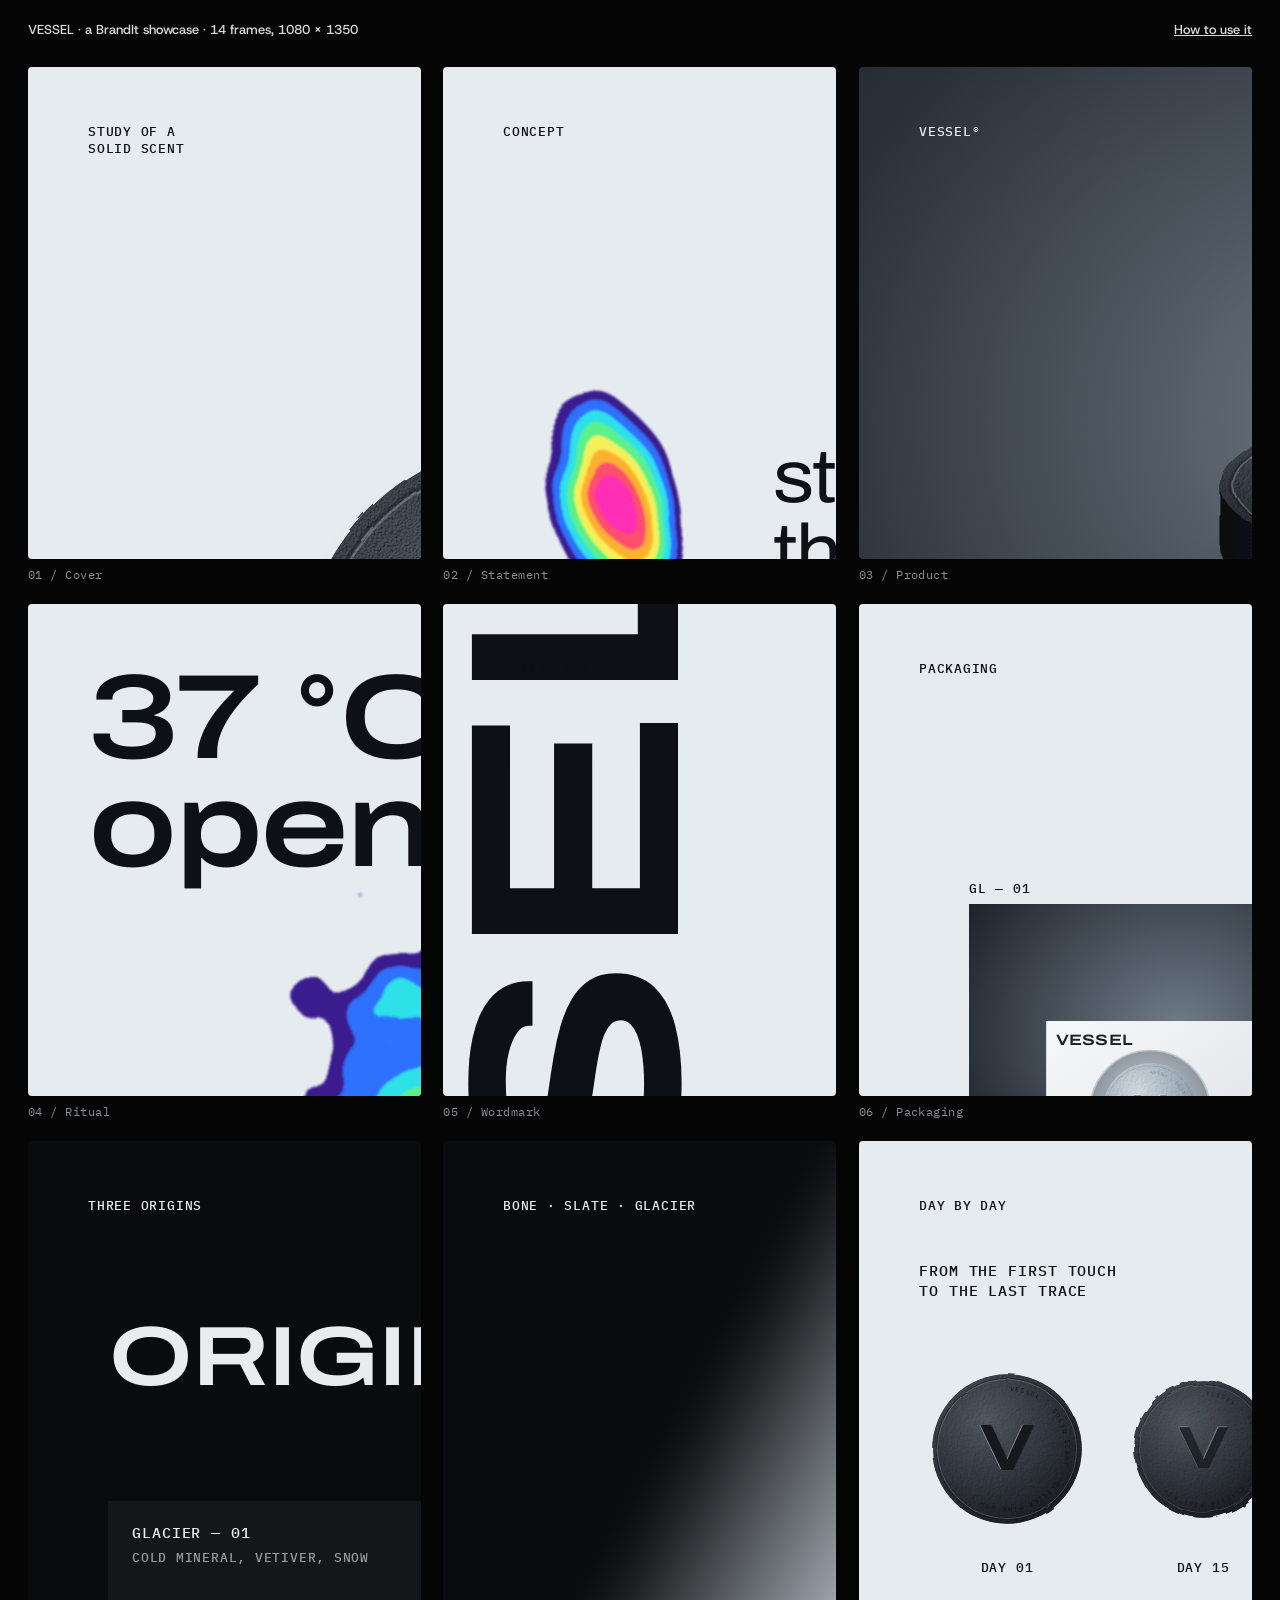
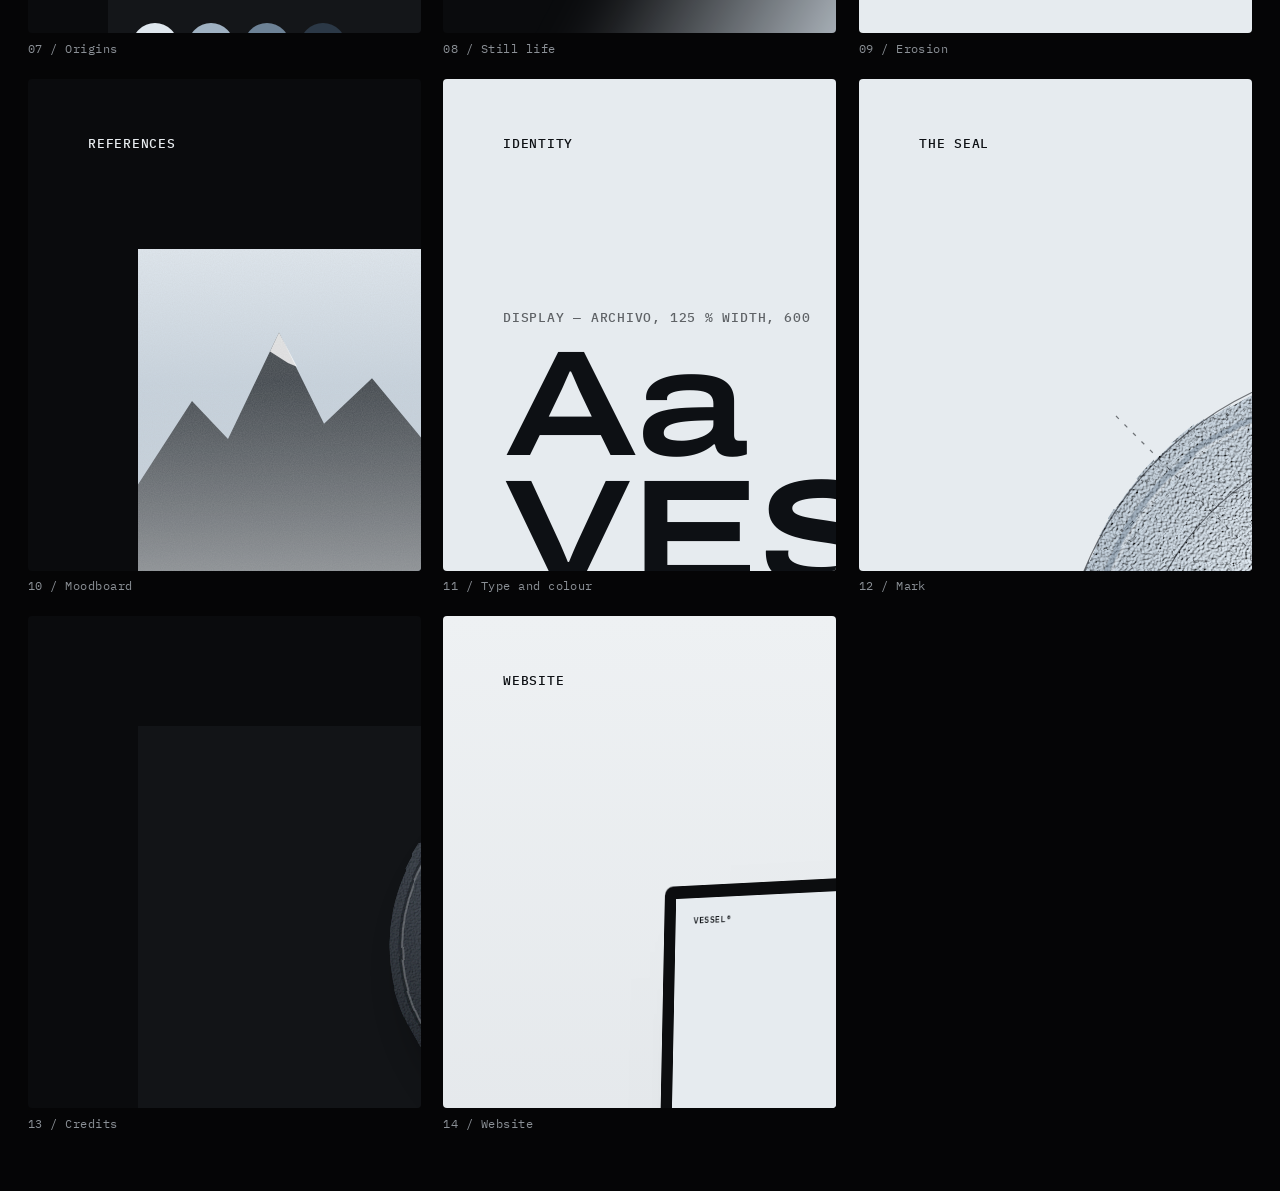
<file: showcase/index.html>
<!doctype html>
<html lang="en">
<head>
<meta charset="utf-8">
<meta name="viewport" content="width=device-width, initial-scale=1">
<title>VESSEL: a BrandIt showcase in 14 frames</title>
<meta name="description" content="A 14-frame Instagram case study for VESSEL, a fictional solid scent pressed into stone. Built in HTML, CSS and SVG with BrandIt.">
<style>
@font-face { font-family: Display; src: url(../fonts/archivo-latin-standard-normal.woff2) format("woff2"); font-weight: 100 900; font-stretch: 62% 125%; }
@font-face { font-family: Display; src: url(../fonts/archivo-latin-ext-standard-normal.woff2) format("woff2"); font-weight: 100 900; font-stretch: 62% 125%; unicode-range: U+0100-024F; }
@font-face { font-family: Mono; src: url(../fonts/ibm-plex-mono-latin-400-normal.woff2) format("woff2"); font-weight: 400; }
@font-face { font-family: Mono; src: url(../fonts/ibm-plex-mono-latin-500-normal.woff2) format("woff2"); font-weight: 500; }
@font-face { font-family: Body; src: url(../fonts/host-grotesk-latin-400-normal.woff2) format("woff2"); font-weight: 400; }
@font-face { font-family: Body; src: url(../fonts/host-grotesk-latin-500-normal.woff2) format("woff2"); font-weight: 500; }
:root { --fog: #e6ebef; --fog-2: #d3dbe2; --ink: #0d1014; --night: #0a0b0d; --steel: #44505c; }
* { box-sizing: border-box; margin: 0; padding: 0; }
html { background: #050506; }
body { font-family: Body, sans-serif; color: var(--ink); -webkit-font-smoothing: antialiased; }
ul { list-style: none; }

/* viewing page */
.top { display: flex; justify-content: space-between; align-items: baseline; padding: 22px 28px; color: #d6d9dc; font: 500 13px/1.3 Body, sans-serif; }
.top a { color: inherit; }
.wall { display: grid; grid-template-columns: repeat(auto-fill, minmax(360px, 1fr)); gap: 22px; padding: 6px 28px 60px; }
.slot { aspect-ratio: 1080 / 1350; position: relative; overflow: hidden; border-radius: 4px; container-type: inline-size; }
.slot .fr { position: absolute; left: 0; top: 0; transform-origin: 0 0; transform: scale(calc(100cqw / 1080px)); }
.cap { margin-top: 8px; color: #8b9096; font: 400 12px/1.3 Mono, monospace; letter-spacing: .04em; }
.export .top, .export .cap { display: none; } .export .wall { display: block; padding: 0; } .export .slot { width: 1080px; height: 1350px; border-radius: 0; } .export .slot .fr { transform: none; }

/* frames */
.fr { position: relative; width: 1080px; height: 1350px; overflow: hidden; background: var(--fog); }
.fr.dark { background: var(--night); color: #e8ecef; }
.m { position: absolute; font: 500 15px/1.32 Mono, monospace; letter-spacing: .06em; text-transform: uppercase; }
.m.s { font-size: 13px; } .m.dim { opacity: .62; }
.word { font-family: Display, sans-serif; font-stretch: 125%; font-weight: 600; letter-spacing: -.02em; line-height: .86; }
.puck, .heat, .land { display: block; }
.ab { position: absolute; }
.rule { position: absolute; height: 1px; background: currentColor; opacity: .3; }
.chip { display: inline-flex; align-items: center; gap: 8px; }
.chip i { width: 22px; height: 22px; border-radius: 50%; display: inline-block; }

/* 01 cover */
.f01 .heat { position: absolute; left: 520px; top: 230px; width: 360px; height: 360px; opacity: .92; mix-blend-mode: multiply; }
.f01 > .puck { position: absolute; left: 230px; top: 330px; }
.f01 .word { position: absolute; left: 56px; bottom: 96px; font-size: 196px; }
/* 02 statement */
.f02 .st { position: absolute; left: 330px; top: 300px; right: 70px; font-family: Display, sans-serif; font-stretch: 110%; font-weight: 400; font-size: 74px; line-height: 1; letter-spacing: -.028em; text-indent: 1.6em; }
.f02 .heat { position: absolute; left: 60px; top: 300px; width: 220px; height: 260px; }
/* 03 product on stage */
.f03 { background: radial-gradient(120% 80% at 50% 26%, #6d7884 0%, #2a3038 48%, #0c0e11 100%); color: #e8ecef; }
.f03 .floor { position: absolute; left: 0; right: 0; bottom: 0; height: 520px; background: linear-gradient(180deg, rgba(255,255,255,0), rgba(220,228,236,.16)); }
.f03 > .puck { position: absolute; left: 330px; top: 250px; }
.carton { position: absolute; }
.carton svg { width: 100%; height: auto; display: block; }
.carton-puck { position: absolute; left: 22.2%; top: 24.6%; }
.carton-a { position: absolute; left: 9%; top: 15%; font: 600 15px/1 Display, sans-serif; font-stretch: 125%; letter-spacing: .02em; color: #1b2026; }
.carton-b { position: absolute; left: 9%; bottom: 12%; font: 500 11px/1.4 Mono, monospace; letter-spacing: .08em; color: #4b545d; }
.carton-dots { position: absolute; right: 12%; top: 34%; display: grid; gap: 12px; }
.carton-dots li { width: 22px; height: 22px; border-radius: 50%; background: #c7cdd3; box-shadow: inset 0 0 0 1px #aab2ba; }
.carton-dots li.on { background: #1b2026; }
.f03 .carton { left: 280px; top: 640px; }
/* 04 ritual heat */
.f04 .heat { position: absolute; left: 120px; top: 190px; width: 840px; height: 900px; }
.f04 > .puck { position: absolute; left: 395px; top: 520px; }
.f04 .big { position: absolute; left: 60px; top: 60px; font: 600 120px/.9 Display, sans-serif; font-stretch: 125%; letter-spacing: -.02em; }
/* 05 tilted wordmark */
.f05 .word { position: absolute; left: -60px; top: 560px; font-size: 300px; rotate: -90deg; transform-origin: 50% 50%; width: 1350px; text-align: center; translate: -480px 0; color: var(--ink); }
.f05 > .puck { position: absolute; left: 430px; top: 300px; }
.f05 .heat { position: absolute; left: 560px; top: 820px; width: 380px; height: 200px; }
/* 06 packaging grid */
.f06 .grid { position: absolute; left: 110px; right: 110px; top: 300px; display: grid; grid-template-columns: 1fr 1fr; gap: 22px; }
.f06 .cell { position: relative; aspect-ratio: 1; background: radial-gradient(90% 80% at 50% 30%, #6f7c8a, #1a1e24 70%); display: grid; place-items: center; }
.f06 .cell.b { background: radial-gradient(90% 80% at 50% 30%, #f3f5f7, #aab4be 75%); }
.f06 .cell .m { left: 0; top: -24px; color: var(--ink); }
.f06 .cell .carton { position: relative; }
/* 07 origins on black */
.f07 .rows { position: absolute; left: 80px; right: 80px; top: 360px; display: grid; gap: 18px; }
.f07 .row { display: grid; grid-template-columns: 1fr 1.25fr; height: 190px; background: #141619; }
.f07 .row .info { padding: 22px 24px; display: flex; flex-direction: column; justify-content: space-between; }
.f07 .row .land { width: 100%; height: 100%; }
.f07 .notes { display: flex; gap: 10px; }
.f07 .notes i { width: 46px; height: 46px; border-radius: 50%; }
/* 08 light beam still life */
.f08 { background: #090a0c; }
.f08 .beam { position: absolute; inset: 0; background: linear-gradient(118deg, transparent 22%, rgba(214,224,233,.85) 38%, rgba(214,224,233,.92) 56%, transparent 74%); filter: blur(26px); }
.f08 .p1 { position: absolute; left: 250px; top: 560px; } .f08 .p2 { position: absolute; left: 470px; top: 470px; } .f08 .p3 { position: absolute; left: 560px; top: 700px; }
/* 09 erosion */
.f09 .half { position: absolute; left: 0; right: 0; height: 675px; }
.f09 .h2 { top: 675px; background: var(--night); color: #e8ecef; }
.f09 .line { position: absolute; left: 60px; right: 60px; top: 220px; display: flex; justify-content: space-between; align-items: center; }
.f09 .line > div { display: grid; justify-items: center; gap: 22px; }
/* 10 moodboard */
.f10 .tile { position: absolute; overflow: hidden; background: #1a1d21; }
.f10 .tile .land, .f10 .tile .heat { width: 100%; height: 100%; }
.f10 .tile.fog { background: var(--fog); color: var(--ink); display: grid; place-items: center; }
/* 11 type and colour */
.f11 .sw { position: absolute; left: 60px; right: 60px; bottom: 60px; display: grid; grid-template-columns: repeat(5, 1fr); height: 300px; }
.f11 .sw div { padding: 16px; display: flex; flex-direction: column; justify-content: flex-end; }
.f11 .type { position: absolute; left: 60px; right: 60px; top: 230px; display: grid; gap: 46px; }
/* 12 mark construction */
.f12 .cons { position: absolute; left: 140px; top: 220px; width: 800px; height: 800px; }
.f12 .cons svg { position: absolute; inset: 0; }
.f12 .cons .puck { position: absolute; left: 0; top: 0; }
/* 13 credits */
.f13 .card { position: absolute; left: 110px; right: 110px; top: 110px; bottom: 150px; background: #121417; }
.f13 > .puck { position: absolute; left: 330px; top: 120px; }
.f13 dl { position: absolute; left: 200px; right: 200px; top: 610px; display: grid; grid-template-columns: 1fr 1.3fr; gap: 18px 30px; font: 500 15px/1.35 Mono, monospace; letter-spacing: .06em; text-transform: uppercase; }
.f13 dt { text-align: right; opacity: .6; }
/* 14 monitor */
.f14 { background: linear-gradient(180deg, #eef1f3, #d6dbe0); }
.f14 .mon { position: absolute; left: 120px; top: 230px; width: 840px; transform: perspective(2200px) rotateY(-14deg) rotateX(2deg); transform-origin: 100% 50%; }
.f14 .scr { position: relative; aspect-ratio: 16 / 10; background: #0c0d0f; border: 14px solid #0c0d0f; border-radius: 10px; overflow: hidden; box-shadow: 40px 60px 80px -40px rgba(0,0,0,.5); }
.f14 .site { position: absolute; inset: 0; background: var(--fog); }
.f14 .stand { width: 180px; height: 360px; margin: -4px auto 0; background: linear-gradient(90deg, #8d959d, #c8ced3 40%, #9aa2aa); clip-path: polygon(30% 0, 70% 0, 82% 100%, 18% 100%); }
.f14 .base { width: 340px; height: 22px; margin: -2px auto 0; border-radius: 50%; background: #9aa2aa; }
</style>
</head>
<body>
<header class="top"><span>VESSEL · a BrandIt showcase · 14 frames, 1080 × 1350</span><a href="../README.md#showcase">How to use it</a></header>
<main class="wall" id="wall"></main>
<script type="module">
import { puck, heat, land, carton } from './render.js';
const F = [];
const corners = (a, b, c, d, dark) => `<p class="m s ${dark ? '' : ''}" style="left:60px;top:56px">${a}</p><p class="m s" style="right:60px;top:56px;text-align:right">${b}</p><p class="m s dim" style="left:60px;bottom:52px">${c}</p><p class="m s dim" style="right:60px;bottom:52px;text-align:right">${d}</p>`;

// 01 cover
F.push(['Cover', 'f01', `${heat({ w: 360, h: 360, shape: 'thumb', seed: 7 })}${puck({ tone: 'slate', size: 560 })}
  ${corners('Study of a<br>solid scent', 'Glacier · Pine · Ash<br>8 g · 60 days', 'Art direction,<br>identity, packaging', 'VESSEL®')}
  <p class="m s" style="left:830px;top:660px;max-width:220px">First contact<br>with warmth.<br>The stone<br>begins to give.</p>
  <p class="word">VESSEL</p>`]);
// 02 statement
F.push(['Statement', 'f02', `${heat({ w: 220, h: 260, shape: 'thumb', seed: 2 })}${corners('Concept', '02', 'VESSEL®', 'Solid scent')}
  <p class="st">Scent kept in stone. It opens in the warmth of a hand and wears away a little with every touch.</p>
  <p class="m" style="left:330px;top:1010px;max-width:330px">No bottle.<br>No spray.<br>No alcohol.</p>
  <p class="m dim" style="left:700px;top:1010px;max-width:320px">Pressed mineral,<br>beeswax and oils.<br>Refill: one puck,<br>one carton.</p>`]);
// 03 product on stage
F.push(['Product', 'f03', `<div class="floor"></div>${puck({ tone: 'slate', view: 'side', size: 420 })}${carton({ tone: 'glacier', w: 520 })}
  ${corners('VESSEL®', 'Glacier', 'Carton, uncoated<br>board, one window', 'Puck 46 mm<br>8 g')}`]);
// 04 ritual
F.push(['Ritual', 'f04', `${heat({ w: 840, h: 900, shape: 'thumb', seed: 11 })}${puck({ tone: 'slate', size: 290, shadow: true })}
  <p class="big">37 °C<br>opens it</p>
  <p class="m" style="left:60px;bottom:180px;max-width:330px">Hold it<br>for ten seconds.<br>Touch wrist,<br>neck, collar.</p>
  ${corners('', 'Ritual', 'Thermal study', 'VESSEL®').replace('<p class="m s " style="left:60px;top:56px"></p>', '')}`]);
// 05 tilted wordmark
F.push(['Wordmark', 'f05', `<p class="word">VESSEL</p>${puck({ tone: 'glacier', size: 480 })}${heat({ w: 380, h: 200, shape: 'smear', seed: 5 })}
  ${corners('Solid form', 'Wordmark', 'Archivo 125 % width', 'VESSEL®')}
  <p class="m s" style="left:640px;top:240px;max-width:320px">Solid form<br>body → skin<br>skin → air</p>`]);
// 06 packaging grid
F.push(['Packaging', 'f06', `${corners('Packaging', 'System of four', 'One carton, one window,<br>one dot for the origin', 'VESSEL®')}
  <div class="grid">
    <div class="cell"><p class="m s">GL — 01</p>${carton({ tone: 'glacier', w: 300 })}</div>
    <div class="cell b"><p class="m s">PI — 02</p>${puck({ tone: 'slate', size: 300 })}</div>
    <div class="cell b"><p class="m s">AS — 03</p>${puck({ tone: 'ash', view: 'side', size: 320 })}</div>
    <div class="cell"><p class="m s">SET</p>${carton({ tone: 'bone', w: 300 })}</div>
  </div>`]);
// 07 origins
F.push(['Origins', 'f07 dark', `${corners('Three origins', 'Notes', 'Each origin has its own stone', 'VESSEL®')}
  <p class="word" style="position:absolute;left:80px;top:180px;font-size:84px;color:#e8ecef">ORIGINS</p>
  <div class="rows">
    ${[['Glacier — 01', 'Cold mineral, vetiver, snow', ['#dfe7ee', '#9fb1c2', '#6d8296', '#2b3846'], 'glacier'], ['Pine — 02', 'Resin, needles, smoke', ['#d8ddd6', '#6f7f74', '#3d4a42', '#1b221e'], 'pine'], ['Ash — 03', 'Warm stone, pepper, ember', ['#e5ddd3', '#a69a8c', '#6b625a', '#2f2b28'], 'ash']].map(([n, d, c, k]) => `<div class="row"><div class="info"><div><p class="m" style="position:static">${n}</p><p class="m s dim" style="position:static;margin-top:6px">${d}</p></div><div class="notes">${c.map((x) => `<i style="background:${x}"></i>`).join('')}</div></div>${land(k, { w: 560, h: 190 })}</div>`).join('')}
  </div>`]);
// 08 still life
F.push(['Still life', 'f08 dark', `<div class="beam"></div><div class="p1">${puck({ tone: 'bone', view: 'side', size: 340 })}</div><div class="p2">${puck({ tone: 'slate', view: 'side', size: 300 })}</div><div class="p3">${puck({ tone: 'glacier', view: 'side', size: 330 })}</div>
  ${corners('Bone · Slate · Glacier', 'Still life', 'One light, three stones', 'VESSEL®')}`]);
// 09 erosion
F.push(['Erosion', 'f09', `<div class="half">${corners('Day by day', 'Wear', '', '')}<p class="m" style="left:60px;top:120px;max-width:420px">From the first touch<br>to the last trace</p>
    <div class="line">${[0, 0.25, 0.5, 0.75, 1].map((w, i) => `<div>${puck({ tone: 'slate', size: 176, wear: w, shadow: false })}<p class="m s" style="position:static">Day ${String([1, 15, 30, 45, 60][i]).padStart(2, '0')}</p></div>`).join('')}</div></div>
  <div class="half h2"><p class="m s" style="left:60px;top:40px">Bone</p><div class="line" style="top:160px">${[0, 0.25, 0.5, 0.75, 1].map((w) => `<div>${puck({ tone: 'bone', size: 176, wear: w, shadow: false })}</div>`).join('')}</div>
  <p class="m s dim" style="left:60px;bottom:52px">Nothing is wasted:<br>the last trace is skin</p><p class="m s dim" style="right:60px;bottom:52px;text-align:right">VESSEL®</p></div>`]);
// 10 moodboard
F.push(['Moodboard', 'f10 dark', `${corners('References', 'Mood', 'Fog, stone, warmth', 'VESSEL®')}
  <div class="tile" style="left:110px;top:170px;width:300px;height:380px">${land('glacier', { w: 300, h: 380 })}</div>
  <div class="tile fog" style="left:470px;top:250px;width:260px;height:260px">${puck({ tone: 'slate', size: 220 })}</div>
  <div class="tile" style="left:780px;top:140px;width:230px;height:300px">${heat({ w: 230, h: 300, shape: 'thumb', seed: 21 })}</div>
  <div class="tile fog" style="left:360px;top:600px;width:420px;height:220px"><p class="word" style="font-size:64px">VESSEL</p></div>
  <div class="tile" style="left:60px;top:640px;width:250px;height:330px">${land('ash', { w: 250, h: 330 })}</div>
  <div class="tile" style="left:820px;top:520px;width:200px;height:420px">${land('pine', { w: 200, h: 420 })}</div>
  <div class="tile fog" style="left:400px;top:880px;width:320px;height:300px">${puck({ tone: 'bone', view: 'side', size: 280 })}</div>
  <div class="tile" style="left:770px;top:1000px;width:210px;height:170px;background:#e6ebef"><p class="m s" style="left:14px;top:14px;color:#0d1014">GL · PI · AS<br>8 g<br>60 days</p></div>`]);
// 11 type and colour
F.push(['Type and colour', 'f11', `${corners('Identity', 'Type and colour', '', '')}
  <div class="type"><div><p class="m s dim" style="position:static">Display — Archivo, 125 % width, 600</p><p class="word" style="font-size:150px;margin-top:14px">Aa VESSEL</p></div>
  <div><p class="m s dim" style="position:static">Text — Host Grotesk 400</p><p style="font-size:44px;line-height:1.1;letter-spacing:-.015em;margin-top:12px;max-width:820px">Scent kept in stone. It opens in the warmth of a hand.</p></div>
  <div><p class="m s dim" style="position:static">Labels — IBM Plex Mono 500</p><p class="m" style="position:static;margin-top:12px">First contact with warmth · Day 01 → Day 60</p></div></div>
  <div class="sw">${[['#e6ebef', 'Fog', '#0d1014'], ['#9fb1c2', 'Glacier', '#0d1014'], ['#44505c', 'Steel', '#fff'], ['#0d1014', 'Night', '#fff'], ['linear-gradient(180deg,#2e6fff,#2fe0e8,#f5f05a,#ff4f6d,#ff2fb4)', 'Heat', '#0d1014']].map(([c, n, t]) => `<div style="background:${c};color:${t}"><p class="m s" style="position:static">${n}<br>${c.startsWith('#') ? c : 'trace only'}</p></div>`).join('')}</div>`]);
// 12 mark construction
F.push(['Mark', 'f12', `${corners('The seal', 'Construction', 'Ring text 8.5 % of radius', 'VESSEL®')}
  <div class="cons">${puck({ tone: 'glacier', size: 800, shadow: false })}
  <svg viewBox="0 0 800 800"><g fill="none" stroke="#0d1014" stroke-opacity=".55" stroke-width="1.2"><circle cx="400" cy="400" r="340"/><circle cx="400" cy="400" r="265"/><circle cx="400" cy="400" r="120" stroke-dasharray="6 6"/>
  <path d="M0 400 H800 M400 0 V800 M117 117 L683 683 M683 117 L117 683" stroke-dasharray="4 8"/></g>
  <g font-family="Mono" font-size="14" fill="#0d1014"><text x="752" y="392">R</text><text x="672" y="392">0.78 R</text><text x="410" y="30">X</text></g></svg></div>`]);
// 13 credits
F.push(['Credits', 'f13 dark', `<div class="card"></div>${puck({ tone: 'slate', size: 420 })}
  <dl><dt>Project</dt><dd>VESSEL® solid scent</dd><dt>Year</dt><dd>2026</dd><dt>Scope</dt><dd>Art direction, identity,<br>packaging, website</dd><dt>Origins</dt><dd>Glacier · Pine · Ash</dd><dt>Made with</dt><dd>BrandIt</dd></dl>
  <p class="m s dim" style="left:0;right:0;bottom:200px;text-align:center">Fictional brand · concept study</p>
  <p class="m s dim" style="left:60px;bottom:52px">VESSEL®</p><p class="m s dim" style="right:60px;bottom:52px">studio.set</p>`]);
// 14 website
F.push(['Website', 'f14', `${corners('Website', 'vessel.studio', 'One page, three origins,<br>a refill subscription', 'VESSEL®')}
  <div class="mon"><div class="scr"><div class="site">
    <p class="m s" style="left:22px;top:18px;font-size:10px">VESSEL®</p><p class="m s" style="right:22px;top:18px;font-size:10px">Shop · Origins · Ritual</p>
    <div style="position:absolute;left:330px;top:70px">${puck({ tone: 'slate', size: 230 })}</div>
    <div style="position:absolute;left:460px;top:60px;width:170px;height:170px;mix-blend-mode:multiply">${heat({ w: 170, h: 170, seed: 9 })}</div>
    <p class="word" style="position:absolute;left:22px;bottom:18px;font-size:112px">VESSEL</p></div></div>
    <div class="stand"></div><div class="base"></div></div>`]);

const exportMode = new URLSearchParams(location.search).has('export');
if (exportMode) document.documentElement.classList.add('export');
document.getElementById('wall').innerHTML = F.map(([name, cls, html], i) => `<figure><div class="slot"><section class="fr ${cls}" id="frame-${String(i + 1).padStart(2, '0')}" aria-label="${name}">${html}</section></div><figcaption class="cap">${String(i + 1).padStart(2, '0')} / ${name}</figcaption></figure>`).join('');
document.fonts.ready.then(() => document.documentElement.dataset.ready = '1');
</script>
</body>
</html>
</file>
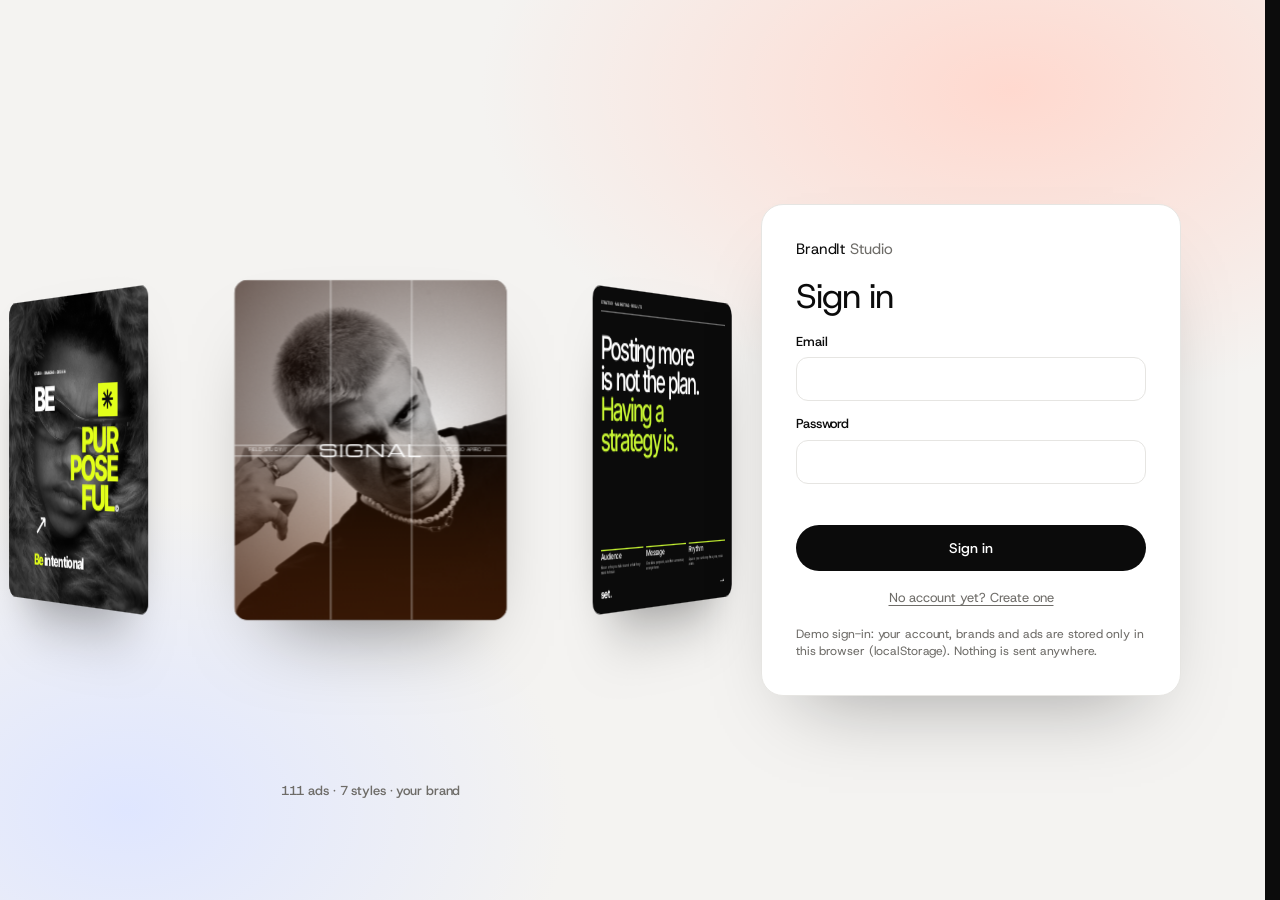
<file: studio/index.html>
<!doctype html>
<html lang="en">
<head>
<meta charset="utf-8">
<meta name="viewport" content="width=device-width, initial-scale=1, viewport-fit=cover">
<title>BrandIt Studio</title>
<meta name="description" content="Make social posts and ads from the BrandIt library: pick a template, add your photo and logo, change colours and fonts, export PNG or SVG.">
<link rel="icon" href="data:image/svg+xml,%3Csvg xmlns='http://www.w3.org/2000/svg' viewBox='0 0 32 32'%3E%3Ccircle cx='16' cy='16' r='14' fill='none' stroke='%23111' stroke-width='2.4'/%3E%3Ccircle cx='16' cy='16' r='4' fill='%23e8401c'/%3E%3C/svg%3E">
<link rel="stylesheet" href="studio.css?v=44">
<script>try{var t=localStorage.getItem("brandit.theme")||"system";t=t.replace(/"/g,"");document.documentElement.dataset.theme=t==="system"?(matchMedia("(prefers-color-scheme: dark)").matches?"dark":"light"):t;}catch(e){}</script>
</head>
<body>
<!-- Sign in (simulated: accounts live in this browser only) -->
<section class="auth" id="auth" hidden aria-labelledby="auth-h">
  <div class="auth-stage" aria-hidden="true"><div class="orbit" data-orbit></div><p class="stage-cap">111 ads · 7 styles · your brand</p></div>
  <div class="auth-card">
    <p class="logo">BrandIt <span>Studio</span></p>
    <h1 id="auth-h" class="h2" data-auth-title>Sign in</h1>
    <form data-auth-form novalidate>
      <label data-name-row hidden>Name<input name="name" autocomplete="name" maxlength="40"></label>
      <label>Email<input name="email" type="email" autocomplete="email" required></label>
      <label>Password<input name="password" type="password" autocomplete="current-password" required minlength="4"></label>
      <p class="err" role="alert" data-auth-err></p>
      <button class="btn wide" type="submit" data-auth-submit>Sign in</button>
    </form>
    <button type="button" class="link" data-auth-switch>No account yet? Create one</button>
    <p class="hint">Demo sign-in: your account, brands and ads are stored only in this browser (localStorage). Nothing is sent anywhere.</p>
  </div>
</section>

<div class="page" id="app" hidden>
  <header class="top">
    <a class="logo" href="#/library">BrandIt <span>Studio</span></a>
    <div class="top-right">
      <div class="dd" data-dd="brand" data-label="Brand"></div>
      <div class="dd" data-dd="user"></div>
    </div>
  </header>

  <!-- Library -->
  <section class="screen" id="library" aria-labelledby="lib-h">
    <div class="intro"><p class="label">Library</p><h1 id="lib-h" class="statement">Clean ads for every feed. Pick a look, add your photo and logo, export every format.</h1><a class="guide-link" href="#/guide">How to have better marketing <svg class="arr" viewBox="0 0 24 24" aria-hidden="true"><path d="M5 12h14M13 6l6 6-6 6"/></svg></a></div>
    <div class="bar">
      <div class="chips" role="group" aria-label="Style" data-cats></div><div class="showcase-bar in-bar"><label class="btn file-btn">Load showcase folder<input type="file" accept="image/*" multiple webkitdirectory data-sc-folder hidden></label><button type="button" class="btn btn--line" data-sc-shuffle>Shuffle photos and colours</button><button type="button" class="link" data-sc-clear hidden>Remove showcase photos</button><p class="hint" data-sc-note></p></div>
      <div class="bar-right"><label class="btn btn--line file-btn lib-photo">Preview with my photo<input type="file" accept="image/*" data-lib-image hidden></label><div class="dd" data-dd="lib-format" data-label="Format"></div><div class="dd" data-dd="lib-pal" data-label="Colours"></div></div>
    </div>
    <ul class="grid" data-lib-grid></ul>
  </section>

  <!-- Editor -->
  <section class="screen" id="editor" aria-labelledby="ed-h" hidden>
    <div class="editor">
      <form class="panel" data-form onsubmit="return false">
        <div class="panel-head"><h1 id="ed-h" class="h2" data-ed-name>Editor</h1><p class="muted" data-ed-cat></p></div>
        <div class="dd full" data-dd="template" data-label="Template"></div>
        <div class="tabs" role="tablist" aria-label="Edit">
          <button type="button" role="tab" data-tab="text" aria-selected="true">Text</button>
          <button type="button" role="tab" data-tab="photo" aria-selected="false">Photo</button>
          <button type="button" role="tab" data-tab="layers" aria-selected="false">Layers</button>
          <button type="button" role="tab" data-tab="colours" aria-selected="false">Colours</button>
          <button type="button" role="tab" data-tab="size" aria-selected="false">Size</button>
          <button type="button" role="tab" data-tab="series" aria-selected="false">Series</button>
        </div>

        <div class="pane" data-pane="text" role="tabpanel">
          <div class="fontrow"><div class="dd full" data-dd="fd" data-label="Headline font"></div><div class="dd full" data-dd="ft" data-label="Text font"></div></div>
          <input type="file" accept=".ttf,.otf,.woff,.woff2,font/*" data-font-file hidden>
          <label class="check"><input type="checkbox" data-onefont> One font for every text</label>
          <div class="reveal" data-onefont-wrap><div><div class="dd full" data-dd="onefont" data-label="Font"></div></div></div>
          <div data-fields class="fields"></div>
          <div class="row2"><button type="button" class="btn btn--line" data-reset="text">Back to example</button><button type="button" class="btn btn--line" data-reset="nudge">Reset positions</button></div>
          <div class="mover">
            <p class="flabel">Move the selected text</p>
            <label class="check small"><input type="checkbox" data-snap checked> Snap to grid and centre, keep inside the edges</label>
            <p class="hint" data-picked hidden></p>
            <div class="pad" data-nudge aria-label="Move text">
              <button type="button" class="u" data-move="0,-1" aria-label="Move up"><svg viewBox="0 0 24 24"><path d="M6 15l6-6 6 6"/></svg></button>
              <button type="button" class="l" data-move="-1,0" aria-label="Move left"><svg viewBox="0 0 24 24"><path d="M15 6l-6 6 6 6"/></svg></button>
              <button type="button" class="c" data-move="center" aria-label="Centre horizontally"><i></i></button>
              <button type="button" class="r" data-move="1,0" aria-label="Move right"><svg viewBox="0 0 24 24"><path d="M9 6l6 6-6 6"/></svg></button>
              <button type="button" class="d" data-move="0,1" aria-label="Move down"><svg viewBox="0 0 24 24"><path d="M6 9l6 6 6-6"/></svg></button>
            </div>
          </div>
        </div>

        <div class="pane" data-pane="photo" role="tabpanel" hidden>
          <div class="psel-row" data-psel></div>
          <div class="slots" data-slots></div>
          <div class="row2" data-one-photo>
            <label class="btn file-btn">Upload photo<input type="file" accept="image/*" data-ed-image hidden></label>
            <label class="btn btn--line file-btn">Import logo<input type="file" accept="image/*,.svg" data-ed-logo hidden></label>
            <label class="btn btn--line file-btn">Add another image<input type="file" accept="image/*" data-add-img hidden></label>
          </div>
          <div class="group">
            <label class="range"><span>Left – right</span><input type="range" min="0" max="100" step="1" data-st="ix"></label>
            <label class="range"><span>Up – down</span><input type="range" min="0" max="100" step="1" data-st="iy"></label>
            <label class="range"><span>Zoom</span><input type="range" min="1" max="2.5" step=".01" data-st="iz"></label>
            <label class="range"><span>Overlay</span><input type="range" min="0" max="1" step=".01" data-st="ov"></label>
            <label class="range"><span>Logo size</span><input type="range" min=".4" max="3" step=".05" data-st="ls"></label>
          </div>
          <div class="group photofx" data-photo-fx></div>
          <button type="button" class="btn btn--line" data-reset="photo">Reset photo</button>
        </div>

        <div class="pane" data-pane="layers" role="tabpanel" hidden>
          <div class="layers-ui" data-layers-ui>
          <div class="layers-head"><p class="label">Layers</p><label class="btn btn--line file-btn add-img"><svg viewBox="0 0 24 24" aria-hidden="true"><path d="M12 5v14M5 12h14"/></svg>Add image<input type="file" accept="image/*" data-add-img hidden></label></div>
          <ol class="layers" data-layers></ol>
          <div class="layer-props" data-layer-props></div>
          </div>
        </div>
        <div class="pane" data-pane="colours" role="tabpanel" hidden>
          <p class="g-title">Ready-made colours</p>
          <div class="swatches" data-ed-pals></div>
          <p class="g-title" data-ed-grads-l>Gradient over the photo</p><div class="chips" data-ed-grads></div>
          <p class="g-title">Shade</p>
          <div class="shade" data-shade></div>
          <p class="g-title">Your own colours</p>
          <div class="colours" data-ed-colours></div>
          <div class="row2"><button type="button" class="btn btn--line" data-save-pal>Save as my palette</button><button type="button" class="btn btn--line" data-reset="colours">Reset colours</button></div>
        </div>



        <div class="pane" data-pane="size" role="tabpanel" hidden>
          <div class="chips sizes" data-ed-formats></div>
        </div>

        <div class="pane" data-pane="series" role="tabpanel" hidden>
          
          <div class="chips" data-pager-kinds></div>
          <div class="pager-ctl" data-pager-ctl>
            <label class="stepper"><span>This post</span><button type="button" data-pg="i,-1" aria-label="Previous">−</button><output data-pg-i>1</output><button type="button" data-pg="i,1" aria-label="Next">+</button></label>
            <label class="stepper"><span>Posts in total</span><button type="button" data-pg="n,-1" aria-label="Fewer">−</button><output data-pg-n>5</output><button type="button" data-pg="n,1" aria-label="More">+</button></label>
            <p class="g-title">Position</p><div class="chips" data-pager-pos></div>
            <p class="colour-one">Colour <button type="button" class="cdot" data-pager-cbtn aria-label="Numbering colour"><i></i></button></p>
          </div>
        </div>
      </form>
      <div class="stage">
        <p class="editing" data-editing hidden></p>
        <div class="canvas" data-canvas></div>
      </div>
      <aside class="variants" aria-label="Variants">
        <div class="actions ed-bar">
          <div class="dd" data-dd="project"></div>
          <button type="button" class="btn btn--save" data-save-post>Save</button>
          <div class="xmenu"><button type="button" class="btn btn--line ic" data-xbtn aria-haspopup="menu" aria-expanded="false" aria-label="Export" title="Export"><svg viewBox="0 0 24 24" aria-hidden="true"><path d="M12 4v11M7 10l5 5 5-5M5 19h14"/></svg></button>
            <div class="xlist" role="menu" data-xlist hidden><button type="button" role="menuitem" data-export="png">PNG<em data-xs="png"></em></button><button type="button" role="menuitem" data-export="png2">PNG 2×<em data-xs="png2"></em></button><button type="button" role="menuitem" data-export="svg">SVG<em>vector</em></button><hr><button type="button" role="menuitem" data-publish>Publish to my profile</button><button type="button" role="menuitem" data-export="json">Copy settings</button></div></div>
          <p class="status" role="status" data-status></p>
        </div>
        <div class="rpane" data-rpane="variants">
          <p class="label">Every format</p><div class="vgrid" data-v-formats></div>
          <p class="label" data-v-grads-l>Photo gradients</p><div class="vgrid themes" data-v-grads></div>
          <p class="label">Every palette</p><div class="vgrid themes" data-v-pals></div>
        </div>
      </aside>
    </div>
  </section>

  <!-- Sets -->
  <section class="screen" id="sets" aria-labelledby="set-h" hidden>
    <div class="intro"><p class="label">Packs</p><h1 id="set-h" class="statement">Ten posts that share one look: the same fonts, colours and components. Pick a pack, switch it to your brand and save it as a project.</h1></div>
    <div class="bar">
      <div class="chips" role="group" aria-label="Pack" data-sets></div>
      <div class="bar-right"><div class="dd" data-dd="set-pal" data-label="Colours"></div><div class="dd" data-dd="set-format" data-label="Format"></div></div>
    </div>
    <div class="pack-head"><div data-pack-about></div><div class="pack-actions"><button type="button" class="btn btn--line" data-set-export>Export PNGs</button><button type="button" class="btn btn--save" data-set-save>Save as project</button></div></div>
    <ul class="grid" data-set-grid></ul>
  </section>

  <!-- Projects -->
  <section class="screen" id="projects" aria-labelledby="pr-h" hidden>
    <div class="intro"><p class="label">My projects</p><h1 id="pr-h" class="statement">Plan a series before you post it. Save designs to a project, put them in order and export them in one go.</h1></div>
    <div class="projects">
      <aside class="proj-list"><ul data-proj-list></ul><button type="button" class="btn btn--line" data-proj-new>+ New project</button></aside>
      <div class="proj-main">
        <div class="proj-head"><input class="proj-name" data-proj-name aria-label="Project name" maxlength="40"><div class="proj-actions"><button type="button" class="btn" data-proj-export>Export all as PNG</button><div class="proj-set"><button type="button" class="btn btn--line ic" data-proj-set aria-haspopup="menu" aria-expanded="false" aria-label="Project settings" title="Project settings"><svg viewBox="0 0 24 24" aria-hidden="true"><circle cx="12" cy="12" r="3"/><path d="M19.4 15a1.7 1.7 0 0 0 .3 1.8l.1.1a2 2 0 1 1-2.8 2.8l-.1-.1a1.7 1.7 0 0 0-1.8-.3 1.7 1.7 0 0 0-1 1.5V21a2 2 0 1 1-4 0v-.1a1.7 1.7 0 0 0-1.1-1.5 1.7 1.7 0 0 0-1.8.3l-.1.1a2 2 0 1 1-2.8-2.8l.1-.1a1.7 1.7 0 0 0 .3-1.8 1.7 1.7 0 0 0-1.5-1H3a2 2 0 1 1 0-4h.1a1.7 1.7 0 0 0 1.5-1.1 1.7 1.7 0 0 0-.3-1.8l-.1-.1a2 2 0 1 1 2.8-2.8l.1.1a1.7 1.7 0 0 0 1.8.3H9a1.7 1.7 0 0 0 1-1.5V3a2 2 0 1 1 4 0v.1a1.7 1.7 0 0 0 1 1.5 1.7 1.7 0 0 0 1.8-.3l.1-.1a2 2 0 1 1 2.8 2.8l-.1.1a1.7 1.7 0 0 0-.3 1.8V9a1.7 1.7 0 0 0 1.5 1H21a2 2 0 1 1 0 4h-.1a1.7 1.7 0 0 0-1.5 1z"/></svg></button><div class="xlist" role="menu" data-proj-menu hidden><button type="button" role="menuitem" data-proj-rename>Rename project</button><hr><button type="button" role="menuitem" class="danger" data-proj-delete>Delete project</button></div></div></div></div>
        <p class="hint" data-proj-hint></p>
        <ol class="grid posts" data-proj-grid></ol>
      </div>
    </div>
  </section>

  <!-- Profile -->
  <section class="screen" id="profile" aria-labelledby="pf-name" hidden>
    <div class="pf">
      <div class="pf-cover" data-pf-cover><button type="button" class="btn pf-cover-btn" data-pf-cover-btn>Change cover</button></div>
      <div class="pf-id">
        <button type="button" class="pf-avatar" data-pf-avatar aria-label="Change profile photo"></button>
        <h1 id="pf-name" class="pf-name" data-pf-name></h1>
        <p class="pf-handle" data-pf-handle></p>
        <p class="pf-bio" data-pf-bio></p>
        <div class="pf-actions" data-pf-actions></div>
        <dl class="pf-stats" data-pf-stats></dl>
      </div>
      <div class="pf-bar"><div class="chips" data-pf-tabs></div><div data-pf-tools></div></div>
      <ol class="grid pf-grid" data-pf-grid></ol>
      <p class="pf-empty" data-pf-empty hidden></p>
    </div>
    <input type="file" accept="image/*" data-pf-file hidden>
  </section>

  <!-- Guide -->
  <section class="screen" id="guide" aria-labelledby="gd-h" hidden>
    <article class="article guide">
      <a class="btn btn--line back" href="#/library">Back to the library</a>
      <header class="g-hero">
        <h1 id="gd-h">How to have better marketing</h1>
        <p class="lead">A short method you can finish this week. Write the answers down as you read, then use them every time you open BrandIt.</p>
      </header>

      <section class="g-sec">
        <h2>Write the sentence you stand for</h2>
        <p>Fill in the blanks and keep it on one line. If it does not fit, you are saying too much.</p>
        <p class="g-fill">For <u>these people</u> who want <u>this</u>, we <u>do this</u>, so that <u>this changes for them</u>.</p>
        <p class="g-eg">For runners who train before work, we make light jackets that dry in an hour, so that they can go straight to the office.</p>
        <p>Then pick three words for how a stranger should describe you after one post, for example <i>calm, precise, warm</i>. Every post has to fit all three.</p>
      </section>

      <section class="g-sec">
        <h2>Describe the people you want</h2>
        <p>Answer these about one real customer, not about “everyone”.</p>
        <ul class="g-list">
          <li>What do they already follow and buy?</li>
          <li>What are they tired of seeing?</li>
          <li>What would make them stop scrolling?</li>
          <li>What do they need to believe before they buy?</li>
        </ul>
      </section>

      <section class="g-sec">
        <h2>Fix your kit once</h2>
        <p>Decide these one time and save them in <a href="#/brands">Brands</a>, so every post starts from the same place.</p>
        <dl class="g-kit">
          <div><dt>Fonts</dt><dd>Two: one for headlines, one for small text.</dd></div>
          <div><dt>Colours</dt><dd>A background, a text colour and one accent. The accent marks one thing per post.</dd></div>
          <div><dt>Logo</dt><dd>Small, same corner, every time.</dd></div>
          <div><dt>Margins</dt><dd>The same distance from the edge on every format.</dd></div>
        </dl>
      </section>

      <section class="g-sec">
        <h2>Choose the photo first</h2>
        <p>People see the picture before they read a word. A good one does half the selling.</p>
        <ul class="g-list">
          <li>One subject, nothing competing with it.</li>
          <li>Empty space where the headline will sit.</li>
          <li>The same kind of light across the whole feed.</li>
          <li>Your own product in real use, shot or licensed by you.</li>
        </ul>
        <p>Squint at the post. If you cannot tell what it is about, change the photo before you change the text.</p>
      </section>

      <section class="g-sec">
        <h2>Give each post one job</h2>
        <p>Decide the job before you open a template, then pick the look that does it best.</p>
        <dl class="g-kit">
          <div><dt>Show it</dt><dd>The product, big and clear. Try <b>Bold photo</b>.</dd></div>
          <div><dt>Prove it</dt><dd>A number, a result, a before and after. Try <b>Data &amp; stats</b>.</dd></div>
          <div><dt>Explain it</dt><dd>Answer the question people ask most. Try <b>Editorial</b>.</dd></div>
          <div><dt>Invite</dt><dd>One clear action and a date. Try <b>Professional</b>.</dd></div>
          <div><dt>Be you</dt><dd>The people and the work behind it. Try <b>Minimal</b>.</dd></div>
        </dl>
      </section>

      <section class="g-sec">
        <h2>Keep a weekly rhythm</h2>
        <p>Three posts a week is enough if they come every week. Plan the week on Monday in ten minutes.</p>
        <ul class="g-flow">
          <li><b>Plan</b><span>Write the job and one headline under eight words for each post.</span></li>
          <li><b>Make</b><span>Use two or three templates and reuse them all week.</span></li>
          <li><b>Review</b><span>Save the posts to one project and look at them side by side.</span></li>
          <li><b>Ship</b><span>Export every format and schedule them.</span></li>
        </ul>
        <p>After four weeks, look at saves and shares, not likes. Make more of what people saved.</p>
      </section>

      <section class="g-sec">
        <h2>Study brands built in public</h2>
        <p>These Instagram profiles show brand building as it happens: identity, logos, colour combinations and the intent behind them. Open one and count how few decisions it repeats.</p>
        <ul class="accs"><li><a class="ig-acc" href="https://www.instagram.com/distopion/" target="_blank" rel="noopener noreferrer"><svg viewBox="0 0 24 24" aria-hidden="true"><rect x="3" y="3" width="18" height="18" rx="5"/><circle cx="12" cy="12" r="4"/><circle cx="17.5" cy="6.5" r=".6" fill="currentColor" stroke="none"/></svg><span><b>Distopion</b><small>@distopion</small></span><svg class="out" viewBox="0 0 24 24" aria-hidden="true"><path d="M8 16 16 8M9 8h7v7"/></svg></a></li><li><a class="ig-acc" href="https://www.instagram.com/atem.lab/" target="_blank" rel="noopener noreferrer"><svg viewBox="0 0 24 24" aria-hidden="true"><rect x="3" y="3" width="18" height="18" rx="5"/><circle cx="12" cy="12" r="4"/><circle cx="17.5" cy="6.5" r=".6" fill="currentColor" stroke="none"/></svg><span><b>Atem Lab</b><small>@atem.lab</small></span><svg class="out" viewBox="0 0 24 24" aria-hidden="true"><path d="M8 16 16 8M9 8h7v7"/></svg></a></li><li><a class="ig-acc" href="https://www.instagram.com/obby.jappari/" target="_blank" rel="noopener noreferrer"><svg viewBox="0 0 24 24" aria-hidden="true"><rect x="3" y="3" width="18" height="18" rx="5"/><circle cx="12" cy="12" r="4"/><circle cx="17.5" cy="6.5" r=".6" fill="currentColor" stroke="none"/></svg><span><b>Obby Jappari</b><small>@obby.jappari</small></span><svg class="out" viewBox="0 0 24 24" aria-hidden="true"><path d="M8 16 16 8M9 8h7v7"/></svg></a></li><li><a class="ig-acc" href="https://www.instagram.com/softriver.co/" target="_blank" rel="noopener noreferrer"><svg viewBox="0 0 24 24" aria-hidden="true"><rect x="3" y="3" width="18" height="18" rx="5"/><circle cx="12" cy="12" r="4"/><circle cx="17.5" cy="6.5" r=".6" fill="currentColor" stroke="none"/></svg><span><b>Softriver</b><small>@softriver.co</small></span><svg class="out" viewBox="0 0 24 24" aria-hidden="true"><path d="M8 16 16 8M9 8h7v7"/></svg></a></li><li><a class="ig-acc" href="https://www.instagram.com/ovyonlabs/" target="_blank" rel="noopener noreferrer"><svg viewBox="0 0 24 24" aria-hidden="true"><rect x="3" y="3" width="18" height="18" rx="5"/><circle cx="12" cy="12" r="4"/><circle cx="17.5" cy="6.5" r=".6" fill="currentColor" stroke="none"/></svg><span><b>Ovyon Labs</b><small>@ovyonlabs</small></span><svg class="out" viewBox="0 0 24 24" aria-hidden="true"><path d="M8 16 16 8M9 8h7v7"/></svg></a></li><li><a class="ig-acc" href="https://www.instagram.com/pedro.ajo/" target="_blank" rel="noopener noreferrer"><svg viewBox="0 0 24 24" aria-hidden="true"><rect x="3" y="3" width="18" height="18" rx="5"/><circle cx="12" cy="12" r="4"/><circle cx="17.5" cy="6.5" r=".6" fill="currentColor" stroke="none"/></svg><span><b>Pedro Ajo</b><small>@pedro.ajo</small></span><svg class="out" viewBox="0 0 24 24" aria-hidden="true"><path d="M8 16 16 8M9 8h7v7"/></svg></a></li><li><a class="ig-acc" href="https://www.instagram.com/archived/" target="_blank" rel="noopener noreferrer"><svg viewBox="0 0 24 24" aria-hidden="true"><rect x="3" y="3" width="18" height="18" rx="5"/><circle cx="12" cy="12" r="4"/><circle cx="17.5" cy="6.5" r=".6" fill="currentColor" stroke="none"/></svg><span><b>Archived</b><small>@archived</small></span><svg class="out" viewBox="0 0 24 24" aria-hidden="true"><path d="M8 16 16 8M9 8h7v7"/></svg></a></li></ul>
      </section>

      <section class="g-sec">
        <h2>Check before you post</h2>
        <ul class="checks" data-checks><li tabindex="0" role="checkbox" aria-checked="false">The headline reads in one second on a phone.</li><li tabindex="0" role="checkbox" aria-checked="false">There is one clear thing to look at first.</li><li tabindex="0" role="checkbox" aria-checked="false">It uses your fonts, colours and logo.</li><li tabindex="0" role="checkbox" aria-checked="false">It makes sense without the caption.</li><li tabindex="0" role="checkbox" aria-checked="false">It fits your three words.</li></ul>
        <div class="reveal g-done" data-checks-done><div><p><b>You are probably ready to post.</b> Treat this as the beginning, not the finish. Keep learning from other brands and platforms, watch what your posts do, and above all keep listening to your customers: they decide what your brand means.</p></div></div>
      </section>
      <a class="btn g-end" href="#/library">Open the library</a>
    </article>
  </section>

  <!-- Brands -->
  <section class="screen" id="brands" aria-labelledby="br-h" hidden>
    <div class="intro"><p class="label">Brands</p><h1 id="br-h" class="statement">Save every brand you work on. Switch one and the whole library takes its name, logo, colours and fonts.</h1></div>
    <div class="brands">
      <ul class="brand-list" data-brand-list></ul>
      <form class="kit" data-kit onsubmit="return false">
        <label>Name<input name="name" maxlength="24"></label>
        <label>Short mark (1–3 letters)<input name="short" maxlength="3"></label>
        <label class="check"><input type="checkbox" name="useLogo" data-use-logo> Use logo instead of the short mark and name</label>
        <div class="logo-row"><span class="logo-prev" data-logo-prev></span><label class="btn btn--line file-btn">Import logo<input type="file" accept="image/*,.svg" data-kit-logo hidden></label><button type="button" class="btn btn--line ic" data-logo-remove aria-label="Remove logo" title="Remove logo"><svg viewBox="0 0 24 24" aria-hidden="true"><path d="M4 7h16M10 11v6M14 11v6M6 7l1 12a2 2 0 0 0 2 2h6a2 2 0 0 0 2-2l1-12M9 7V4h6v3"/></svg></button></div>
        <label>Handle<input name="handle" maxlength="40"></label>
        <label>Website<input name="url" maxlength="60"></label>
        <label>City<input name="place" maxlength="40"></label>
        <fieldset class="bcols"><legend>Brand colours</legend><div class="colours" data-bcols></div></fieldset>
        <div class="dd full" data-dd="bfd" data-label="Brand headline font"></div>
        <div class="dd full" data-dd="bft" data-label="Brand text font"></div>
        <p class="hint" hidden>Contrast: <span data-contrast></span></p>
        <button type="button" class="link danger" data-brand-delete>Delete this brand</button>
      </form>
      <div class="kit-preview" data-kit-preview></div>
    </div>
  </section>
</div>

<div class="loader" data-loader hidden aria-hidden="true"><div class="deck" data-deck></div><div class="bloom" role="presentation"><i style="--k:0"></i><i style="--k:1"></i><i style="--k:2"></i><i style="--k:3"></i><i style="--k:4"></i><i style="--k:5"></i></div><p><span>Loading your studio</span></p></div>
<div class="confirm" data-confirm hidden role="alertdialog" aria-modal="true" aria-labelledby="cf-t"><div class="confirm-card"><p id="cf-t" class="h3" data-cf-title></p><p class="muted" data-cf-text></p><div class="row2"><button type="button" class="btn btn--danger" data-cf-yes>Yes, do it</button><button type="button" class="btn btn--line" data-cf-no>Cancel</button></div></div></div>
<div class="confirm pf-pick" data-pf-pick hidden role="dialog" aria-modal="true" aria-labelledby="pp-t"><div class="confirm-card"><div class="pp-head"><p id="pp-t" class="h3">Publish a design</p><button type="button" class="x" data-pp-close aria-label="Close">×</button></div><p class="muted">Pick a post from your projects. It shows on your profile, where others can view it and use it.</p><ol class="pp-grid" data-pp-grid></ol></div></div>
<div class="confirm pf-modal" data-pf-modal hidden role="dialog" aria-modal="true" aria-labelledby="pm-t"><div class="confirm-card"><div class="pp-head"><p id="pm-t" class="h3" data-pm-title></p><button type="button" class="x" data-pm-close aria-label="Close">×</button></div><div class="pm-body" data-pm-body></div></div></div>
<div class="sheet-bg" data-sheet-bg hidden></div>
<section class="sheet" data-settings hidden role="dialog" aria-modal="true" aria-labelledby="set-title">
  <div class="sheet-head"><h2 id="set-title" class="h2">Settings</h2><button type="button" class="x" data-close aria-label="Close settings">×</button></div>
  <p class="muted" data-account></p>
  <div class="opt"><div><b>Sound effects</b><span>Clicks when you navigate and pick things</span></div><button type="button" class="switch" role="switch" data-toggle="sound"><i></i></button></div>
  <div class="opt"><div><b>Motion and click effects</b><span>3D intro, click ripples, card motion</span></div><button type="button" class="switch" role="switch" data-toggle="fx"><i></i></button></div>
  <div class="opt"><div><b>Appearance</b><span>Light, dark or follow the system</span></div><div class="seg" data-themes><button type="button" data-theme-v="light">Light</button><button type="button" data-theme-v="dark">Dark</button><button type="button" data-theme-v="system">System</button></div></div>
  <div class="opt col"><div><b>Backup</b><span>Download everything in this account as one file, just in case.</span></div>
    <div class="row2"><button type="button" class="btn" data-backup>Download backup</button><label class="btn btn--line file-btn">Restore from file<input type="file" accept=".json,application/json" data-restore hidden></label></div><p class="hint" data-backup-note></p></div>
  <div class="opt"><div><b>Account</b><span>Signed in on this browser only</span></div><button type="button" class="btn btn--line" data-signout>Sign out</button></div>
</section>
<nav class="dock" aria-label="Screens" data-dock hidden>
  <a href="#/library" data-screen="library">Library</a>
  <a href="#/editor" data-screen="editor">Editor</a>
  <a href="#/sets" data-screen="sets">Packs</a>
  <a href="#/projects" data-screen="projects">Projects</a>
  <a href="#/brands" data-screen="brands">Brands</a>
</nav>
<style id="bi-css"></style>
<style id="bi-user-fonts"></style>
<script type="module" src="studio.js?v=44"></script>
</body>
</html>
</file>
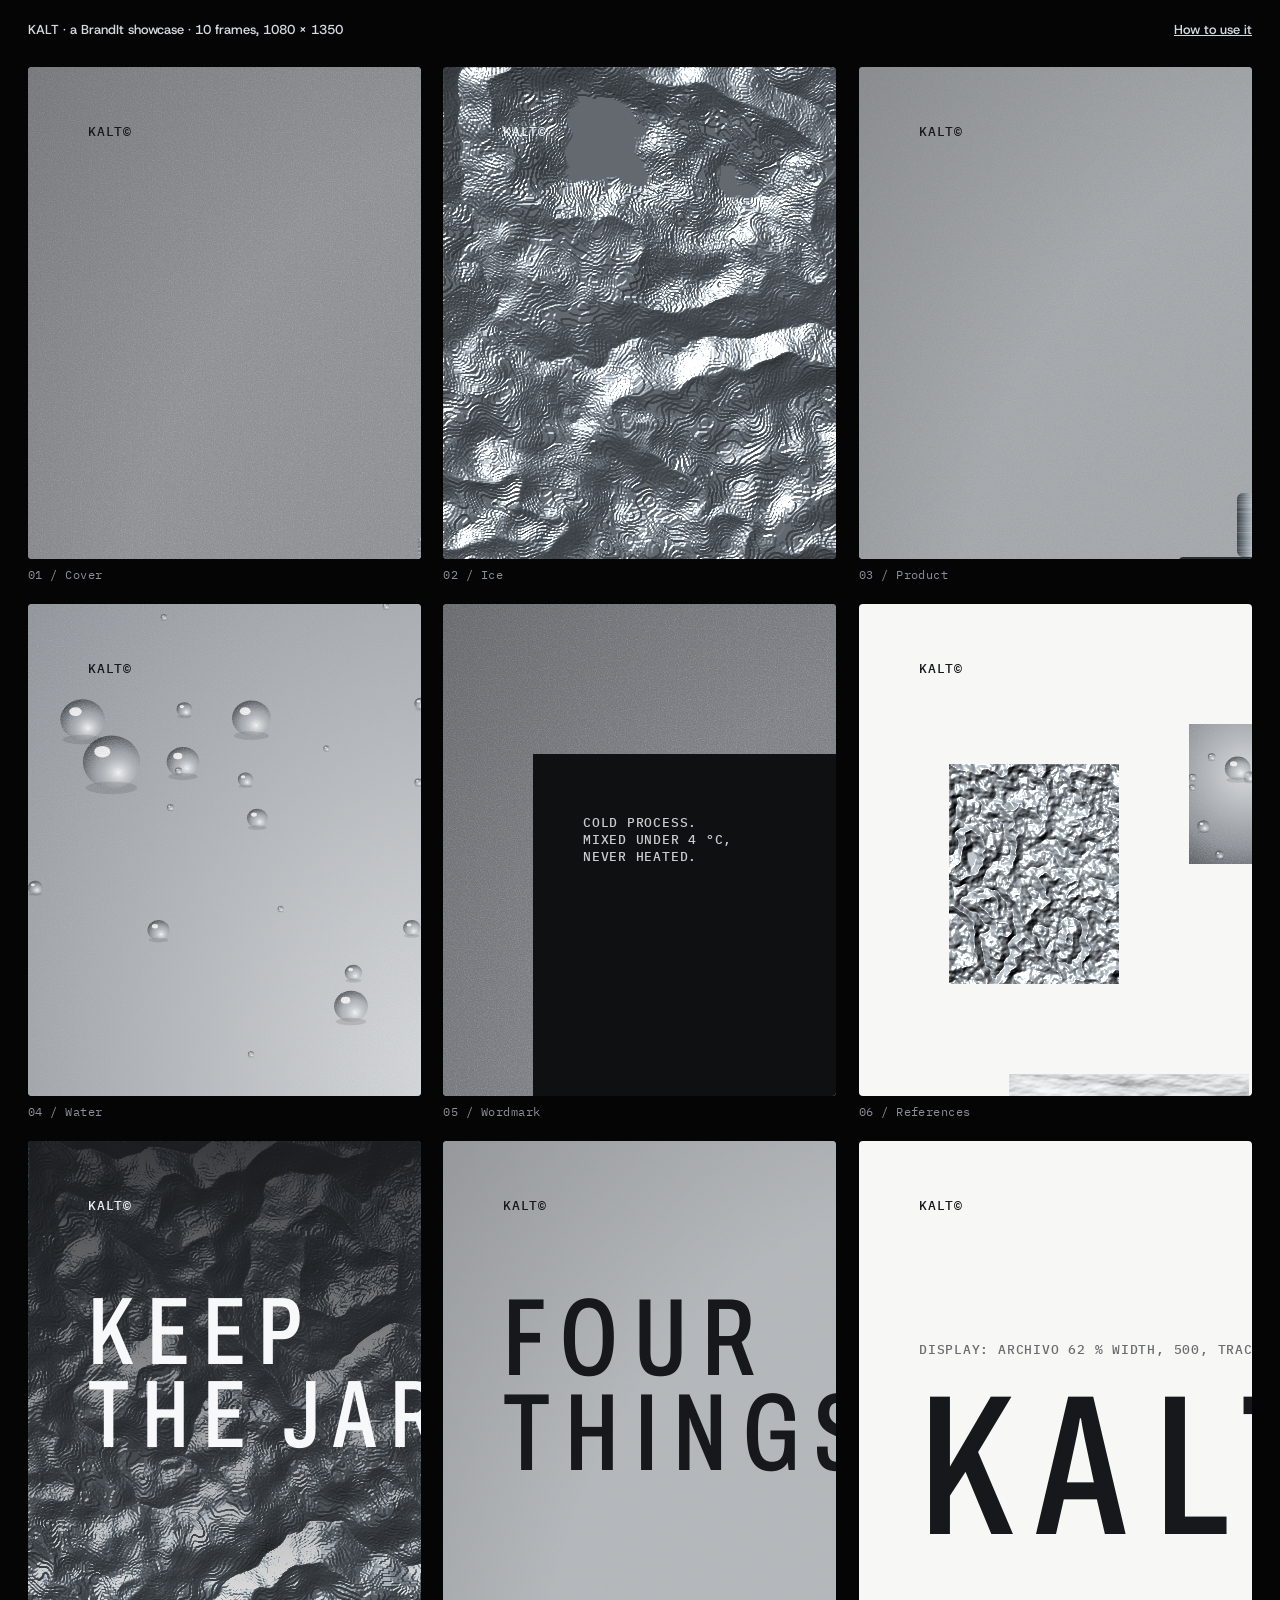
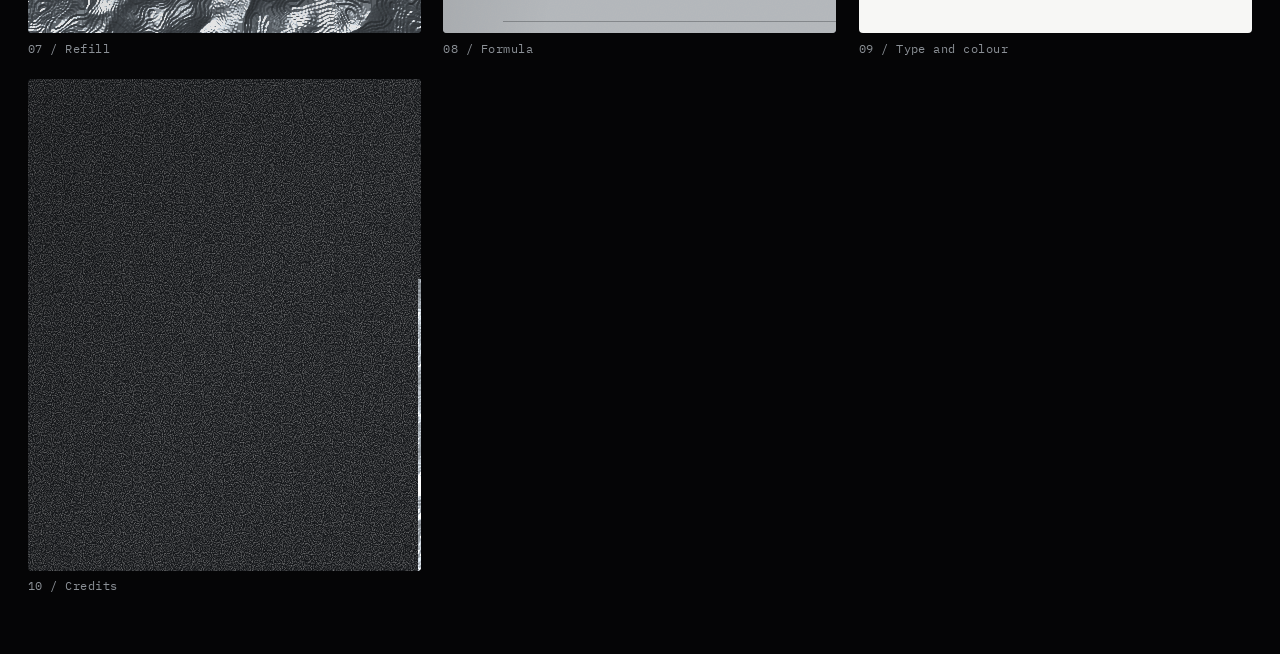
<file: showcase/kalt.html>
<!doctype html>
<html lang="en">
<head>
<meta charset="utf-8">
<meta name="viewport" content="width=device-width, initial-scale=1">
<title>KALT: a BrandIt showcase in 10 frames</title>
<meta name="description" content="A 10-frame Instagram case study for KALT, a fictional cold-process skincare line. Film grain, ice, frost and brushed steel, all drawn in SVG with BrandIt.">
<link rel="stylesheet" href="frames.css">
<style>
:root { --grain: #8e9094; --fog: #c9ccd0; --ice: #e8eef2; --frost: #f6f8f9; --metal: #5e646b; --ink: #16181b; --paper: #f7f7f5; }
.fr { background: var(--grain); color: var(--ink); }
.fr.dark { background: var(--ink); color: var(--ice); }
.fr.paper { background: var(--paper); }
.kw { font-stretch: 62%; font-weight: 500; letter-spacing: .14em; }
.call { position: absolute; height: 1px; background: var(--ink); transform-origin: 0 50%; }
.call::before { content: ""; position: absolute; left: -4px; top: -4px; width: 9px; height: 9px; border-radius: 50%; border: 1px solid var(--ink); background: var(--frost); }
.thumb { position: absolute; overflow: hidden; }
.thumb > .art { position: absolute; left: 0; top: 0; }
.f05 .card { position: absolute; left: 90px; right: 90px; top: 150px; bottom: 150px; background: #0e1012; }
.f08 .row { position: absolute; left: 60px; right: 480px; display: grid; grid-template-columns: 70px 1fr; gap: 18px; padding-top: 18px; border-top: 1px solid rgba(22,24,27,.3); }
.sw { position: absolute; left: 60px; right: 60px; bottom: 60px; height: 300px; display: grid; grid-template-columns: repeat(6, 1fr); }
.sw div { position: relative; }
.sw .m { left: 14px; bottom: 14px; }
</style>
</head>
<body>
<header class="top"><span>KALT · a BrandIt showcase · 10 frames, 1080 × 1350</span><a href="../README.md#showcase">How to use it</a></header>
<main class="wall" id="wall"></main>
<script type="module">
import { grain, ice, frost, bottle, jar, drops } from './draw.js';
const F = [];
const corners = (a, b, c, d) => [[a, 'left:60px;top:56px'], [b, 'right:60px;top:56px;text-align:right'], [c, 'left:60px;bottom:52px', 'dim'], [d, 'right:60px;bottom:52px;text-align:right', 'dim']]
  .filter(([t]) => t).map(([t, s, k = '']) => `<p class="m s ${k}" style="${s}">${t}</p>`).join('');
const at = (x, y, html) => `<div class="ab" style="left:${x}px;top:${y}px">${html}</div>`;
const thumb = (x, y, w, h, html) => `<div class="thumb" style="left:${x}px;top:${y}px;width:${w}px;height:${h}px">${html}</div>`;
// callout: a line from (x,y) with a length and an angle, and a label at its end
const call = (x, y, len, deg, label, lx, ly, align = 'left') => `<span class="call" style="left:${x}px;top:${y}px;width:${len}px;rotate:${deg}deg"></span><p class="m s" style="left:${lx}px;top:${ly}px;text-align:${align}">${label}</p>`;

// 01 cover: a small picture in the middle of a grain field, labelled on both sides
F.push(['Cover', 'f01', `${grain({ seed: 2 })}
  ${thumb(390, 470, 300, 380, ice({ w: 300, h: 380, seed: 12, scale: 1.8 }) + at(95, 96, bottle({ size: 210, shadow: false })))}
  <p class="m s" style="left:150px;top:640px;text-align:right;width:210px">Cold process<br>skincare</p>
  <p class="m s" style="left:720px;top:640px;width:210px">Made at<br>4 °C</p>
  ${corners('KALT©', 'Case study<br>2026', 'Identity, packaging,<br>art direction', 'Fictional brand')}
  <p class="word kw" style="left:0;right:0;bottom:150px;text-align:center;font-size:58px">KALT</p>`]);
// 02 ice macro
F.push(['Ice', 'f02 dark', `${ice({ w: 1080, h: 1350, seed: 5, dark: true, scale: 2.4 })}<div class="ab scrim" style="left:0;right:0;bottom:0;height:620px;background:linear-gradient(180deg,rgba(22,24,27,0),rgba(22,24,27,.88))"></div>
  ${corners('KALT©', '02', '', 'Texture study')}
  <p class="m" style="left:60px;bottom:120px;max-width:470px;color:#f6f8f9">Formulated cold.<br>Nothing is heated,<br>so the actives<br>arrive whole.</p>`]);
// 03 product on frost with callouts
F.push(['Product', 'f03', `${grain({ seed: 4, tone: '#a3a7ab' })}${at(0, 820, frost({ w: 1080, h: 530 }))}
  ${at(300, 330, bottle({ size: 620 }))}${at(560, 770, jar({ size: 380 }))}
  ${call(420, 380, 210, 0, 'Airless pump', 650, 370)}
  ${call(440, 640, 250, -12, 'Brushed steel<br>0.4 mm wall', 700, 560)}
  ${call(330, 900, 200, 160, 'Serum · 30 ml', 60, 950)}
  ${call(760, 820, 160, -40, 'Hex jar, refill<br>cream · 50 ml', 860, 680)}
  ${corners('KALT©', 'Product', 'Serum and cream', 'Steel, glass insert')}`]);
// 04 water drops
F.push(['Water', 'f04', `${drops({ w: 1080, h: 1350, seed: 14, count: 160 })}
  ${corners('KALT©', 'Water first', '', '04')}
  <p class="word kw" style="left:60px;bottom:110px;font-size:120px;color:#f6f8f9">WATER<br>FIRST</p>`]);
// 05 dark card with wordmark and four text blocks
F.push(['Wordmark', 'f05', `${grain({ seed: 6, tone: '#7d8085' })}<div class="card"></div>
  <p class="word kw" style="left:0;right:0;top:560px;text-align:center;font-size:150px;color:var(--ice)">KALT©</p>
  <p class="m s" style="left:140px;top:210px;max-width:300px;color:var(--fog)">Cold process.<br>Mixed under 4 °C,<br>never heated.</p>
  <p class="m s" style="right:140px;top:210px;max-width:300px;text-align:right;color:var(--fog)">Three steps.<br>Mist, serum, cream.<br>Nothing else.</p>
  <p class="m s" style="left:140px;bottom:210px;max-width:300px;color:var(--fog)">Steel and glass.<br>Refills in paper.</p>
  <p class="m s" style="right:140px;bottom:210px;max-width:300px;text-align:right;color:var(--fog)">For skin that<br>runs warm.</p>`]);
// 06 scattered grid of small pictures on paper
const tiles = [
  [90, 160, 170, 220, ice({ w: 170, h: 220, seed: 31, scale: 0.4 })], [330, 120, 140, 140, drops({ w: 140, h: 140, seed: 3, count: 14 })], [560, 200, 200, 250, grain({ w: 200, h: 250, seed: 7 }) + at(58, 30, bottle({ size: 200, shadow: false }))],
  [830, 120, 160, 200, ice({ w: 160, h: 200, seed: 8, dark: true, scale: 0.5 })], [150, 470, 240, 180, frost({ w: 240, h: 180, seed: 9 })], [470, 560, 150, 190, drops({ w: 150, h: 190, seed: 5, count: 18 })],
  [700, 520, 280, 200, grain({ w: 280, h: 200, seed: 12, tone: '#c9ccd0' }) + at(40, 40, jar({ size: 200, shadow: false }))], [80, 760, 190, 250, ice({ w: 190, h: 250, seed: 17, scale: 0.7 })],
  [360, 850, 210, 160, grain({ w: 210, h: 160, seed: 13, tone: '#16181b' })], [650, 820, 150, 210, frost({ w: 150, h: 210, seed: 19 })], [860, 800, 140, 180, drops({ w: 140, h: 180, seed: 23, count: 16 })],
  [230, 1080, 160, 150, ice({ w: 160, h: 150, seed: 41, dark: true, scale: 0.4 })], [560, 1100, 230, 150, ice({ w: 230, h: 150, seed: 44, scale: 0.9 })],
];
F.push(['References', 'f06 paper', `${tiles.map(([x, y, w, h, a]) => thumb(x, y, w, h, a)).join('')}
  <p class="word kw" style="left:388px;top:900px;font-size:44px;color:var(--frost)">KALT</p>
  ${corners('KALT©', 'References', 'Ice, steel, water, grain', '06')}`]);
// 07 jar on dark ice
F.push(['Refill', 'f07 dark', `${ice({ w: 1080, h: 1350, seed: 22, dark: true, scale: 2 })}<div class="ab scrim" style="left:0;right:0;top:0;height:560px;background:linear-gradient(0deg,rgba(22,24,27,0),rgba(22,24,27,.85))"></div>${at(250, 500, jar({ size: 580 }))}
  ${corners('KALT©', 'Refill', 'The jar stays.<br>The cream comes in paper.', '07')}
  <p class="word kw" style="left:60px;top:150px;font-size:96px;color:var(--frost)">KEEP<br>THE JAR</p>`]);
// 08 formula sheet
const rows = [['01', 'Glacial water', 'Base of every step. Filtered, not boiled.'], ['02', 'Niacinamide 4 %', 'Calms redness and evens tone.'], ['03', 'Cold-pressed oat oil', 'Pressed under 30 °C to keep the lipids.'], ['04', 'Menthyl lactate', 'A cool touch that fades in a minute.']];
F.push(['Formula', 'f08', `${grain({ seed: 9, tone: '#b3b7bb' })}${at(660, 300, bottle({ size: 700 }))}
  <p class="word kw" style="left:60px;top:150px;font-size:110px">FOUR<br>THINGS</p>
  ${rows.map(([nr, a, b], i) => `<div class="row" style="top:${480 + i * 170}px"><p class="m s" style="position:static">${nr}</p><div><p class="m" style="position:static">${a}</p><p style="margin-top:8px;font-size:22px;line-height:1.3;max-width:420px">${b}</p></div></div>`).join('')}
  ${corners('KALT©', 'Formula', '', '08')}`]);
// 09 type and colour
const pal = [['#8e9094', 'Grain', '#16181b'], ['#c9ccd0', 'Fog', '#16181b'], ['#e8eef2', 'Ice', '#16181b'], ['#f6f8f9', 'Frost', '#16181b'], ['#5e646b', 'Metal', '#fff'], ['#16181b', 'Ink', '#fff']];
F.push(['Type and colour', 'f09 paper', `${corners('KALT©', 'Type and colour', '', '09')}
  <p class="m s dim" style="left:60px;top:200px">Display: Archivo 62 % width, 500, tracked</p>
  <p class="word kw" style="left:60px;top:240px;font-size:200px">KALT</p>
  <p class="m s dim" style="left:60px;top:500px">Text: Host Grotesk 400</p>
  <p style="position:absolute;left:60px;top:540px;max-width:820px;font-size:46px;line-height:1.1;letter-spacing:-.015em">Formulated cold. Nothing is heated, so the actives arrive whole.</p>
  <p class="m s dim" style="left:60px;top:740px">Labels: IBM Plex Mono 500</p>
  <p class="m" style="left:60px;top:775px">Serum · 30 ml · Made at 4 °C</p>
  <div class="sw">${pal.map(([c, n, t]) => `<div style="background:${c};color:${t}"><p class="m s">${n}<br>${c}</p></div>`).join('')}</div>`]);
// 10 credits
F.push(['Credits', 'f10 dark', `${grain({ seed: 11, tone: '#16181b', amount: 0.3 })}
  ${thumb(390, 200, 300, 380, ice({ w: 300, h: 380, seed: 12, scale: 1.8 }) + at(95, 96, bottle({ size: 210, shadow: false })))}
  <p class="word kw" style="left:0;right:0;top:660px;text-align:center;font-size:80px;color:var(--ice)">KALT©</p>
  <p class="m s" style="left:200px;top:820px;width:300px;text-align:right;color:var(--fog);line-height:2">Project<br>Year<br>Scope<br>Made with</p>
  <p class="m s" style="left:540px;top:820px;width:400px;color:var(--ice);line-height:2">KALT© cold skincare<br>2026<br>Identity, packaging, feed<br>BrandIt</p>
  <p class="m s dim" style="left:0;right:0;bottom:120px;text-align:center;color:var(--fog)">Fictional brand · concept study</p>`]);

const exportMode = new URLSearchParams(location.search).has('export');
if (exportMode) document.documentElement.classList.add('export');
document.getElementById('wall').innerHTML = F.map(([name, cls, html], i) => `<figure><div class="slot"><section class="fr ${cls}" id="frame-${String(i + 1).padStart(2, '0')}" aria-label="${name}">${html}</section></div><figcaption class="cap">${String(i + 1).padStart(2, '0')} / ${name}</figcaption></figure>`).join('');
document.fonts.ready.then(() => document.documentElement.dataset.ready = '1');
</script>
</body>
</html>
</file>
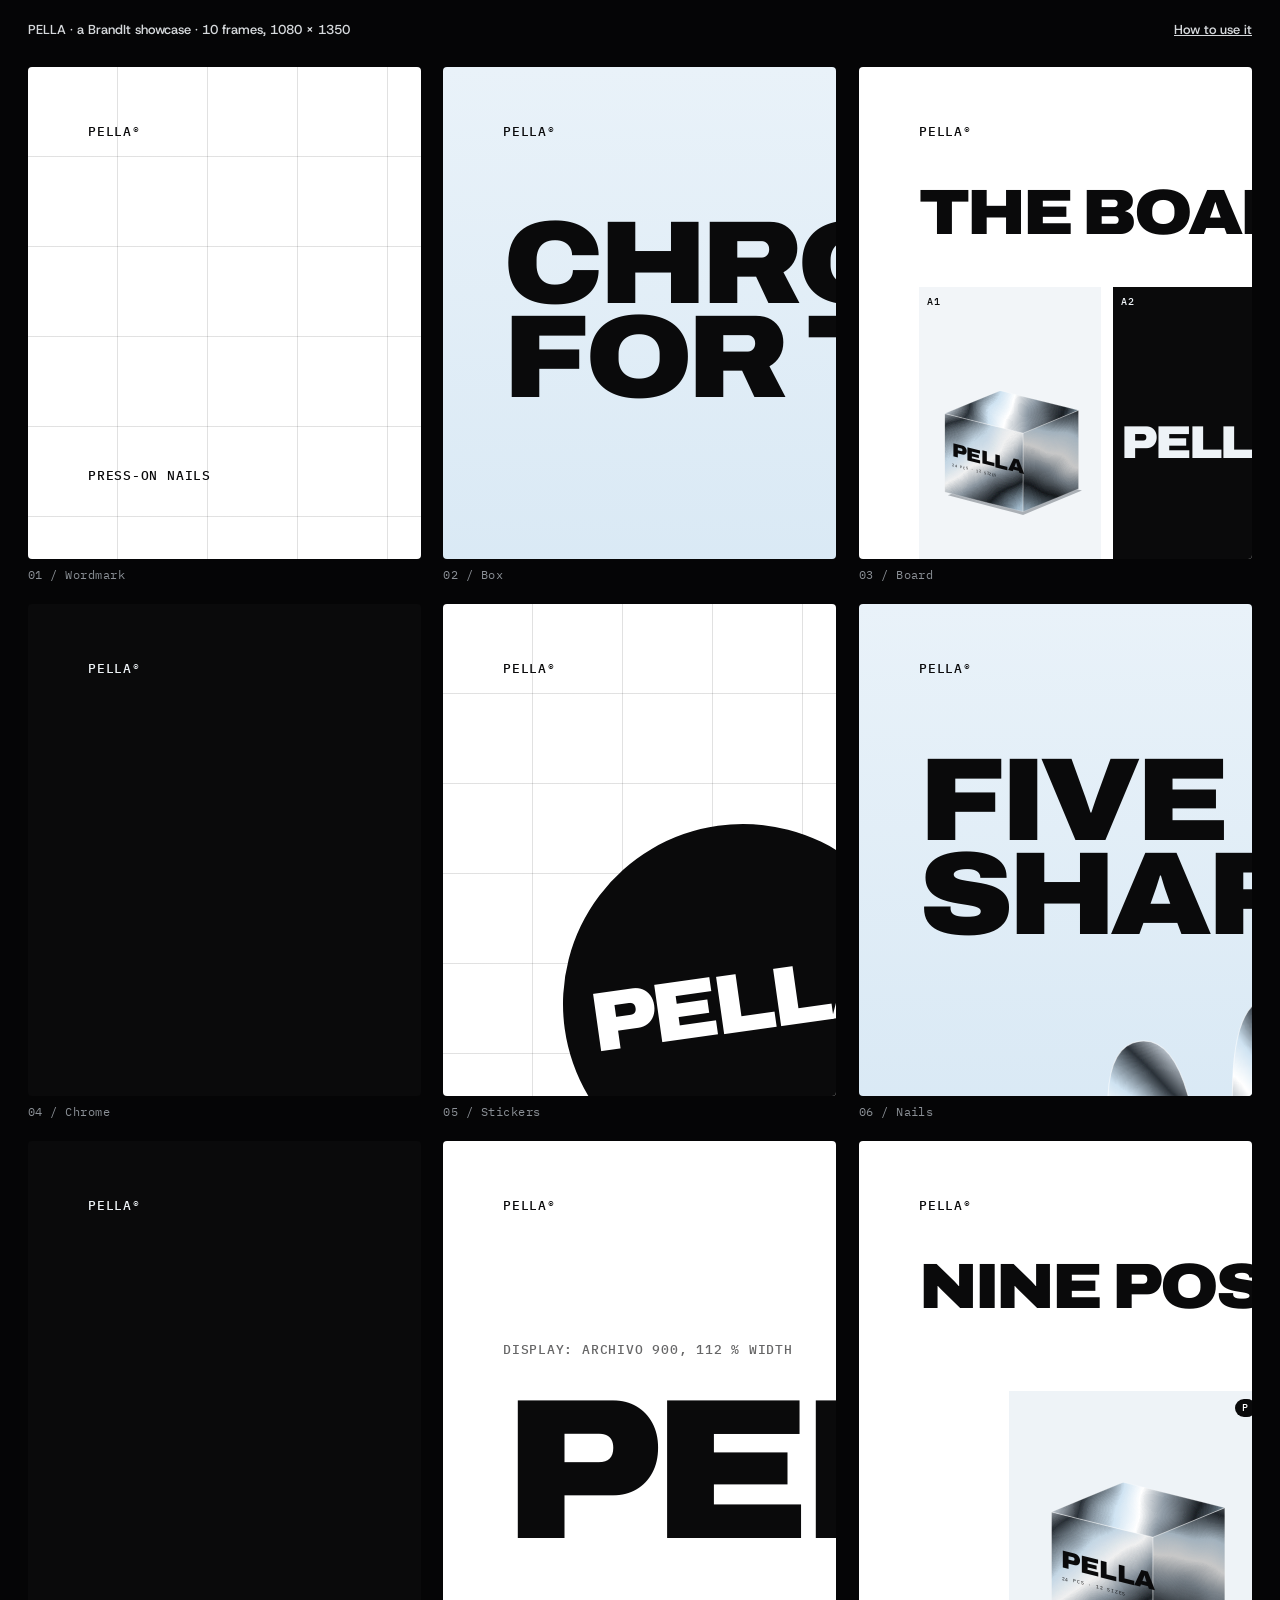
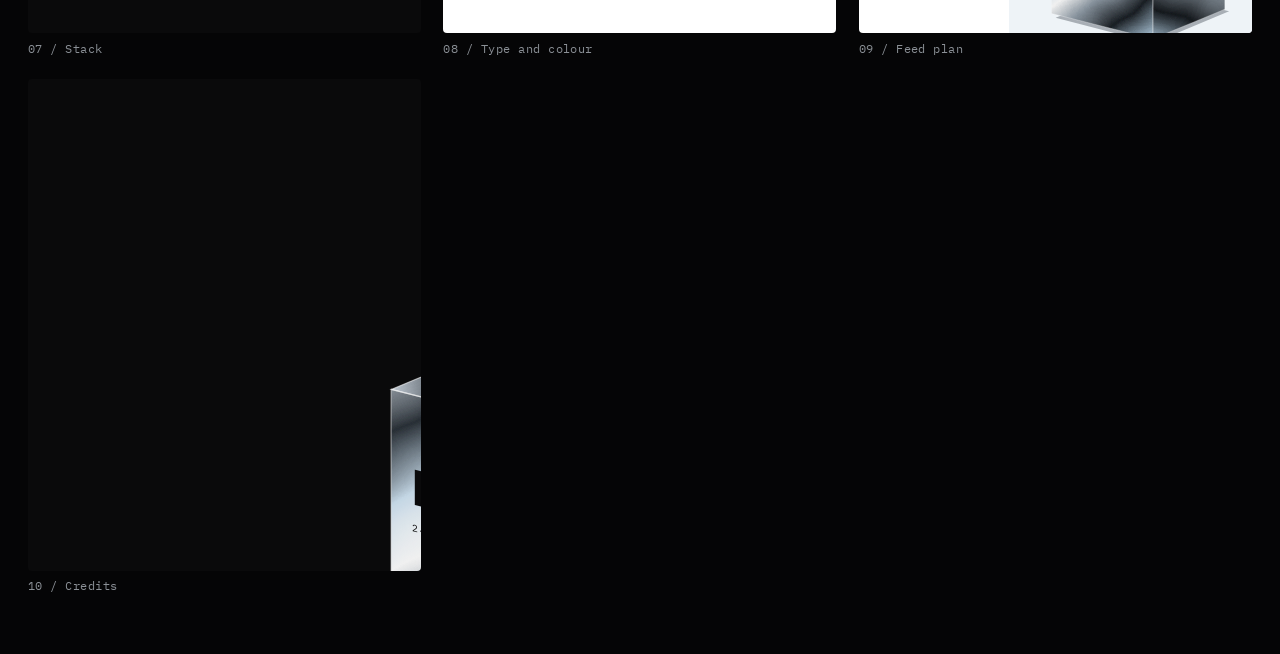
<file: showcase/pella.html>
<!doctype html>
<html lang="en">
<head>
<meta charset="utf-8">
<meta name="viewport" content="width=device-width, initial-scale=1">
<title>PELLA: a BrandIt showcase in 10 frames</title>
<meta name="description" content="A 10-frame Instagram case study for PELLA, a fictional press-on nail brand in liquid chrome. Packaging, wordmark, stickers, a 5 × 3 board and a feed plan, drawn in SVG with BrandIt.">
<link rel="stylesheet" href="frames.css">
<style>
:root { --ink: #0a0a0b; --chrome: #b9c2cb; --chrome-hi: #eef3f7; --ice: #cfe3f2; --shadow: #5a6570; --paper: #ffffff; }
.fr { background: var(--paper); color: var(--ink); }
.fr.dark { background: var(--ink); color: var(--chrome-hi); }
.fr.ice { background: linear-gradient(180deg, #e9f2f9 0%, #cfe3f2 62%, #b4cde0 100%); }
.pw { font-weight: 900; font-stretch: 112%; letter-spacing: -.045em; line-height: .8; }
.sheet { position: absolute; inset: 0; background-image: linear-gradient(rgba(10,10,11,.12) 1px, transparent 1px), linear-gradient(90deg, rgba(10,10,11,.12) 1px, transparent 1px); background-size: 90px 90px; background-position: -1px -1px; }
.board { position: absolute; left: 60px; right: 60px; top: 220px; bottom: 170px; display: grid; grid-template-columns: repeat(5, 1fr); grid-template-rows: repeat(3, 1fr); gap: 12px; }
.board > div { position: relative; overflow: hidden; background: #f2f5f8; display: grid; place-items: center; }
.board > div > .m { left: 8px; top: 8px; font-size: 10px; }
.board .k { background: var(--ink); color: var(--chrome-hi); }
.board .i { background: var(--ice); }
.stk { position: absolute; display: grid; place-items: center; text-align: center; }
.feed { position: absolute; left: 150px; right: 150px; top: 250px; display: grid; grid-template-columns: repeat(3, 1fr); gap: 8px; }
.feed > div { position: relative; aspect-ratio: 4 / 5; overflow: hidden; background: #eef3f7; display: grid; place-items: center; }
.feed > div > .m { left: 8px; bottom: 8px; font-size: 10px; }
.tag { position: absolute; right: 8px; top: 8px; padding: 3px 7px; border-radius: 99px; background: var(--ink); color: #fff; font: 500 10px/1.2 Mono, monospace; letter-spacing: .06em; text-transform: uppercase; }
.sw { position: absolute; left: 60px; right: 60px; bottom: 60px; height: 300px; display: grid; grid-template-columns: repeat(6, 1fr); }
.sw div { position: relative; } .sw .m { left: 14px; bottom: 14px; }
</style>
</head>
<body>
<header class="top"><span>PELLA · a BrandIt showcase · 10 frames, 1080 × 1350</span><a href="../README.md#showcase">How to use it</a></header>
<main class="wall" id="wall"></main>
<script type="module">
import { chromeBox, chromeWord, chromeBlob, nail } from './draw.js';
const F = [];
const corners = (a, b, c, d) => [[a, 'left:60px;top:56px'], [b, 'right:60px;top:56px;text-align:right'], [c, 'left:60px;bottom:52px', 'dim'], [d, 'right:60px;bottom:52px;text-align:right', 'dim']]
  .filter(([t]) => t).map(([t, s, k = '']) => `<p class="m s ${k}" style="${s}">${t}</p>`).join('');
const at = (x, y, html) => `<div class="ab" style="left:${x}px;top:${y}px">${html}</div>`;
const nails = (x, y, k = 1, seed = 1) => [0, 1, 2, 3, 4].map((i) => at(x + i * 86 * k, y + [40, 10, 0, 14, 60][i] * k, nail({ w: 70 * k, h: [190, 230, 250, 226, 170][i] * k, seed: seed + i, tilt: [-8, -3, 0, 4, 10][i] }))).join('');
const sticker = (x, y, d, bg, fg, html, rot = 0) => `<div class="stk" style="left:${x}px;top:${y}px;width:${d}px;height:${d}px;border-radius:50%;background:${bg};color:${fg};rotate:${rot}deg">${html}</div>`;
const pill = (x, y, w, h, bg, fg, html, rot = 0) => `<div class="stk" style="left:${x}px;top:${y}px;width:${w}px;height:${h}px;border-radius:${h}px;background:${bg};color:${fg};rotate:${rot}deg">${html}</div>`;

// 01 wordmark on a grid sheet
F.push(['Wordmark', 'f01', `<div class="sheet"></div>
  <p class="word pw" style="left:52px;top:490px;font-size:268px">PELLA</p>
  <p class="m s" style="left:60px;top:400px">Press-on nails</p><p class="m s" style="right:60px;top:400px;text-align:right">Wordmark</p>
  <p class="m s" style="left:60px;top:780px;max-width:360px">Archivo Black at 112 % width,<br>tracking −4.5 %, one weight</p>
  ${corners('PELLA®', 'Identity<br>2026', 'Fictional brand', '01')}`]);
// 02 chrome box hero
F.push(['Box', 'f02 ice', `${at(230, 330, chromeBox({ size: 640, seed: 4 }))}
  <p class="word pw" style="left:60px;top:150px;font-size:118px">CHROME<br>FOR TEN</p>
  ${corners('PELLA®', 'Packaging', 'Liquid-chrome board,<br>black foil', '24 nails · 12 sizes')}`]);
// 03 5 × 3 board
const cell = (k, label, html) => `<div class="${k}"><p class="m">${label}</p>${html}</div>`;
F.push(['Board', 'f03', `${corners('PELLA®', 'Board · 5 × 3', 'Everything on one artboard', '03')}
  <p class="word pw" style="left:60px;top:120px;font-size:64px">THE BOARD</p>
  <div class="board">
    ${cell('', 'A1', chromeBox({ size: 170, seed: 2 }))}
    ${cell('k', 'A2', '<p class="word pw" style="position:static;font-size:46px">PELLA</p>')}
    ${cell('i', 'A3', nails(18, 20, 0.42, 3))}
    ${cell('', 'A4', chromeBlob({ w: 150, h: 150, seed: 5 }))}
    ${cell('k', 'A5', chromeWord({ word: 'P', w: 150, h: 170, size: 170, seed: 9 }))}
    ${cell('i', 'B1', '<p class="m" style="position:static;font-size:13px">24 pcs<br>12 sizes<br>1 glue tab</p>')}
    ${cell('', 'B2', chromeBox({ size: 170, seed: 7, open: true, word: '' }))}
    ${cell('k', 'B3', chromeBlob({ w: 130, h: 180, seed: 11 }))}
    ${cell('', 'B4', '<p class="word pw" style="position:static;font-size:46px">PELLA</p>')}
    ${cell('i', 'B5', chromeBox({ size: 170, seed: 12 }))}
    ${cell('k', 'C1', nails(18, 26, 0.42, 8))}
    ${cell('', 'C2', chromeWord({ word: 'PELLA', w: 180, h: 80, size: 44, seed: 14 }))}
    ${cell('i', 'C3', chromeBlob({ w: 150, h: 150, seed: 16 }))}
    ${cell('', 'C4', '<p class="m" style="position:static;font-size:13px">Ten minutes.<br>No lamp.</p>')}
    ${cell('k', 'C5', chromeBox({ size: 170, seed: 18 }))}
  </div>`]);
// 04 chrome wordmark on black
F.push(['Chrome', 'f04 dark', `${at(60, 500, chromeWord({ word: 'PELLA', w: 960, h: 300, size: 290, seed: 6 }))}
  ${corners('PELLA®', 'Chrome', 'The wordmark cast<br>in the box finish', '04')}
  <p class="m" style="left:60px;top:900px;max-width:420px">Same letters,<br>poured in metal.</p>`]);
// 05 stickers
F.push(['Stickers', 'f05', `<div class="sheet"></div>
  ${sticker(120, 220, 360, 'var(--ink)', '#fff', '<p class="word pw" style="position:static;font-size:84px">PELLA</p>', -8)}
  ${sticker(560, 260, 300, 'var(--ice)', 'var(--ink)', '<p class="m" style="position:static;font-size:22px">Ten<br>minutes<br>no lamp</p>', 6)}
  ${pill(160, 680, 460, 120, 'var(--chrome-hi)', 'var(--ink)', '<p class="word pw" style="position:static;font-size:60px">24 PCS</p>', 3)}
  ${at(640, 620, chromeBlob({ w: 300, h: 300, seed: 21 }))}
  ${pill(120, 900, 380, 90, 'var(--ink)', 'var(--chrome-hi)', '<p class="m" style="position:static;font-size:20px">Reusable · 3 wears</p>', -4)}
  ${sticker(600, 930, 220, '#fff;box-shadow:0 0 0 2px #0a0a0b inset,0 18px 40px -20px rgba(10,10,11,.5)', 'var(--ink)', '<p class="word pw" style="position:static;font-size:90px">P</p>', 12)}
  ${corners('PELLA®', 'Stickers', 'Seal, size and promise', '05')}`]);
// 06 nails
F.push(['Nails', 'f06 ice', `${nails(250, 380, 1.4, 31)}
  <p class="word pw" style="left:60px;top:150px;font-size:118px">FIVE<br>SHAPES</p>
  <p class="m s" style="left:250px;top:830px;width:600px;display:flex;justify-content:space-between"><span>Thumb</span><span>Index</span><span>Middle</span><span>Ring</span><span>Little</span></p>
  ${corners('PELLA®', 'Nails', 'Almond, medium length', '06')}`]);
// 07 stack of boxes
F.push(['Stack', 'f07 dark', `${at(320, 640, chromeBox({ size: 520, seed: 41 }))}${at(250, 400, chromeBox({ size: 460, seed: 42, word: '' }))}${at(390, 200, chromeBox({ size: 380, seed: 43, open: true, word: '' }))}
  ${corners('PELLA®', 'Stack', 'Three sets a month', '07')}
  <p class="word pw" style="left:60px;bottom:110px;font-size:96px;color:var(--chrome-hi)">REFILL<br>MONTHLY</p>`]);
// 08 type and colour
const pal = [['#0a0a0b', 'Ink', '#fff'], ['#5a6570', 'Shadow', '#fff'], ['#b9c2cb', 'Chrome', '#0a0a0b'], ['#cfe3f2', 'Ice', '#0a0a0b'], ['#eef3f7', 'Chrome hi', '#0a0a0b'], ['#ffffff', 'Paper', '#0a0a0b']];
F.push(['Type and colour', 'f08', `${corners('PELLA®', 'Type and colour', '', '08')}
  <p class="m s dim" style="left:60px;top:200px">Display: Archivo 900, 112 % width</p>
  <p class="word pw" style="left:60px;top:250px;font-size:200px">PELLA</p>
  <p class="m s dim" style="left:60px;top:500px">Text: Host Grotesk 400</p>
  <p style="position:absolute;left:60px;top:540px;max-width:820px;font-size:46px;line-height:1.1;letter-spacing:-.015em">Chrome nails in ten minutes. No lamp, no salon, three wears a set.</p>
  <p class="m s dim" style="left:60px;top:740px">Labels: IBM Plex Mono 500</p>
  <p class="m" style="left:60px;top:775px">24 pcs · 12 sizes · Almond</p>
  <div class="sw" style="outline:1px solid #e3e7eb">${pal.map(([c, n, t]) => `<div style="background:${c};color:${t}"><p class="m s">${n}<br>${c}</p></div>`).join('')}</div>`]);
// 09 feed plan: the feed rhythm rule applied to nine posts
const plan = [['Product', chromeBox({ size: 220, seed: 51 }), 'P'], ['Styling', nails(20, 40, 0.5, 52), ''], ['Brand', '<p class="word pw" style="position:static;font-size:56px">PELLA</p>', ''],
  ['Fit', '<p class="m" style="position:static;font-size:13px;text-align:center">12 sizes<br>fit any nail</p>', ''], ['Product', chromeBox({ size: 220, seed: 53, open: true, word: '' }), 'P'], ['Use', nails(20, 40, 0.5, 54), ''],
  ['Product', chromeWord({ word: 'PELLA', w: 240, h: 100, size: 58, seed: 55 }) + chromeBox({ size: 150, seed: 56, word: '' }), 'P'], ['Proof', '<p class="m" style="position:static;font-size:13px;text-align:center">3 wears<br>per set</p>', ''], ['Concept', chromeBlob({ w: 200, h: 200, seed: 57 }), 'No product']];
F.push(['Feed plan', 'f09', `${corners('PELLA®', 'Feed plan', 'In every nine: three product posts,<br>one without product, the rest answer doubts', '09')}
  <p class="word pw" style="left:60px;top:120px;font-size:64px">NINE POSTS</p>
  <div class="feed">${plan.map(([l, a, t]) => `<div>${a}<p class="m">${l}</p>${t ? `<span class="tag">${t}</span>` : ''}</div>`).join('')}</div>`]);
// 10 credits
F.push(['Credits', 'f10 dark', `${at(310, 160, chromeBox({ size: 460, seed: 61 }))}
  <p class="word pw" style="left:0;right:0;top:700px;text-align:center;font-size:110px;color:var(--chrome-hi)">PELLA®</p>
  <p class="m s" style="left:200px;top:860px;width:300px;text-align:right;color:var(--chrome);line-height:2">Project<br>Year<br>Scope<br>Made with</p>
  <p class="m s" style="left:540px;top:860px;width:400px;color:var(--chrome-hi);line-height:2">PELLA® press-on nails<br>2026<br>Identity, packaging, feed<br>BrandIt</p>
  <p class="m s dim" style="left:0;right:0;bottom:120px;text-align:center;color:var(--chrome)">Fictional brand · concept study</p>`]);

const exportMode = new URLSearchParams(location.search).has('export');
if (exportMode) document.documentElement.classList.add('export');
document.getElementById('wall').innerHTML = F.map(([name, cls, html], i) => `<figure><div class="slot"><section class="fr ${cls}" id="frame-${String(i + 1).padStart(2, '0')}" aria-label="${name}">${html}</section></div><figcaption class="cap">${String(i + 1).padStart(2, '0')} / ${name}</figcaption></figure>`).join('');
document.fonts.ready.then(() => document.documentElement.dataset.ready = '1');
</script>
</body>
</html>
</file>
<file: studio/studio.css>
@font-face { font-family: "Studio"; font-weight: 400; src: url(../fonts/host-grotesk-latin-400-normal.woff2) format("woff2"); }
@font-face { font-family: "Studio"; font-weight: 500; src: url(../fonts/host-grotesk-latin-500-normal.woff2) format("woff2"); }
@font-face { font-family: "Studio"; font-weight: 400; unicode-range: U+0100-024F; src: url(../fonts/host-grotesk-latin-ext-400-normal.woff2) format("woff2"); }
:root { --surface: #fff; --on-ink: #fff; --bar: rgba(255,255,255,.92); --bg: #fff; --ink: #0b0b0b; --muted: #6e6c68; --line: #e6e5e2; --soft: #f4f3f1; --accent: #e8401c; --m: clamp(16px, 1.8vw, 26px);
  --ease: cubic-bezier(.16,1,.3,1); --sheet: cubic-bezier(.32,.72,0,1); }
* { box-sizing: border-box; }
html { background: #0c0c0c; }
body { margin: 0; color: var(--ink); font: 400 15px/1.45 "Studio", "Helvetica Neue", Arial, sans-serif; letter-spacing: -.007em; -webkit-font-smoothing: antialiased; }
:focus-visible { outline: 2px solid var(--accent); outline-offset: 2px; }
[hidden] { display: none !important; }
button, input, select, textarea { font: inherit; color: inherit; }
h1, h2, p, ul, fieldset { margin: 0; } ul { padding: 0; list-style: none; }
.page { min-height: 100vh; background: var(--bg); padding-bottom: 110px; transition: scale .6s var(--sheet), border-radius .6s; transform-origin: 50% 0; }
.top { display: flex; justify-content: space-between; align-items: baseline; padding: 20px var(--m); font-size: 13px; font-weight: 500; }
.logo { color: inherit; text-decoration: none; font-size: 15px; } .logo span { color: var(--muted); font-weight: 400; }
.meta { color: var(--muted); }
.label { font-size: 13px; font-weight: 500; }
.intro { display: grid; grid-template-columns: repeat(12, 1fr); gap: 20px; padding: clamp(40px, 8vw, 110px) var(--m) 48px; }
.intro .label { grid-column: 4 / 5; padding-top: .7em; }
.statement { grid-column: 5 / 12; font-size: clamp(28px, 3.4vw, 50px); font-weight: 400; line-height: 1.05; letter-spacing: -.022em; text-indent: 22%; }
.h2 { font-size: 28px; font-weight: 400; letter-spacing: -.02em; line-height: 1.05; }
.bar { display: flex; flex-wrap: wrap; gap: 12px 20px; align-items: center; padding: 0 var(--m) 20px; position: sticky; top: 0; z-index: 5; background: var(--bar); -webkit-backdrop-filter: blur(12px); backdrop-filter: blur(12px); padding-top: 12px; }
.chips { display: flex; flex-wrap: wrap; gap: 6px; }
.chip { height: 34px; padding: 0 14px; border: 0; border-radius: 99px; background: var(--soft); font-size: 13px; font-weight: 500; cursor: pointer; transition: background .2s, color .2s; }
.chip[aria-pressed="true"] { background: var(--ink); color: var(--on-ink); }
.select { display: inline-flex; align-items: center; gap: 8px; font-size: 13px; font-weight: 500; }
.select select { height: 34px; padding: 0 30px 0 12px; border: 1px solid var(--line); border-radius: 99px; background: var(--surface) url("data:image/svg+xml,%3Csvg xmlns='http://www.w3.org/2000/svg' width='10' height='6'%3E%3Cpath d='M1 1l4 4 4-4' fill='none' stroke='%23111' stroke-width='1.4'/%3E%3C/svg%3E") no-repeat right 12px center; appearance: none; }
.btn { display: inline-flex; align-items: center; height: 40px; padding: 0 18px; border: 0; border-radius: 99px; background: var(--ink); color: var(--on-ink); font-size: 14px; font-weight: 500; cursor: pointer; transition: transform .12s cubic-bezier(.23,1,.32,1); }
.btn:active { transform: scale(.97); } .btn--line { background: none; color: var(--ink); box-shadow: inset 0 0 0 1px var(--ink); }
.link { border: 0; background: none; padding: 0; text-decoration: underline; text-underline-offset: 3px; cursor: pointer; font-size: 13px; color: var(--muted); justify-self: start; }
/* library */
.grid { display: grid; grid-template-columns: repeat(auto-fill, minmax(230px, 1fr)); gap: 28px 14px; padding: 8px var(--m) 40px; }
.card { display: grid; gap: 10px; color: inherit; text-decoration: none; }
.card .ad { border-radius: 6px; overflow: hidden; transition: transform .5s var(--ease); background: var(--soft); }
.card:hover .ad, .card:focus-visible .ad { transform: translateY(-4px); }
.card .name { display: flex; justify-content: space-between; font-size: 13px; font-weight: 500; } .card .name span { color: var(--muted); font-weight: 400; }
.grid.is-swapping li { opacity: 0; transform: translateY(14px); transition: opacity .45s, transform .6s; }
.grid li { transition: opacity .45s var(--ease), transform .6s var(--ease); transition-delay: calc(var(--i, 0) * 45ms); }
/* editor */
.editor { display: grid; grid-template-columns: 320px 1fr 260px; gap: 28px; padding: 28px var(--m) 40px; align-items: start; }
.panel { display: grid; gap: 18px; position: sticky; top: 20px; }
fieldset { border: 0; padding: 0; display: grid; gap: 8px; } legend { font-size: 13px; font-weight: 500; margin-bottom: 8px; }
.swatches { display: flex; flex-wrap: wrap; gap: 8px; }
.sw { width: 40px; height: 40px; border-radius: 50%; border: 0; cursor: pointer; box-shadow: inset 0 0 0 1px rgba(0,0,0,.12); position: relative; }
.sw::after { content: ""; position: absolute; right: 2px; bottom: 2px; width: 13px; height: 13px; border-radius: 50%; background: var(--a); box-shadow: 0 0 0 2px #fff; }
.sw[aria-pressed="true"] { outline: 2px solid var(--ink); outline-offset: 2px; }
.fields { display: grid; gap: 12px; }
.fields label, .kit label { display: grid; gap: 6px; font-size: 13px; font-weight: 500; }
.fields input, .fields textarea, .kit input, .kit select { width: 100%; padding: 10px 12px; border: 1px solid var(--line); border-radius: 10px; background: var(--surface); font-size: 15px; font-weight: 400; resize: vertical; }
.fields textarea { min-height: 64px; }
.file { display: grid; gap: 6px; font-size: 13px; font-weight: 500; } .file span { color: var(--muted); font-weight: 400; }
.stage { display: grid; gap: 16px; justify-items: center; }
.canvas { width: 100%; display: grid; place-items: center; min-height: 60vh; padding: 28px; background: var(--soft); border-radius: 14px; }
.canvas .ad { width: min(100%, var(--fw)); box-shadow: 0 30px 60px -36px rgba(0,0,0,.45); }
.actions { display: flex; flex-wrap: wrap; gap: 8px; align-items: center; justify-content: center; }
.status { width: 100%; text-align: center; font-size: 13px; color: var(--muted); min-height: 1.2em; }
.variants { display: grid; gap: 12px; position: sticky; top: 20px; }
.vgrid { display: grid; grid-template-columns: 1fr 1fr; gap: 8px; align-items: start; } .vgrid.themes { grid-template-columns: repeat(3, 1fr); }
.vgrid button { padding: 0; border: 0; background: none; cursor: pointer; display: grid; gap: 4px; text-align: left; font-size: 11px; color: var(--muted); }
.vgrid .ad { border-radius: 4px; overflow: hidden; }
/* sets */
.grid.set { grid-template-columns: repeat(auto-fill, minmax(260px, 1fr)); }
/* brand kit */
.kit { display: grid; grid-template-columns: repeat(12, 1fr); grid-auto-rows: min-content; align-items: start; gap: 16px 20px; padding: 0 var(--m) 40px; }
.kit > label { grid-column: 1 / 7; } .kit .colours { grid-column: 1 / 7; display: grid; grid-template-columns: repeat(4, 1fr); gap: 12px; }
.kit input[type=color] { height: 44px; padding: 4px; } .kit-preview { grid-column: 7 / 13; grid-row: 1 / span 9; display: grid; grid-template-columns: 1fr 1fr; gap: 10px; }
.kit-preview .ad { border-radius: 6px; overflow: hidden; } .hint { grid-column: 1 / 7; font-size: 13px; color: var(--muted); }
/* the ad box: aspect from the format, content scales with the box */
.ad { aspect-ratio: var(--ar); width: 100%; }
/* dock */
.dock { position: fixed; left: 50%; bottom: 18px; translate: -50% 0; z-index: 20; display: flex; gap: 2px; padding: 5px; border-radius: 99px; background: #1e1e1e; }
.dock a { height: 40px; display: grid; place-items: center; padding: 0 18px; border-radius: 99px; color: #fff; text-decoration: none; font-size: 14px; font-weight: 500; transition: background .3s var(--ease), color .3s; }
.dock a[aria-current="page"] { background: #fff; color: #0b0b0b; }
.screen { animation: screen-in .6s var(--ease); } @keyframes screen-in { from { opacity: 0; filter: blur(4px); transform: translateY(8px); } }
@media (max-width: 1100px) { .editor { grid-template-columns: 1fr; } .panel, .variants { position: static; } .vgrid { grid-template-columns: repeat(5, 1fr); } }
@media (max-width: 720px) {
  .intro { grid-template-columns: 1fr; } .intro .label, .statement { grid-column: 1; } .statement { text-indent: 12%; }
  .kit > label, .kit .colours, .kit-preview, .hint { grid-column: 1 / -1; grid-row: auto; } .kit .colours { grid-template-columns: 1fr 1fr; }
  .grid { grid-template-columns: 1fr 1fr; gap: 20px 10px; } .vgrid, .vgrid.themes { grid-template-columns: repeat(3, 1fr); }
  .dock a { padding: 0 12px; font-size: 13px; }
}
@media (prefers-reduced-motion: reduce) { .screen { animation: none; } .grid li, .card .ad { transition: none; } }
/* ---- v2: sign in, dropdowns, editor sections, brands ---- */
.top { align-items: center; } .top-right { display: flex; gap: 8px; align-items: center; }
.muted { color: var(--muted); font-size: 13px; }
.auth { min-height: 100vh; display: grid; place-items: center; padding: 24px; background: radial-gradient(60% 50% at 80% 10%, #ffd9cf, transparent 70%), radial-gradient(50% 50% at 10% 90%, #dfe6ff, transparent 70%), #f4f3f1; }
.auth-card { width: min(420px, 100%); display: grid; gap: 18px; padding: 34px; border-radius: 22px; background: var(--surface); box-shadow: 0 40px 80px -40px rgba(0,0,0,.35); }
.auth-card form { display: grid; gap: 12px; }
.auth-card label, .kit label { display: grid; gap: 6px; font-size: 13px; font-weight: 500; }
.auth-card input, .kit input:not([type=color]):not([type=checkbox]) { width: 100%; height: 44px; padding: 0 14px; border: 1px solid var(--line); border-radius: 12px; background: var(--surface); font-size: 15px; }
.auth-card .hint, .hint { font-size: 12px; color: var(--muted); line-height: 1.45; }
.err { min-height: 1em; font-size: 13px; color: #c4361a; }
.btn.wide { width: 100%; justify-content: center; height: 46px; }
/* dropdown */
.dd { position: relative; display: inline-flex; align-items: center; gap: 8px; font-size: 13px; font-weight: 500; }
.dd.full { display: grid; gap: 6px; }
.dd-btn { display: inline-flex; align-items: center; gap: 8px; height: 36px; padding: 0 12px 0 14px; border: 1px solid var(--line); border-radius: 99px; background: var(--surface); cursor: pointer; font-size: 13px; font-weight: 500; white-space: nowrap; transition: border-color .2s, box-shadow .2s; }
.dd.full .dd-btn { width: 100%; height: 42px; border-radius: 12px; justify-content: space-between; }
.dd-btn:hover { border-color: #cfcdc8; } .dd.open .dd-btn { box-shadow: 0 0 0 3px rgba(11,11,11,.06); border-color: var(--ink); }
.dd-btn span { overflow: hidden; text-overflow: ellipsis; max-width: 220px; } .dd-btn svg { width: 10px; height: 6px; flex: none; transition: rotate .25s var(--ease); } .dd.open .dd-btn svg { rotate: 180deg; }
.dd-list { position: absolute; z-index: 40; top: calc(100% + 6px); right: 0; min-width: 100%; width: max-content; max-width: 320px; max-height: 360px; overflow: auto; margin: 0; padding: 6px; border-radius: 14px; background: var(--surface); box-shadow: 0 0 0 1px rgba(0,0,0,.06), 0 24px 48px -16px rgba(0,0,0,.28); animation: dd-in .22s var(--ease); }
.dd.full .dd-list { left: 0; right: 0; max-width: none; }
@keyframes dd-in { from { opacity: 0; transform: translateY(-4px) scale(.98); } }
.dd-list li[role=option] { display: flex; align-items: center; gap: 10px; padding: 9px 10px; border-radius: 9px; cursor: pointer; font-size: 14px; outline: none; }
.dd-list li[role=option]:hover, .dd-list li[role=option]:focus { background: var(--soft); }
.dd-list li[aria-selected="true"] { background: var(--ink); color: var(--on-ink); }
.dd-list em { margin-left: auto; font-style: normal; font-size: 12px; color: var(--muted); } .dd-list li[aria-selected="true"] em { color: #bbb; }
.dd-group { padding: 10px 10px 4px; font-size: 11px; font-weight: 500; color: var(--muted); text-transform: uppercase; letter-spacing: .06em; }
.dd-sw { width: 16px; height: 16px; border-radius: 50%; flex: none; box-shadow: inset 0 0 0 1px rgba(0,0,0,.12); }
.bar-right { display: flex; gap: 10px; align-items: center; margin-left: auto; flex-wrap: wrap; }
.chip span { margin-left: 6px; opacity: .5; font-weight: 400; }
/* editor sections */
.panel { max-height: calc(100vh - 40px); overflow: auto; padding-right: 6px; gap: 14px; }
.panel-head { display: flex; justify-content: space-between; align-items: baseline; gap: 10px; }
.sec { border-top: 1px solid var(--line); padding-top: 12px; display: grid; gap: 12px; }
.sec[open] { padding-bottom: 6px; }
.sec summary { display: flex; justify-content: space-between; align-items: center; cursor: pointer; font-size: 14px; font-weight: 500; list-style: none; }
.sec summary::-webkit-details-marker { display: none; }
.sec summary::after { content: "+"; font-size: 18px; font-weight: 400; transition: rotate .25s var(--ease); } .sec[open] summary::after { rotate: 45deg; }
.sec > *:not(summary) { margin-top: 2px; }
.colours { display: grid; grid-template-columns: repeat(5, 1fr); gap: 8px; }
.colours label { display: grid; gap: 4px; font-size: 11px; font-weight: 500; color: var(--muted); }
input[type=color] { width: 100%; height: 36px; padding: 3px; border: 1px solid var(--line); border-radius: 10px; background: var(--surface); cursor: pointer; }
.range { display: grid; grid-template-columns: 90px 1fr; align-items: center; gap: 10px; font-size: 13px; font-weight: 500; }
input[type=range] { accent-color: var(--ink); width: 100%; }
.file-btn { cursor: pointer; justify-content: center; height: 40px; font-size: 13px; }
.file-btn:focus-within { outline: 2px solid var(--accent); outline-offset: 2px; }
.row2 { display: grid; grid-template-columns: 1fr 1fr; gap: 8px; }
.nudge { display: flex; align-items: center; gap: 6px; flex-wrap: wrap; }
.nudge button { width: 36px; height: 36px; border: 1px solid var(--line); border-radius: 10px; background: var(--surface); cursor: pointer; font-size: 15px; }
.nudge button:active { transform: scale(.94); } .nudge span { font-size: 12px; color: var(--muted); margin-left: 6px; }
.size { display: inline-flex; align-items: center; gap: 6px; font-size: 13px; } .size input { width: 76px; height: 34px; padding: 0 10px; border: 1px solid var(--line); border-radius: 99px; }
.swatches .sw { width: 34px; height: 34px; } .swatches .sw::after { display: none; }
.canvas .bi-ad { cursor: grab; touch-action: none; } .canvas .bi-ad [data-n] { cursor: move; }
.canvas .bi-ad [data-n]:hover { outline: 1px dashed rgba(59,130,246,.7); outline-offset: 4px; }
/* brands */
.brands { display: grid; grid-template-columns: 220px minmax(280px, 1fr) minmax(320px, 1.2fr); gap: 28px; padding: 0 var(--m) 60px; align-items: start; }
.brand-list { display: grid; gap: 8px; }
.brand-card { width: 100%; display: flex; align-items: center; gap: 12px; padding: 8px; border: 1px solid var(--line); border-radius: 14px; background: var(--surface); cursor: pointer; text-align: left; font-size: 14px; font-weight: 500; transition: border-color .2s; }
.brand-card[aria-pressed="true"] { border-color: var(--ink); box-shadow: inset 0 0 0 1px var(--ink); }
.brand-card i { display: grid; place-items: center; width: 40px; height: 40px; border-radius: 10px; color: #fff; font-style: normal; font-size: 12px; flex: none; overflow: hidden; }
.brand-card i img { width: 80%; height: 80%; object-fit: contain; }
.brand-card.add i { background: var(--soft); color: var(--ink); font-size: 20px; }
.brands .kit { display: grid; gap: 14px; padding: 0; grid-template-columns: 1fr; }
.brands .kit .colours { grid-template-columns: repeat(5, 1fr); }
.brands .kit-preview { display: grid; grid-template-columns: 1fr 1fr; gap: 10px; position: sticky; top: 20px; }
.brands .kit-preview .ad { border-radius: 8px; overflow: hidden; }
.logo-row { display: flex; align-items: center; gap: 12px; }
.logo-prev { display: grid; place-items: center; width: 64px; height: 64px; border-radius: 14px; background: repeating-conic-gradient(#eee 0 25%, #fff 0 50%) 0 0/12px 12px; box-shadow: inset 0 0 0 1px var(--line); overflow: hidden; flex: none; }
.logo-prev img { max-width: 80%; max-height: 80%; object-fit: contain; } .logo-prev b { font-size: 18px; }
.check { display: flex !important; align-items: center; gap: 10px !important; font-size: 13px; font-weight: 500; } .check input { width: 18px; height: 18px; accent-color: var(--ink); }
.link.danger { color: #c4361a; }
@media (max-width: 1100px) { .brands { grid-template-columns: 1fr; } .brands .kit-preview { position: static; } .panel { max-height: none; } }
@media (max-width: 720px) { .colours, .brands .kit .colours { grid-template-columns: repeat(3, 1fr); } .bar-right { margin-left: 0; } .top-right .dd-label { display: none; } }
.brands .kit-preview { grid-column: auto; grid-row: auto; width: 100%; }
.file-btn { white-space: nowrap; padding: 0 16px; }
.lib-photo { height: 36px; font-size: 13px; }
/* ---- v3: dark mode, sign-in stage, 3D loader, ripples, settings, mobile ---- */
:root[data-theme="dark"] { --surface: #17171a; --on-ink: #0b0b0b; --bar: rgba(14,14,16,.88); --bg: #0e0e10; --ink: #f2f1ee; --muted: #9a9893; --line: #2a2a2e; --soft: #1d1d21; color-scheme: dark; }
:root[data-theme="dark"] .dd-list { box-shadow: 0 0 0 1px #2a2a2e, 0 24px 48px -16px rgba(0,0,0,.7); }
:root[data-theme="dark"] .canvas { background: #141417; }
:root[data-theme="dark"] .btn { color: #0b0b0b; } :root[data-theme="dark"] .btn--line { color: var(--ink); }
:root[data-theme="dark"] .auth { background: radial-gradient(60% 50% at 80% 10%, #3a1408, transparent 70%), radial-gradient(50% 50% at 10% 90%, #0c1a4a, transparent 70%), #0b0b0d; }
:root[data-theme="dark"] .logo-prev { background: repeating-conic-gradient(#222 0 25%, #2b2b2b 0 50%) 0 0/12px 12px; }
body { background: var(--bg); transition: background .4s; }
.page { background: var(--bg); }
/* press feedback on everything clickable */
.btn, .chip, .dd-btn, .sw, .nudge button, .brand-card, .seg button, .switch, .dock a, .vgrid button { transition: transform .18s cubic-bezier(.23,1,.32,1), background .2s, color .2s, border-color .2s, box-shadow .2s; }
.btn:active, .chip:active, .dd-btn:active, .sw:active, .brand-card:active, .seg button:active, .dock a:active, .vgrid button:active { transform: scale(.95); }
.btn:hover { box-shadow: 0 10px 24px -14px rgba(0,0,0,.5); } .chip:hover { background: color-mix(in srgb, var(--soft) 70%, var(--ink) 8%); }
.card .ad { transform-style: preserve-3d; }
.card:hover .ad { transform: perspective(900px) rotateX(4deg) rotateY(-5deg) translateY(-6px); box-shadow: 0 30px 50px -30px rgba(0,0,0,.45); }
/* click ripple */
.ripple { position: fixed; z-index: 9999; width: 12px; height: 12px; margin: -6px 0 0 -6px; border-radius: 50%; pointer-events: none; border: 1.5px solid var(--accent); animation: ripple .65s cubic-bezier(.16,1,.3,1) forwards; }
.ripple::after { content: ""; position: absolute; inset: 3px; border-radius: 50%; background: var(--accent); animation: ripple-dot .4s ease-out forwards; }
@keyframes ripple { from { transform: scale(1); opacity: .9; } to { transform: scale(5.4); opacity: 0; } }
@keyframes ripple-dot { from { opacity: .8; } to { opacity: 0; transform: scale(.3); } }
.no-fx .ripple, .no-fx .screen { animation: none !important; } .no-fx .card:hover .ad { transform: translateY(-4px); }
/* sign in: form + 3D orbit of ads */
.auth { display: grid; grid-template-columns: 1.1fr minmax(340px, 460px); align-items: center; gap: clamp(20px, 5vw, 80px); padding: clamp(20px, 5vw, 70px); overflow: hidden; }
.auth-stage { position: relative; height: min(78vh, 720px); perspective: 1400px; display: grid; place-items: center; }
.orbit { position: relative; width: clamp(150px, 16vw, 230px); aspect-ratio: 4 / 5; transform-style: preserve-3d; animation: orbit 28s linear infinite; }
.orb-card { position: absolute; inset: 0; transform: rotateY(calc(360deg / var(--n) * var(--i))) translateZ(clamp(240px, 27vw, 390px)); border-radius: 10px; overflow: hidden; box-shadow: 0 30px 60px -30px rgba(0,0,0,.5); backface-visibility: hidden; }
.orb-card .ad { pointer-events: none; }
@keyframes orbit { from { transform: rotateX(-8deg) rotateY(0); } to { transform: rotateX(-8deg) rotateY(-360deg); } }
.stage-cap { position: absolute; bottom: 0; left: 0; right: 0; text-align: center; font-size: 13px; font-weight: 500; color: var(--muted); }
.auth-card { animation: card-in .8s var(--ease) both; border: 1px solid var(--line); }
.auth-card .h2 { font-size: 34px; letter-spacing: -.03em; }
@keyframes card-in { from { opacity: 0; transform: translateY(24px) rotateX(8deg); filter: blur(6px); } }
@media (max-width: 900px) {
  .auth { grid-template-columns: 1fr; align-content: start; justify-items: center; padding: 16px 16px 40px; gap: 0; }
  .auth-stage { height: 300px; width: 100%; } .orbit { width: 120px; } .orb-card { transform: rotateY(calc(360deg / var(--n) * var(--i))) translateZ(190px); }
  .auth-card { width: 100%; padding: 26px 22px; margin-top: -10px; } .stage-cap { bottom: 8px; }
}
/* 3D loading deck */
.loader { position: fixed; inset: 0; z-index: 200; display: grid; place-items: center; align-content: center; gap: 28px; background: var(--bg); perspective: 1200px; transition: opacity .5s, filter .5s; }
.loader.out { opacity: 0; filter: blur(8px); }
.loader p { font-size: 13px; font-weight: 500; color: var(--muted); }
.deck { position: relative; width: 180px; aspect-ratio: 4 / 5; transform-style: preserve-3d; }
.deck-card { position: absolute; inset: 0; border-radius: 10px; overflow: hidden; box-shadow: 0 30px 60px -30px rgba(0,0,0,.6); opacity: 0; transform: translate3d(0, 140px, -400px) rotateX(60deg) rotateZ(-20deg); }
.loader.run .deck-card { animation: deal 1.2s cubic-bezier(.16,1,.3,1) forwards; animation-delay: calc(var(--i) * 90ms); }
@keyframes deal { 60% { opacity: 1; } to { opacity: 1; transform: translate3d(calc((var(--i) - 2) * 62px), calc(var(--i) * -3px), calc(var(--i) * 12px)) rotateY(calc((var(--i) - 2) * -16deg)) rotateZ(calc((var(--i) - 2) * 5deg)); } }
/* settings sheet */
.sheet-bg { position: fixed; inset: 0; z-index: 90; background: rgba(0,0,0,.35); opacity: 0; transition: opacity .35s; -webkit-backdrop-filter: blur(4px); backdrop-filter: blur(4px); }
.sheet-bg.open { opacity: 1; }
.sheet { position: fixed; z-index: 100; right: 16px; top: 16px; bottom: 16px; width: min(440px, calc(100% - 32px)); overflow: auto; display: grid; align-content: start; gap: 14px; padding: 24px; border-radius: 22px; background: var(--surface); color: var(--ink); box-shadow: 0 40px 80px -30px rgba(0,0,0,.5); transform: translateX(110%); transition: transform .45s var(--sheet); }
.sheet.open { transform: none; }
.sheet-head { display: flex; justify-content: space-between; align-items: center; }
.x { width: 38px; height: 38px; border: 0; border-radius: 50%; background: var(--soft); font-size: 22px; cursor: pointer; }
.opt { display: flex; justify-content: space-between; align-items: center; gap: 16px; padding: 16px 0; border-top: 1px solid var(--line); }
.opt.col { flex-direction: column; align-items: stretch; }
.opt b { display: block; font-size: 15px; font-weight: 500; } .opt span { display: block; margin-top: 3px; font-size: 13px; color: var(--muted); line-height: 1.4; }
.switch { position: relative; flex: none; width: 50px; height: 30px; border: 0; border-radius: 99px; background: var(--line); cursor: pointer; }
.switch i { position: absolute; left: 3px; top: 3px; width: 24px; height: 24px; border-radius: 50%; background: #fff; box-shadow: 0 2px 6px rgba(0,0,0,.25); transition: translate .3s var(--ease); }
.switch[aria-checked="true"] { background: var(--accent); } .switch[aria-checked="true"] i { translate: 20px 0; }
.seg { display: flex; padding: 3px; border-radius: 99px; background: var(--soft); flex: none; }
.seg button { height: 32px; padding: 0 12px; border: 0; border-radius: 99px; background: none; font-size: 13px; font-weight: 500; cursor: pointer; }
.seg button[aria-pressed="true"] { background: var(--surface); box-shadow: 0 1px 4px rgba(0,0,0,.15); }
/* responsive: tablet and phone */
@media (max-width: 1100px) {
  .editor { grid-template-columns: 1fr; gap: 18px; padding-top: 12px; }
  .stage { order: -1; position: sticky; top: 0; z-index: 6; background: var(--bg); padding-bottom: 8px; }
  .canvas { min-height: 0; padding: 14px; } .canvas .ad { width: min(100%, var(--fw), calc(42vh * var(--ar))); }
  .variants { display: none; }
}
@media (max-width: 720px) {
  .top { padding: 12px 14px; } .top-right { gap: 6px; } .dd-btn span { max-width: 90px; }
  .intro { padding: 28px 16px 20px; } .statement { font-size: 28px; text-indent: 0; }
  .bar { position: static; padding: 0 14px 14px; } .bar .chips { flex-wrap: nowrap; overflow-x: auto; scrollbar-width: none; margin: 0 -14px; padding: 0 14px; width: calc(100% + 28px); } .bar .chips::-webkit-scrollbar { display: none; }
  .chip { flex: none; } .bar-right { width: 100%; justify-content: space-between; } .bar-right .dd-label { display: none; }
  .grid { padding: 4px 14px 120px; gap: 18px 10px; }
  .editor { padding: 8px 14px 120px; } .actions .btn { height: 36px; padding: 0 14px; font-size: 13px; }
  .colours { grid-template-columns: repeat(3, 1fr); } .range { grid-template-columns: 80px 1fr; }
  .brands { padding: 0 14px 120px; gap: 18px; } .brand-list { display: flex; overflow-x: auto; gap: 8px; } .brand-list li { flex: none; width: 160px; }
  .dock { bottom: 12px; } .dock a { padding: 0 14px; font-size: 13px; height: 38px; }
  .sheet { right: 8px; left: 8px; top: auto; bottom: 8px; width: auto; max-height: 88vh; transform: translateY(110%); }
  .opt { flex-wrap: wrap; }
}
@media (prefers-reduced-motion: reduce) { .orbit, .loader.run .deck-card, .auth-card { animation: none; } .deck-card { opacity: 1; transform: none; } }
.auth-card { grid-template-columns: minmax(0, 1fr) !important; grid-auto-flow: row; justify-self: center; }
/* ---- v4: calmer editor with tabs, flex sign-in card ---- */
.auth-card { display: flex !important; flex-direction: column; gap: 18px; }
.auth-card form { display: flex; flex-direction: column; gap: 14px; }
.editor { grid-template-columns: minmax(320px, 380px) minmax(0, 1fr) 220px; gap: 36px; padding: 28px var(--m) 120px; }
.panel { max-height: none; overflow: visible; padding: 0; gap: 20px; position: sticky; top: 16px; }
.tabs { display: grid; grid-template-columns: repeat(5, 1fr); gap: 4px; padding: 4px; border-radius: 14px; background: var(--soft); }
.tabs button { height: 38px; border: 0; border-radius: 10px; background: none; font-size: 13px; font-weight: 500; color: var(--muted); cursor: pointer; transition: background .2s, color .2s; }
.tabs button[aria-selected="true"] { background: var(--surface); color: var(--ink); box-shadow: 0 1px 4px rgba(0,0,0,.12); }
.pane { display: grid; gap: 18px; animation: pane-in .35s var(--ease); }
@keyframes pane-in { from { opacity: 0; transform: translateY(6px); } }
.pane .fields { gap: 16px; } .fields label { gap: 8px; text-transform: capitalize; }
.fields input, .fields textarea { padding: 12px 14px; border-radius: 12px; }
.group { display: grid; gap: 14px; padding: 18px; border-radius: 16px; background: var(--soft); }
.g-title { font-size: 13px; font-weight: 500; }
.links { display: flex; gap: 18px; flex-wrap: wrap; }
.range { grid-template-columns: 96px 1fr; gap: 14px; } .range span { font-size: 13px; }
.swatches { gap: 10px; } .swatches .sw { width: 38px; height: 38px; }
.colours { grid-template-columns: repeat(5, 1fr); gap: 10px; }
.chips.sizes { gap: 8px; } .chips.sizes .chip { height: 40px; padding: 0 16px; }
.size { width: 100%; margin-top: 6px; } .size input { width: 96px; height: 40px; }
.file-btn { height: 44px; }
.canvas { min-height: 70vh; border-radius: 18px; }
@media (max-width: 1100px) {
  .editor { grid-template-columns: 1fr; gap: 18px; }
  .panel { position: static; }
  .tabs { position: sticky; top: calc(42vh + 70px); z-index: 5; }
  .canvas { min-height: 0; }
}
@media (max-width: 720px) {
  .tabs button { font-size: 12px; } .colours { grid-template-columns: repeat(3, 1fr); }
  .group { padding: 14px; }
}
/* ---- v5: per-text tools, pad, guides, series, projects, confirm, load-in ---- */
.dd-btn, .dd-list { color: var(--ink); }
.dd-list li[role=option][aria-selected="true"], .dd-list li[role=option][aria-selected="true"]:focus, .dd-list li[role=option][aria-selected="true"]:hover { background: var(--ink); color: var(--on-ink); }
.dd-list li[role=option][aria-selected="true"] em { color: inherit; opacity: .6; }
.dd.mini .dd-btn { height: 32px; padding: 0 10px; font-size: 12px; border-radius: 10px; } .dd.mini .dd-btn span { max-width: 110px; }
/* action buttons invert on hover */
.actions .btn--line:hover, .row2 .btn--line:hover, .proj-actions .btn:hover { background: var(--ink); color: var(--on-ink); border-color: var(--ink); }
.btn--accent { background: var(--accent); color: #fff; } .btn--accent:hover { filter: brightness(1.08); }
.variants .label + .vgrid + .label, .variants [data-v-pals] { margin-top: 0; } .variants .label:nth-of-type(2) { margin-top: 36px; }
/* fields with tools */
.field { display: grid; gap: 8px; padding-bottom: 16px; border-bottom: 1px solid var(--line); }
.field > label { font-size: 13px; font-weight: 500; text-transform: capitalize; }
.ftools { display: flex; flex-wrap: wrap; align-items: center; gap: 8px; }
.sizer { display: inline-flex; align-items: center; height: 32px; border: 1px solid var(--line); border-radius: 10px; overflow: hidden; }
.sizer button { width: 34px; height: 100%; border: 0; background: none; color: var(--ink); cursor: pointer; font-size: 12px; font-weight: 500; } .sizer button:hover { background: var(--soft); }
.sizer output { min-width: 42px; text-align: center; font-size: 12px; color: var(--muted); }
.cdot { position: relative; width: 32px; height: 32px; border-radius: 10px; overflow: hidden; border: 1px solid var(--line); cursor: pointer; }
.cdot input { position: absolute; inset: 0; opacity: 0; cursor: pointer; } .cdot i { position: absolute; inset: 5px; border-radius: 6px; pointer-events: none; }
.check.small { font-size: 12px; margin-top: 10px; }
/* move pad */
.mover { grid-template-columns: 1fr auto; align-items: center; gap: 16px; }
.pad { position: relative; display: grid; grid-template-columns: repeat(3, 38px); grid-template-rows: repeat(3, 38px); width: 114px; height: 114px; border-radius: 50%; background: var(--surface); box-shadow: inset 0 0 0 1px var(--line), 0 10px 24px -16px rgba(0,0,0,.35); }
.pad button { border: 0; background: none; color: var(--ink); cursor: pointer; display: grid; place-items: center; border-radius: 50%; transition: background .15s, transform .15s; }
.pad button:hover { background: var(--soft); } .pad button:active { transform: scale(.88); }
.pad svg { width: 18px; height: 18px; fill: none; stroke: currentColor; stroke-width: 2; stroke-linecap: round; stroke-linejoin: round; }
.pad .u { grid-area: 1 / 2; } .pad .l { grid-area: 2 / 1; } .pad .c { grid-area: 2 / 2; } .pad .r { grid-area: 2 / 3; } .pad .d { grid-area: 3 / 2; }
.pad .c i { width: 10px; height: 10px; border-radius: 50%; background: var(--accent); }
/* guides while dragging */
.canvas { position: relative; }
.canvas.guiding .ad { outline: 1px dashed color-mix(in srgb, var(--accent) 60%, transparent); }
.canvas.guiding .ad::before, .canvas.guiding .ad::after { content: ""; position: absolute; z-index: 30; pointer-events: none; background: var(--accent); opacity: .25; }
.canvas.guiding .ad::before { left: 50%; top: 0; bottom: 0; width: 1px; } .canvas.guiding .ad::after { top: 50%; left: 0; right: 0; height: 1px; }
.canvas.on-x .ad::before, .canvas.on-y .ad::after { opacity: 1; }
.canvas .ad { position: relative; }
.canvas.guiding .bi-ad { background-image: linear-gradient(color-mix(in srgb, var(--accent) 12%, transparent) 1px, transparent 1px), linear-gradient(90deg, color-mix(in srgb, var(--accent) 12%, transparent) 1px, transparent 1px); background-size: 4% 4%; }
/* series */
.pager-ctl { display: grid; gap: 14px; } .stepper { display: flex; align-items: center; gap: 10px; font-size: 13px; font-weight: 500; }
.stepper span { width: 110px; } .stepper button { width: 34px; height: 34px; border: 1px solid var(--line); border-radius: 10px; background: var(--surface); color: var(--ink); cursor: pointer; font-size: 16px; }
.stepper output { min-width: 28px; text-align: center; font-size: 15px; }
.colour-one { display: flex; align-items: center; gap: 12px; font-size: 13px; font-weight: 500; } .colour-one input { width: 60px; }
/* photo slots */
.slots { display: grid; gap: 8px; } .slot { display: grid; grid-template-columns: 48px 1fr auto; align-items: center; gap: 12px; padding: 8px; border: 1px solid var(--line); border-radius: 12px; cursor: pointer; font-size: 13px; }
.slot img, .slot i { width: 48px; height: 48px; border-radius: 8px; object-fit: cover; display: grid; place-items: center; background: var(--soft); font-style: normal; font-size: 20px; }
.slot b { font-weight: 500; font-size: 12px; padding: 6px 12px; border-radius: 99px; background: var(--ink); color: var(--on-ink); } .slot:hover { border-color: var(--ink); }
/* save to project */
.save-row { display: inline-flex; gap: 6px; align-items: center; } .editing { font-size: 13px; color: var(--muted); margin-bottom: 10px; }
.projects { display: grid; grid-template-columns: 240px 1fr; gap: 32px; padding: 0 var(--m) 120px; align-items: start; }
.proj-list { display: grid; gap: 10px; position: sticky; top: 16px; } .proj-list ul { display: grid; gap: 8px; }
.pcount { background: var(--ink) !important; color: var(--on-ink) !important; }
.proj-head { display: flex; justify-content: space-between; align-items: center; gap: 16px; flex-wrap: wrap; }
.proj-name { font-size: 28px; letter-spacing: -.02em; border: 0; border-bottom: 1px solid var(--line); background: none; color: var(--ink); padding: 4px 0; min-width: 0; flex: 1; }
.proj-name:focus { outline: none; border-color: var(--ink); } .proj-actions { display: flex; gap: 14px; align-items: center; }
.grid.posts { padding: 18px 0 0; list-style: none; }
.post .ad { border-radius: 8px; overflow: hidden; }
.post-bar { display: flex; align-items: center; gap: 6px; margin-top: 8px; font-size: 13px; }
.post-bar b { font-weight: 500; } .post-bar span { flex: 1; color: var(--muted); overflow: hidden; text-overflow: ellipsis; white-space: nowrap; }
.post-bar button { height: 30px; min-width: 30px; padding: 0 8px; border: 1px solid var(--line); border-radius: 9px; background: var(--surface); color: var(--ink); cursor: pointer; font-size: 12px; }
.post-bar button:hover { background: var(--ink); color: var(--on-ink); }
/* confirm dialog */
.confirm { position: fixed; inset: 0; z-index: 300; display: grid; place-items: center; padding: 20px; background: rgba(0,0,0,.4); opacity: 0; transition: opacity .25s; -webkit-backdrop-filter: blur(4px); backdrop-filter: blur(4px); }
.confirm.open { opacity: 1; } .confirm-card { width: min(380px, 100%); display: grid; gap: 12px; padding: 24px; border-radius: 20px; background: var(--surface); color: var(--ink); transform: scale(.96); transition: transform .3s var(--ease); }
.confirm.open .confirm-card { transform: none; } .confirm .h3 { font-size: 20px; letter-spacing: -.02em; } .confirm .row2 { margin-top: 8px; }
/* load-in: content fades up quickly in sequence */
.screen:not([hidden]) > *, .top { animation: rise .55s cubic-bezier(.16,1,.3,1) both; }
.screen:not([hidden]) > *:nth-child(2) { animation-delay: .06s; } .screen:not([hidden]) > *:nth-child(3) { animation-delay: .12s; }
.grid > li { animation: rise .6s cubic-bezier(.16,1,.3,1) both; animation-delay: calc(min(var(--i, 0), 12) * 35ms + .1s); }
@keyframes rise { from { opacity: 0; transform: translateY(14px); } }
.no-fx .screen > *, .no-fx .top, .no-fx .grid > li { animation: none; }
/* smoother loading deck: cards side by side, no overlap */
.deck { width: min(92vw, 640px); aspect-ratio: auto; height: 210px; display: flex; justify-content: center; gap: 14px; transform-style: preserve-3d; }
.deck-card { position: relative; inset: auto; width: 120px; height: 150px; flex: none; opacity: 0; transform: translateY(40px) rotateX(35deg) scale(.9); }
.loader.run .deck-card { animation: deal2 .9s cubic-bezier(.16,1,.3,1) forwards; animation-delay: calc(var(--i) * 110ms); }
@keyframes deal2 { to { opacity: 1; transform: translateY(calc((var(--i) - 2) * (var(--i) - 2) * 4px)) rotateY(calc((var(--i) - 2) * -10deg)); } }
@media (max-width: 720px) { .deck-card { width: 62px; height: 78px; } .deck { gap: 8px; height: 120px; } .mover { grid-template-columns: 1fr; justify-items: start; } .projects { grid-template-columns: 1fr; } .proj-list { position: static; } }
@media (max-width: 1100px) { .tabs { grid-template-columns: repeat(6, 1fr); } }
.tabs { grid-template-columns: repeat(6, 1fr); } .tabs button { font-size: 12.5px; }
/* ---- v6: colour picker, colour buttons ---- */
.colours { grid-template-columns: 1fr 1fr; gap: 8px; }
.cbtn { display: grid; grid-template-columns: 34px 1fr; grid-template-rows: auto auto; column-gap: 10px; align-items: center; padding: 8px; border: 1px solid var(--line); border-radius: 12px; background: var(--surface); color: var(--ink); cursor: pointer; text-align: left; transition: border-color .2s, transform .15s; }
.cbtn:hover { border-color: var(--ink); } .cbtn:active { transform: scale(.97); }
.cbtn i { grid-row: 1 / 3; width: 34px; height: 34px; border-radius: 9px; background: linear-gradient(var(--c), var(--c)), repeating-conic-gradient(#ccc 0 25%, #fff 0 50%) 0 0/10px 10px; box-shadow: inset 0 0 0 1px rgba(0,0,0,.12); }
.cbtn span { font-size: 12.5px; font-weight: 500; } .cbtn em { font-style: normal; font-size: 11px; color: var(--muted); font-family: ui-monospace, monospace; }
button.cdot { padding: 0; background: var(--surface); }
.cp { position: fixed; z-index: 400; width: 264px; display: grid; gap: 12px; padding: 14px; border-radius: 18px; background: var(--surface); color: var(--ink); box-shadow: 0 0 0 1px var(--line), 0 30px 60px -20px rgba(0,0,0,.45); opacity: 0; transform: translateY(6px) scale(.98); transition: opacity .2s, transform .25s var(--ease); }
.cp.open { opacity: 1; transform: none; }
.cp-sv { position: relative; height: 160px; border-radius: 12px; cursor: crosshair; touch-action: none; background: linear-gradient(to top, #000, transparent), linear-gradient(to right, #fff, var(--hue)); }
.cp-knob { position: absolute; width: 16px; height: 16px; margin: -8px 0 0 -8px; border-radius: 50%; border: 2px solid #fff; box-shadow: 0 0 0 1px rgba(0,0,0,.3), 0 2px 6px rgba(0,0,0,.4); background: var(--solid); pointer-events: none; }
.cp-l { display: grid; gap: 6px; font-size: 11px; font-weight: 500; color: var(--muted); }
.cp input[type=range] { -webkit-appearance: none; appearance: none; height: 12px; border-radius: 99px; outline: none; }
.cp-hue { background: linear-gradient(90deg, red, #ff0, lime, cyan, blue, #f0f, red); }
.cp-alpha { background: linear-gradient(90deg, transparent, var(--solid)), repeating-conic-gradient(#ccc 0 25%, #fff 0 50%) 0 0/8px 8px; }
.cp input[type=range]::-webkit-slider-thumb { -webkit-appearance: none; width: 18px; height: 18px; border-radius: 50%; background: #fff; box-shadow: 0 0 0 1px rgba(0,0,0,.25), 0 2px 6px rgba(0,0,0,.35); cursor: grab; }
.cp input[type=range]::-moz-range-thumb { width: 18px; height: 18px; border: 0; border-radius: 50%; background: #fff; box-shadow: 0 0 0 1px rgba(0,0,0,.25), 0 2px 6px rgba(0,0,0,.35); }
.cp-row { display: flex; align-items: center; gap: 8px; }
.cp-prev { width: 32px; height: 32px; border-radius: 9px; background: linear-gradient(var(--cur), var(--cur)), repeating-conic-gradient(#ccc 0 25%, #fff 0 50%) 0 0/8px 8px; box-shadow: inset 0 0 0 1px rgba(0,0,0,.12); flex: none; }
.cp-hex { flex: 1; min-width: 0; height: 32px; padding: 0 10px; border: 1px solid var(--line); border-radius: 9px; background: var(--bg); color: var(--ink); font: 500 12px ui-monospace, monospace; }
.cp-row output { width: 40px; text-align: right; font-size: 12px; color: var(--muted); }
.cp-t { font-size: 11px; font-weight: 500; color: var(--muted); margin-bottom: -6px; }
.cp-sw { display: flex; flex-wrap: wrap; gap: 6px; min-height: 4px; }
.cp-sw button { width: 22px; height: 22px; border: 0; border-radius: 7px; cursor: pointer; background: linear-gradient(var(--c), var(--c)), repeating-conic-gradient(#ccc 0 25%, #fff 0 50%) 0 0/8px 8px; box-shadow: inset 0 0 0 1px rgba(0,0,0,.15); transition: transform .15s; }
.cp-sw button:hover { transform: scale(1.15); }
@media (max-width: 720px) { .cp { width: auto; } .cp-sv { height: 180px; } }
/* the panel never grows past its column: long buttons wrap instead */
.panel, .pane, .tabs, .field, .group { grid-template-columns: minmax(0, 1fr); min-width: 0; }
.panel > *, .pane > * { min-width: 0; max-width: 100%; }
.panel .btn, .panel .file-btn { white-space: normal; text-align: center; justify-content: center; min-width: 0; line-height: 1.2; height: auto; min-height: 42px; padding: 8px 14px; }
.tabs { grid-template-columns: repeat(6, minmax(0, 1fr)); } .tabs button { min-width: 0; overflow: hidden; text-overflow: ellipsis; padding: 0 2px; }
.mover { grid-template-columns: minmax(0, 1fr) auto; }
.pane, .field, .panel { display: flex !important; flex-direction: column; }
.pane { gap: 18px; } .field { gap: 8px; } .panel { gap: 20px; }
.pane > .hint, .panel .hint { grid-column: auto; }
.group:not(.mover) { display: flex; flex-direction: column; }
.pane > .dd.full { display: grid; }
.pane[hidden], [hidden] { display: none !important; }
.showcase-bar { display: flex; flex-wrap: wrap; align-items: center; gap: 10px 14px; padding: 0 var(--m) 22px; }
.showcase-bar .hint { margin: 0; }
@media (max-width: 720px) { .showcase-bar { padding: 0 14px 16px; } .showcase-bar .btn { flex: 1; } }
/* ---- v7: nav on top, stable bar, one-line menus, canvas tools, rulers, guides, skeleton, guide article ---- */
.top { position: relative; z-index: 60; }
.dd-list { z-index: 80; }
.dd-list li[role=option] span { white-space: nowrap; } .dd-list { max-width: none; } .dd-list em { white-space: nowrap; padding-left: 16px; }
.bar-right .dd .dd-btn { width: 178px; justify-content: space-between; } .bar-right .dd .dd-btn span { flex: 1; text-align: left; }
.bar-right .lib-photo { width: auto; }
.bar .chips .chip span { display: inline-block; min-width: 2ch; text-align: right; }
/* project picker as tall as the buttons */
.actions .dd-btn { height: 40px; padding: 0 16px; font-size: 14px; border-radius: 99px; }
.save-row { gap: 8px; } .actions { align-items: center; }
/* select button */
.ftools .sel { height: 32px; padding: 0 12px; border: 1px solid var(--line); border-radius: 10px; background: var(--surface); color: var(--ink); font-size: 12px; font-weight: 500; cursor: pointer; }
.ftools .sel:hover { background: var(--ink); color: var(--on-ink); }
/* canvas: tools, scroll area, rulers, guides */
.canvas { display: block; padding: 0; min-height: 0; overflow: hidden; }
.cv-tools { display: flex; justify-content: space-between; align-items: center; gap: 8px; padding: 10px 12px; flex-wrap: wrap; }
.cv-l, .cv-r { display: flex; gap: 6px; align-items: center; flex-wrap: wrap; }
.tb { display: inline-flex; align-items: center; gap: 6px; height: 32px; padding: 0 10px; border: 1px solid var(--line); border-radius: 10px; background: var(--surface); color: var(--ink); font-size: 12px; font-weight: 500; cursor: pointer; }
.tb svg { width: 16px; height: 16px; fill: none; stroke: currentColor; stroke-width: 1.8; stroke-linecap: round; }
.tb.ic { width: 34px; padding: 0; justify-content: center; } .tb.zl { min-width: 56px; justify-content: center; font-variant-numeric: tabular-nums; }
.tb.on { background: var(--ink); color: var(--on-ink); border-color: var(--ink); } .tb:hover { border-color: var(--ink); }
.cv-scroll { overflow: auto; max-height: calc(100vh - 210px); padding: 8px 24px 28px; display: flex; }
.cv-wrap { position: relative; flex: none; margin: auto; padding: var(--R) 0 0 var(--R); box-sizing: content-box; }
.cv-wrap { width: auto !important; height: auto !important; }
.cv-art { position: relative; }
.cv-art .ad { width: 100% !important; height: 100%; box-shadow: 0 30px 60px -36px rgba(0,0,0,.45); }
.ruler { position: absolute; z-index: 5; background: var(--surface); color: var(--muted); font: 500 9px/1 ui-monospace, monospace; cursor: crosshair; user-select: none; overflow: hidden; touch-action: none; }
.ruler.x { left: var(--R); top: 0; height: var(--R); border-bottom: 1px solid var(--line); cursor: row-resize; }
.ruler.y { left: 0; top: var(--R); width: var(--R); border-right: 1px solid var(--line); cursor: col-resize; }
.ruler i { position: absolute; background: currentColor; opacity: .5; } .ruler.x i { bottom: 0; width: 1px; height: 5px; } .ruler.y i { right: 0; height: 1px; width: 5px; }
.ruler.x i.mj { height: 10px; opacity: .9; } .ruler.y i.mj { width: 10px; opacity: .9; }
.ruler b { position: absolute; font-weight: 500; } .ruler.x b { top: 2px; margin-left: 3px; } .ruler.y b { left: 2px; margin-top: 2px; writing-mode: vertical-rl; rotate: 180deg; }
.ruler-c { position: absolute; left: 0; top: 0; width: var(--R); height: var(--R); background: var(--surface); border-right: 1px solid var(--line); border-bottom: 1px solid var(--line); z-index: 6; }
.guides { position: absolute; inset: 0; z-index: 20; pointer-events: none; }
.gl { position: absolute; pointer-events: auto; }
.gl.v { top: 0; bottom: 0; width: 1px; margin-left: -.5px; background: #12c4ff; cursor: col-resize; }
.gl.h { left: 0; right: 0; height: 1px; margin-top: -.5px; background: #12c4ff; cursor: row-resize; }
.gl::before { content: ""; position: absolute; inset: -5px; } .gl.v::before { inset: 0 -5px; } .gl.h::before { inset: -5px 0; }
.gl.c { background: none; pointer-events: none; opacity: 0; } .gl.c.v { border-left: 1px dashed #ff3d8b; } .gl.c.h { border-top: 1px dashed #ff3d8b; }
.canvas.guiding .gl.c { opacity: .45; } .canvas.on-x .gl.c.v, .canvas.on-y .gl.c.h { opacity: 1; }
.gl.hit { background: #ff3d8b; box-shadow: 0 0 0 1px rgba(255,61,139,.35); } .gl.out { opacity: .3; }
.canvas.guiding .ad::before, .canvas.guiding .ad::after { display: none; }
/* skeleton while shuffling */
.sk .sk-ad { position: relative; overflow: hidden; border-radius: 6px; background: var(--soft); box-shadow: inset 0 0 0 1px var(--line); }
.sk .sk-ad i { position: absolute; left: 10%; height: 6%; border-radius: 4px; background: color-mix(in srgb, var(--ink) 9%, transparent); }
.sk .sk-ad i:nth-child(1) { top: 10%; width: 46%; } .sk .sk-ad i:nth-child(2) { top: 64%; width: 72%; height: 9%; } .sk .sk-ad i:nth-child(3) { top: 78%; width: 34%; }
.sk .sk-ad::after { content: ""; position: absolute; inset: 0; background: linear-gradient(100deg, transparent 30%, color-mix(in srgb, var(--surface) 70%, transparent) 50%, transparent 70%); background-size: 220% 100%; animation: shimmer 1.1s linear infinite; }
.sk-l { display: block; width: 46%; height: 10px; margin-top: 4px; border-radius: 4px; background: color-mix(in srgb, var(--ink) 9%, transparent); }
@keyframes shimmer { from { background-position: 120% 0; } to { background-position: -120% 0; } }
.grid.is-revealing > li { animation: reveal .6s cubic-bezier(.16,1,.3,1) both; animation-delay: calc(min(var(--i, 0), 12) * 30ms); }
@keyframes reveal { from { opacity: 0; filter: blur(8px); transform: scale(.97); } }
/* guide link and article */
.guide-link { grid-column: 4 / 13; justify-self: start; margin-top: 18px; display: inline-flex; gap: 8px; align-items: center; height: 40px; padding: 0 18px; border: 1px solid var(--line); border-radius: 99px; color: var(--ink); text-decoration: none; font-size: 14px; font-weight: 500; transition: background .2s, color .2s; }
.guide-link:hover { background: var(--ink); color: var(--on-ink); border-color: var(--ink); }
.article { max-width: 720px; margin: 0 auto; padding: 48px var(--m) 140px; font-size: 17px; line-height: 1.65; }
.article h1 { font-size: clamp(36px, 6vw, 60px); line-height: 1; letter-spacing: -.035em; font-weight: 500; margin: 8px 0 20px; }
.article .lead { font-size: 21px; line-height: 1.45; color: var(--muted); margin-bottom: 40px; }
.article h2 { font-size: 24px; letter-spacing: -.02em; font-weight: 500; margin: 44px 0 12px; }
.article p { margin: 0 0 14px; } .article ul, .article ol { margin: 0 0 16px; padding-left: 22px; } .article li { margin-bottom: 8px; } .article ul { list-style: disc; }
.article .checks { list-style: none; padding: 0; } .article .checks li::before { content: "□  "; color: var(--accent); }
.article a:not(.btn) { color: inherit; } .article .back { display: inline-block; margin-bottom: 24px; font-size: 14px; }
.article .btn { margin-top: 28px; text-decoration: none; }
@media (max-width: 1100px) { .guide-link { grid-column: 1; } .cv-scroll { max-height: 62vh; } }
@media (max-width: 720px) { .bar-right .dd .dd-btn { width: 150px; } .tb span { display: none; } .tb { padding: 0 8px; } .article { font-size: 16px; } }
/* ---- v8: gradients, coming soon, hover that keeps its outline ---- */
.variants .label { margin-top: 32px; } .variants .label:first-child { margin-top: 0; }
.vgrid button[aria-pressed="true"] .ad { outline: 2px solid var(--accent); outline-offset: 2px; }
.btn--line:hover, .tb:hover, .guide-link:hover, .ftools .sel:hover, .post-bar button:hover, .file-btn.btn--line:hover { background: var(--ink); color: var(--on-ink); box-shadow: inset 0 0 0 1px var(--ink), 0 0 0 1px var(--ink); border-color: var(--ink); }
:root[data-theme="dark"] .btn--line:hover, :root[data-theme="dark"] .tb:hover { background: #fff; color: #0b0b0b; box-shadow: 0 0 0 1px #fff; }
.soon { aspect-ratio: var(--ar); display: grid; place-content: center; justify-items: center; gap: 10px; padding: 20px; text-align: center; border-radius: 6px; border: 1.5px dashed var(--line); color: var(--muted); font-size: 13px; }
.soon b { color: var(--ink); font-size: 17px; font-weight: 500; }
.soon-dot { width: 10px; height: 10px; border-radius: 50%; background: var(--accent); animation: pulse 1.6s ease-in-out infinite; }
@keyframes pulse { 50% { transform: scale(1.8); opacity: .35; } }

/* ---- v9: big symmetric loading deck and a flower that fills clockwise ---- */
.loader { gap: 34px; }
.deck { --w: min(200px, 17vw); width: auto; height: calc(var(--w) * 1.25 + var(--w) * .5); display: flex; align-items: flex-start; justify-content: center; gap: min(18px, 2vw); }
.deck-card { width: var(--w); height: calc(var(--w) * 1.25); border-radius: 12px; box-shadow: 0 24px 40px -26px rgba(0,0,0,.45); opacity: 0; transform: translateY(calc(var(--d) * var(--w) * .25 + 60px)) rotateY(calc(var(--s) * -14deg)) scale(.92); }
.deck-card .ad { width: 100%; height: 100%; }
.loader.run .deck-card { animation: deal3 1s cubic-bezier(.16,1,.3,1) forwards; animation-delay: calc(var(--i) * 120ms); }
@keyframes deal3 { to { opacity: 1; transform: translateY(calc(var(--d) * var(--w) * .25)) rotateY(calc(var(--s) * -8deg)) scale(1); } }
@property --bloom { syntax: '<angle>'; inherits: false; initial-value: 0deg; }
.bloom { width: 100px; height: 100px; background: #2a2a2e; -webkit-mask: url("data:image/svg+xml,%3Csvg xmlns='http://www.w3.org/2000/svg' viewBox='0 0 100 100'%3E%3Ccircle cx='50' cy='50' r='13'/%3E%3Ccircle cx='50.00' cy='18.00' r='15'/%3E%3Ccircle cx='77.71' cy='34.00' r='15'/%3E%3Ccircle cx='77.71' cy='66.00' r='15'/%3E%3Ccircle cx='50.00' cy='82.00' r='15'/%3E%3Ccircle cx='22.29' cy='66.00' r='15'/%3E%3Ccircle cx='22.29' cy='34.00' r='15'/%3E%3C/svg%3E") center / contain no-repeat; mask: url("data:image/svg+xml,%3Csvg xmlns='http://www.w3.org/2000/svg' viewBox='0 0 100 100'%3E%3Ccircle cx='50' cy='50' r='13'/%3E%3Ccircle cx='50.00' cy='18.00' r='15'/%3E%3Ccircle cx='77.71' cy='34.00' r='15'/%3E%3Ccircle cx='77.71' cy='66.00' r='15'/%3E%3Ccircle cx='50.00' cy='82.00' r='15'/%3E%3Ccircle cx='22.29' cy='66.00' r='15'/%3E%3Ccircle cx='22.29' cy='34.00' r='15'/%3E%3C/svg%3E") center / contain no-repeat; }
.bloom i { display: block; width: 100%; height: 100%; background: conic-gradient(#720004 var(--bloom), transparent 0); }
.loader.run .bloom i { animation: bloom 1.9s cubic-bezier(.45,.05,.35,1) forwards; }
@keyframes bloom { to { --bloom: 360deg; } }
@media (max-width: 720px) { .deck { --w: 17.4vw; gap: 1.6vw; } .bloom { width: 72px; height: 72px; } }
@media (prefers-reduced-motion: reduce) { .loader.run .deck-card { animation: none; opacity: 1; transform: translateY(calc(var(--d) * var(--w) * .25)); } }

/* ---- v10: confirm order, equal action heights, softer save, steady rulers, calm menus, petal loader ---- */
.btn--danger { background: #d9381e; color: #fff; } :root[data-theme="dark"] .btn--danger { color: #fff; }
.btn--danger:hover { background: #b92c15; }
.actions .btn, .actions .dd-btn, .save-row .btn, .save-row .dd-btn { height: 42px; box-sizing: border-box; }
.actions .btn--line { box-shadow: inset 0 0 0 1px var(--ink); }
[data-save-post].btn--accent { background: #ff8a4c; color: #0b0b0b; }
[data-save-post].btn--accent:hover { background: #ff9a62; filter: none; }
.cv-wrap { padding: var(--R); }
.dd-btn:active { transform: none; }
.dd-list { transform-origin: top right; animation: dd-fade .16s ease-out; }
.dd.full .dd-list { transform-origin: top left; }
@keyframes dd-fade { from { opacity: 0; transform: translateY(-3px); } }
.dd-btn { transition: border-color .15s, background-color .15s; }
.dd.open .dd-btn { box-shadow: none; }
.loader p { font-size: clamp(26px, 3vw, 44px); font-weight: 400; letter-spacing: -.022em; line-height: 1.05; color: var(--ink); }
.bloom { --rr: .72; position: relative; width: 160px; height: 160px; background: none; -webkit-mask: none; mask: none; }
.bloom i { position: absolute; width: 28%; height: 28%; margin: -14% 0 0 -14%; border-radius: 50%; background: conic-gradient(#720004 var(--bloom), #2a2a2e 0); }
.bloom i:nth-child(1) { left: calc(50% + 0.000% * var(--rr)); top: calc(50% + -50.000% * var(--rr)); }
.bloom i:nth-child(2) { left: calc(50% + 43.301% * var(--rr)); top: calc(50% + -25.000% * var(--rr)); }
.bloom i:nth-child(3) { left: calc(50% + 43.301% * var(--rr)); top: calc(50% + 25.000% * var(--rr)); }
.bloom i:nth-child(4) { left: calc(50% + 0.000% * var(--rr)); top: calc(50% + 50.000% * var(--rr)); }
.bloom i:nth-child(5) { left: calc(50% + -43.301% * var(--rr)); top: calc(50% + 25.000% * var(--rr)); }
.bloom i:nth-child(6) { left: calc(50% + -43.301% * var(--rr)); top: calc(50% + -25.000% * var(--rr)); }
.loader.run .bloom i { animation: bloom .42s cubic-bezier(.45,.05,.35,1) forwards; animation-delay: calc(var(--k) * .27s); }
@media (max-width: 720px) { .bloom { width: 110px; height: 110px; } .loader p { font-size: 24px; } }

/* ---- v11: richer guide ---- */
.article { max-width: 1080px; }
.article > .back, .g-hero, .g-block:not(.g-wide), .article > .btn { max-width: 720px; margin-left: auto; margin-right: auto; }
.article > .btn { display: flex; width: max-content; }
.g-hero { padding-bottom: 8px; } .g-hero .lead { margin-bottom: 48px; }
.g-steps { list-style: none; padding: 0 !important; margin: 0 0 72px !important; display: grid; grid-template-columns: repeat(3, 1fr); gap: 12px; counter-reset: none; }
.g-steps li { margin: 0; padding: 22px 22px 24px; border-radius: 20px; background: var(--surface); box-shadow: inset 0 0 0 1px var(--line); display: flex; flex-direction: column; gap: 8px; transition: transform .3s var(--ease), box-shadow .3s; }
.g-steps li:hover { transform: translateY(-3px); box-shadow: inset 0 0 0 1px var(--ink); }
.g-steps h2 { margin: 6px 0 0 !important; font-size: 20px !important; line-height: 1.2; }
.g-steps p { margin: 0; font-size: 15px; line-height: 1.55; color: var(--muted); }
.g-n { font: 500 12px/1 ui-monospace, monospace; color: var(--accent); }
.g-block { margin-bottom: 72px; } .g-block h2 { margin-top: 6px !important; }
.g-head { max-width: 720px; margin: 0 auto 24px; } .g-head p:last-child { color: var(--muted); }
.ex-grid { list-style: none; padding: 0 !important; margin: 0 0 28px !important; display: grid; grid-template-columns: repeat(4, 1fr); gap: 12px; }
.ex-grid li { margin: 0; } .ex-grid li:first-child { grid-row: span 2; }
.ex { position: relative; display: block; height: 100%; min-height: 200px; border-radius: 22px; overflow: hidden; background: var(--soft); text-decoration: none; color: #fff !important; isolation: isolate; }
.ex img { position: absolute; inset: 0; width: 100%; height: 100%; object-fit: cover; transition: transform .6s var(--ease), filter .4s; }
.ex-name { position: absolute; inset: 0; display: flex; flex-direction: column; justify-content: flex-end; gap: 4px; padding: 18px; background: linear-gradient(to top, rgba(0,0,0,.72), rgba(0,0,0,0) 60%); opacity: 0; transition: opacity .3s; }
.ex-name b { font-size: 18px; font-weight: 500; letter-spacing: -.01em; transform: translateY(8px); transition: transform .35s var(--ease); } .ex-name em { font-style: normal; font-size: 13px; opacity: .8; transform: translateY(8px); transition: transform .35s .04s var(--ease); }
.ex:hover img, .ex:focus-visible img { transform: scale(1.05); } .ex:hover .ex-name, .ex:focus-visible .ex-name { opacity: 1; } .ex:hover .ex-name b, .ex:hover .ex-name em, .ex:focus-visible .ex-name b, .ex:focus-visible .ex-name em { transform: none; }
@media (hover: none) { .ex-name { opacity: 1; } .ex-name b, .ex-name em { transform: none; } }
.g-look { list-style: none !important; padding: 0 !important; max-width: 720px; margin: 0 auto !important; display: grid; grid-template-columns: 1fr 1fr; gap: 6px 28px; font-size: 15px; }
.g-look b { font-weight: 500; }
.g-flow { list-style: none !important; padding: 0 !important; counter-reset: f; position: relative; }
.g-flow li { counter-increment: f; position: relative; display: grid; grid-template-columns: 40px 1fr; column-gap: 16px; padding-bottom: 18px; margin: 0; }
.g-flow li::before { content: counter(f); grid-row: span 2; width: 40px; height: 40px; border-radius: 50%; display: grid; place-items: center; background: var(--ink); color: var(--on-ink); font-size: 14px; font-weight: 500; }
.g-flow li:not(:last-child)::after { content: ""; position: absolute; left: 19.5px; top: 44px; bottom: 4px; width: 1px; background: var(--line); }
.g-flow b { font-weight: 500; padding-top: 8px; } .g-flow span { color: var(--muted); font-size: 15px; }
.article .checks { list-style: none; padding: 0; display: grid; gap: 8px; }
.article .checks li { margin: 0; display: flex; align-items: center; gap: 14px; padding: 14px 18px; border-radius: 99px; background: var(--surface); box-shadow: inset 0 0 0 1px var(--line); cursor: pointer; user-select: none; transition: box-shadow .2s, color .2s; outline: none; }
.article .checks li:hover, .article .checks li:focus-visible { box-shadow: inset 0 0 0 1px var(--ink); }
.article .checks li::before { content: ""; flex: none; width: 22px; height: 22px; border-radius: 50%; box-shadow: inset 0 0 0 1.5px var(--muted); background: no-repeat center / 12px; transition: background-color .2s, box-shadow .2s; }
.article .checks li[aria-checked="true"] { color: var(--muted); }
.article .checks li[aria-checked="true"]::before { background-color: var(--accent); box-shadow: none; background-image: url("data:image/svg+xml,%3Csvg xmlns='http://www.w3.org/2000/svg' viewBox='0 0 12 12'%3E%3Cpath d='M2.5 6.2 5 8.5l4.5-5' fill='none' stroke='white' stroke-width='1.8' stroke-linecap='round' stroke-linejoin='round'/%3E%3C/svg%3E"); }
@media (max-width: 900px) { .g-steps { grid-template-columns: 1fr 1fr; } .ex-grid { grid-template-columns: repeat(2, 1fr); } .ex-grid li:first-child { grid-row: auto; grid-column: span 2; } .ex-grid li:first-child .ex { min-height: 280px; } }
@media (max-width: 560px) { .g-steps { grid-template-columns: 1fr; } .g-look { grid-template-columns: 1fr; } .ex { min-height: 170px; } }

/* ---- v12: the whole flower fills in one clockwise sweep ---- */
.bloom { width: 160px; height: 160px; background: #2a2a2e; -webkit-mask: url("data:image/svg+xml,%3Csvg xmlns='http://www.w3.org/2000/svg' viewBox='0 0 100 100'%3E%3Ccircle cx='50.00' cy='14.00' r='14'/%3E%3Ccircle cx='81.18' cy='32.00' r='14'/%3E%3Ccircle cx='81.18' cy='68.00' r='14'/%3E%3Ccircle cx='50.00' cy='86.00' r='14'/%3E%3Ccircle cx='18.82' cy='68.00' r='14'/%3E%3Ccircle cx='18.82' cy='32.00' r='14'/%3E%3C/svg%3E") center / contain no-repeat; mask: url("data:image/svg+xml,%3Csvg xmlns='http://www.w3.org/2000/svg' viewBox='0 0 100 100'%3E%3Ccircle cx='50.00' cy='14.00' r='14'/%3E%3Ccircle cx='81.18' cy='32.00' r='14'/%3E%3Ccircle cx='81.18' cy='68.00' r='14'/%3E%3Ccircle cx='50.00' cy='86.00' r='14'/%3E%3Ccircle cx='18.82' cy='68.00' r='14'/%3E%3Ccircle cx='18.82' cy='32.00' r='14'/%3E%3C/svg%3E") center / contain no-repeat; }
.bloom i { position: static; display: block; width: 100%; height: 100%; margin: 0; border-radius: 0; background: conic-gradient(from -30deg, #720004 var(--bloom), transparent 0); animation: none; }
.loader.run .bloom i { animation: bloom 1.9s cubic-bezier(.4,0,.3,1) forwards; animation-delay: 0s; }
@media (max-width: 720px) { .bloom { width: 110px; height: 110px; } }
.article .ex-grid, .article .g-look, .article .g-flow, .article .checks { list-style: none; }
.article > .back { display: block; }
/* ---- v13: clean outline buttons, back button, arrow, settings rhythm ---- */
.btn { box-sizing: border-box; }
.btn--line, .file-btn.btn--line { box-shadow: none !important; border: 1px solid var(--ink); }
.btn--line:hover, :root[data-theme="dark"] .btn--line:hover { box-shadow: none !important; border-color: var(--ink); }
:root[data-theme="dark"] .btn--line:hover { border-color: #fff; }
.article > .back { display: inline-flex; width: max-content; margin: 0 0 32px max(0px, calc((100% - 720px) / 2)); font-size: 14px; text-decoration: none; }
.article > .back:hover { text-decoration: none; }
.guide-link .arr { width: 16px; height: 16px; fill: none; stroke: currentColor; stroke-width: 1.8; stroke-linecap: round; stroke-linejoin: round; transition: translate .25s var(--ease); }
.guide-link:hover .arr { translate: 3px 0; }
.sheet { gap: 0; }
.sheet-head { margin-bottom: 6px; } .sheet > [data-account] { margin: 0 0 18px; }
.opt { padding: 20px 0; min-height: 40px; align-items: center; }
.opt > div:first-child { display: flex; flex-direction: column; justify-content: center; min-height: 40px; }
.opt b { line-height: 20px; } .opt span { margin-top: 2px; line-height: 18px; }
.opt .switch { align-self: center; }
.opt .seg { height: 40px; align-items: center; box-sizing: border-box; }
.opt .seg button { height: 34px; }
.opt.col { gap: 16px; }
.opt .row2 .btn { justify-content: center; text-align: center; height: 44px; font-size: 14px; padding: 0 16px; }
.hint:empty { display: none; }

/* ---- v14: no scrollbar jump after loading, petals that fill as circles one after another ---- */
html { scrollbar-gutter: stable; }
html.is-loading, html.is-loading body { overflow: hidden; }
.loader { transition: opacity .6s cubic-bezier(.4,0,.2,1), visibility 0s .6s; will-change: opacity; }
.loader.out { opacity: 0; filter: none; visibility: hidden; }
.loader.out .deck, .loader.out .bloom, .loader.out p { transform: translateY(-10px); transition: transform .6s cubic-bezier(.4,0,.2,1); }
.bloom { position: relative; width: 110px; height: 110px; background: none; -webkit-mask: none; mask: none; }
.bloom i { position: absolute; display: block; width: 28%; height: 28%; margin: -14% 0 0 -14%; border-radius: 50%; background: #2a2a2e; overflow: hidden; animation: none; }
.bloom i::after { content: ""; position: absolute; inset: 0; border-radius: 50%; background: #720004; transform: scale(0); }
.bloom i:nth-child(1) { left: 50.00%; top: 14.00%; }
.bloom i:nth-child(2) { left: 81.18%; top: 32.00%; }
.bloom i:nth-child(3) { left: 81.18%; top: 68.00%; }
.bloom i:nth-child(4) { left: 50.00%; top: 86.00%; }
.bloom i:nth-child(5) { left: 18.82%; top: 68.00%; }
.bloom i:nth-child(6) { left: 18.82%; top: 32.00%; }
.loader.run .bloom i { animation: none; }
.loader.run .bloom i::after { animation: petal .55s cubic-bezier(.34,1.2,.5,1) forwards; animation-delay: calc(var(--k) * .2s + .15s); }
@keyframes petal { to { transform: scale(1); } }
@media (max-width: 720px) { .bloom { width: 84px; height: 84px; } }
@media (prefers-reduced-motion: reduce) { .loader.run .bloom i::after { animation: none; transform: scale(1); } }

/* ---- v15: guide as a reading page ---- */
.guide-link .arr { display: block; flex: none; transition: none; } .guide-link:hover .arr { translate: none; }
.guide-link { line-height: 1; }
.article.guide { max-width: 680px; }
.guide > .back { margin: 0 0 40px; }
.guide .g-hero { max-width: none; } .guide .g-hero h1 { margin-bottom: 16px; } .guide .g-hero .lead { margin-bottom: 64px; }
.g-sec { margin: 0 0 64px; } .g-sec h2 { font-size: 26px !important; letter-spacing: -.02em; margin: 0 0 12px !important; }
.g-sec > p { margin: 0 0 14px; line-height: 1.6; } .g-sec a:not(.ig-acc) { color: inherit; }
.g-fill { font-size: 20px; line-height: 1.6 !important; letter-spacing: -.01em; margin: 22px 0 !important; }
.g-fill u { text-decoration: none; padding: 1px 10px; border-radius: 99px; background: var(--soft); color: var(--muted); white-space: nowrap; }
.g-eg { color: var(--muted); margin-bottom: 22px !important; }
.g-eg::before { content: "Example: "; color: var(--ink); font-weight: 500; }
.article .g-list { list-style: none; padding: 0; margin: 18px 0 18px; display: grid; gap: 10px; }
.g-list li { position: relative; padding-left: 22px; margin: 0; line-height: 1.5; }
.g-list li::before { content: ""; position: absolute; left: 2px; top: .62em; width: 7px; height: 7px; border-radius: 50%; background: var(--accent); }
.g-kit { margin: 18px 0; display: grid; gap: 0; }
.g-kit div { display: grid; grid-template-columns: 140px 1fr; gap: 16px; padding: 14px 0; border-top: 1px solid var(--line); }
.g-kit div:last-child { border-bottom: 1px solid var(--line); }
.g-kit dt { font-weight: 500; } .g-kit dd { margin: 0; color: var(--muted); line-height: 1.5; } .g-kit dd b { color: var(--ink); font-weight: 500; }
.article .g-flow { list-style: none; padding: 0 !important; margin: 18px 0 !important; }
.g-flow li { display: grid; grid-template-columns: 22px 1fr; column-gap: 14px; padding-bottom: 16px; margin: 0; position: relative; counter-increment: none; }
.g-flow li::before { content: ""; grid-row: span 2; width: 12px; height: 12px; margin: 6px 0 0 5px; border-radius: 50%; background: var(--ink); color: transparent; }
.g-flow li:not(:last-child)::after { content: ""; position: absolute; left: 10.5px; top: 22px; bottom: 0; width: 1px; background: var(--line); }
.g-flow b { font-weight: 500; padding-top: 0; } .g-flow span { color: var(--muted); font-size: 15px; }
.article .accs { list-style: none; padding: 0; margin: 22px 0 0; display: grid; grid-template-columns: repeat(3, 1fr); gap: 8px; }
.accs li { margin: 0; }
.ig-acc { display: flex; align-items: center; gap: 12px; height: 60px; padding: 0 14px; border: 1px solid var(--line); border-radius: 16px; color: var(--ink); text-decoration: none; transition: background .2s, color .2s, border-color .2s; }
.ig-acc svg { flex: none; width: 20px; height: 20px; fill: none; stroke: currentColor; stroke-width: 1.6; stroke-linecap: round; stroke-linejoin: round; }
.ig-acc span { display: grid; min-width: 0; flex: 1; } .ig-acc b { font-weight: 500; font-size: 14px; } .ig-acc small { font-size: 12px; color: var(--muted); overflow: hidden; text-overflow: ellipsis; white-space: nowrap; transition: color .2s; }
.ig-acc .out { width: 16px; height: 16px; opacity: .5; transition: opacity .2s; }
.ig-acc:hover, .ig-acc:focus-visible { background: var(--ink); color: var(--on-ink); border-color: var(--ink); }
.ig-acc:hover small, .ig-acc:focus-visible small { color: inherit; opacity: .7; } .ig-acc:hover .out { opacity: 1; }
.guide .g-end { margin-top: 8px; }
@media (max-width: 720px) { .article .accs { grid-template-columns: 1fr 1fr; } .g-kit div { grid-template-columns: 1fr; gap: 4px; } .g-fill { font-size: 17px; } }
@media (max-width: 400px) { .article .accs { grid-template-columns: 1fr; } }
.guide > .btn { margin-left: 0; margin-right: 0; } .guide > .back { display: inline-flex; }
/* ---- v16: editor bar, pan and zoom, full-width menus, custom checks ---- */
.canvas { padding: 12px; min-height: 0; }
.cv-scroll { position: relative; overflow: hidden; display: block; max-height: none; padding: 0; border-radius: 10px; touch-action: none; }
.cv-wrap { position: absolute; left: 0; top: 0; margin: 0; will-change: transform; }
.cv-scroll.can-pan { cursor: grab; } .cv-scroll.panning { cursor: grabbing; } .cv-scroll .cv-art { cursor: default; }
.ed-bar { display: flex; align-items: center; gap: 8px; flex-wrap: wrap; margin: 0 0 6px; position: relative; z-index: 30; }
.ed-bar .dd { flex: 1; min-width: 0; } .ed-bar .dd-btn { width: 100%; justify-content: space-between; height: 42px; padding: 0 14px; border-radius: 99px; font-size: 14px; }
.ed-bar .dd-btn span { overflow: hidden; text-overflow: ellipsis; min-width: 0; }
.ed-bar .dd-list { left: 0; right: auto; min-width: 220px; }
.btn--save { height: 42px; padding: 0 20px; background: #d9381e; color: #fff; border: 0; } :root[data-theme="dark"] .btn--save { color: #fff; }
.btn--save:hover { background: #b92c15; }
.btn.ic { width: 42px; height: 42px; padding: 0; justify-content: center; }
.btn.ic svg { width: 18px; height: 18px; fill: none; stroke: currentColor; stroke-width: 1.8; stroke-linecap: round; stroke-linejoin: round; }
.xmenu { position: relative; flex: none; }
.xmenu [aria-expanded="true"] { background: var(--ink); color: var(--on-ink); }
.xlist { position: absolute; right: 0; top: calc(100% + 6px); z-index: 80; width: 230px; padding: 6px; border-radius: 14px; background: var(--surface); box-shadow: 0 0 0 1px var(--line), 0 24px 48px -16px rgba(0,0,0,.35); animation: dd-fade .16s ease-out; transform-origin: top right; }
.xlist button { display: flex; align-items: center; width: 100%; height: 40px; padding: 0 12px; border: 0; border-radius: 9px; background: none; color: var(--ink); font-size: 14px; font-weight: 500; text-align: left; cursor: pointer; }
.xlist button:hover, .xlist button:focus-visible { background: var(--soft); outline: none; }
.xlist em { margin-left: auto; font-style: normal; font-size: 12px; font-weight: 400; color: var(--muted); }
.xlist hr { border: 0; border-top: 1px solid var(--line); margin: 6px 4px; }
.ed-bar .status { flex-basis: 100%; margin: 0; font-size: 12px; color: var(--muted); min-height: 0; } .ed-bar .status:empty { display: none; }
@media (max-width: 1100px) { .ed-bar { width: 100%; margin: 4px 0 0; } }
/* menus inside the panel open under their control, as wide as the field */
.panel .dd.full .dd-list { left: 0; right: 0; width: auto; min-width: 0; }
.ftools { position: relative; } .ftools .dd.mini { position: static; }
.ftools .dd.mini .dd-list { left: 0; right: 0; width: auto; min-width: 0; top: calc(100% + 6px); transform-origin: top center; }
.dd-list li[role=option] { min-height: 38px; }
/* the move pad without instructions */
.mover [data-picked] { display: none; }
/* custom checkboxes */
.check { cursor: pointer; user-select: none; }
.check input { -webkit-appearance: none; appearance: none; flex: none; width: 20px; height: 20px; margin: 0; border-radius: 6px; box-shadow: inset 0 0 0 1.5px var(--muted); background: var(--surface) no-repeat center / 0 0; cursor: pointer; transition: background-color .22s ease, box-shadow .22s ease, background-size .28s cubic-bezier(.2,.8,.2,1); }
.check input:checked { background-color: var(--ink); box-shadow: inset 0 0 0 1.5px var(--ink); background-size: 12px 12px; background-image: url("data:image/svg+xml,%3Csvg xmlns='http://www.w3.org/2000/svg' viewBox='0 0 12 12'%3E%3Cpath d='M2.5 6.2 5 8.5l4.5-5' fill='none' stroke='white' stroke-width='1.8' stroke-linecap='round' stroke-linejoin='round'/%3E%3C/svg%3E"); }
:root[data-theme="dark"] .check input:checked { background-image: url("data:image/svg+xml,%3Csvg xmlns='http://www.w3.org/2000/svg' viewBox='0 0 12 12'%3E%3Cpath d='M2.5 6.2 5 8.5l4.5-5' fill='none' stroke='%230b0b0b' stroke-width='1.8' stroke-linecap='round' stroke-linejoin='round'/%3E%3C/svg%3E"); }
.check input:not(:checked) { background-image: url("data:image/svg+xml,%3Csvg xmlns='http://www.w3.org/2000/svg' viewBox='0 0 12 12'%3E%3Cpath d='M2.5 6.2 5 8.5l4.5-5' fill='none' stroke='white' stroke-width='1.8' stroke-linecap='round' stroke-linejoin='round'/%3E%3C/svg%3E"); }
.check:hover input:not(:checked) { box-shadow: inset 0 0 0 1.5px var(--ink); }
.check input:focus-visible { outline: 2px solid var(--accent); outline-offset: 2px; }
.check input:active { transform: scale(.9); } .check input { transition-property: background-color, box-shadow, background-size, transform; }
/* a section that slides open */
.reveal { display: grid; grid-template-rows: 0fr; opacity: 0; transition: grid-template-rows .32s cubic-bezier(.2,.8,.2,1), opacity .24s ease, margin .32s; margin-top: -18px; }
.reveal > div { overflow: hidden; min-height: 0; }
.reveal.is-open { grid-template-rows: 1fr; opacity: 1; margin-top: 0; }
.reveal.is-open > div { overflow: visible; animation: reveal-ov 0s .32s backwards; }
@keyframes reveal-ov { from { overflow: hidden; } }
.canvas > .cv-scroll, .canvas > .cv-tools { width: 100%; align-self: stretch; justify-self: stretch; }
@media (min-width: 1101px) { .editor { grid-template-columns: 320px 1fr 300px; } }
.ed-bar .dd-btn span { max-width: none !important; flex: 1; text-align: left; }
/* ---- v17: loader with overlapping tilted cards, looping petals, rising text ---- */
.loader { perspective: none; }
.deck { --w: min(250px, 21vw); height: calc(var(--w) * 1.25 + var(--w) * .55); gap: 0; align-items: flex-start; }
.deck-card { position: relative; width: var(--w); height: calc(var(--w) * 1.25); margin-left: calc(var(--w) * -.16); border-radius: 0; box-shadow: none; perspective: 900px; opacity: 0;
  transform: translateY(calc(var(--d) * var(--w) * .2 + 70px)) rotate(calc(var(--t) * 1.6)) scale(.9); }
.deck-card:first-child { margin-left: 0; }
.loader.run .deck-card { animation: deal4 1s cubic-bezier(.16,1,.3,1) forwards; animation-delay: calc(var(--i) * 90ms); }
@keyframes deal4 { to { opacity: 1; transform: translateY(calc(var(--d) * var(--w) * .2)) rotate(var(--t)) scale(1); } }
.deck-in { width: 100%; height: 100%; border-radius: 14px; overflow: hidden; box-shadow: 0 30px 60px -30px rgba(0,0,0,.6), 0 0 0 1px rgba(255,255,255,.04);
  transform: rotateX(var(--rx, 0deg)) rotateY(var(--ry, 0deg)) translateZ(0); transition: transform .5s cubic-bezier(.2,.8,.2,1), box-shadow .4s; will-change: transform; }
.deck-in .ad { width: 100%; height: 100%; }
.deck-card:hover { z-index: 9 !important; }
.deck-card:hover .deck-in { transform: rotateX(var(--rx, 0deg)) rotateY(var(--ry, 0deg)) translateZ(40px) scale(1.06); transition-duration: .18s; box-shadow: 0 44px 80px -30px rgba(0,0,0,.7); }
.bloom { opacity: 0; transform: scale(.7); }
.loader.run .bloom { animation: bloom-in .5s cubic-bezier(.2,.8,.2,1) .15s forwards; }
@keyframes bloom-in { to { opacity: 1; transform: none; } }
.loader.run .bloom i::after { animation: petal-loop .9s cubic-bezier(.45,0,.3,1) 2; animation-delay: calc(var(--k) * .09s + .3s); }
@keyframes petal-loop { 0% { transform: scale(0); } 30%, 62% { transform: scale(1); } 92%, 100% { transform: scale(0); } }
.loader p { overflow: hidden; padding-bottom: .08em; }
.loader p span { display: block; transform: translateY(110%); }
.loader.run p span { animation: rise .7s cubic-bezier(.2,.8,.2,1) .25s forwards; }
@keyframes rise { to { transform: none; } }
@media (max-width: 720px) { .deck { --w: 24vw; } .deck-card { margin-left: calc(var(--w) * -.22); } }
@media (prefers-reduced-motion: reduce) { .loader.run .deck-card { animation: none; opacity: 1; transform: rotate(var(--t)); } .loader.run p span, .loader p span { transform: none; animation: none; } .bloom { opacity: 1; transform: none; } }
.deck-card { overflow: visible; }
/* ---- projects: clean post bar, settings menu, drag to reorder ---- */
.post { cursor: grab; touch-action: none; user-select: none; position: relative; }
.post.dragging { cursor: grabbing; z-index: 20; } .post.dragging .ad { box-shadow: 0 30px 60px -24px rgba(0,0,0,.55); }
.posts.sorting .post:not(.dragging) { transition: none; }
.post-bar { gap: 8px; margin-top: 10px; }
.post-bar span { flex: 1; font-size: 13px; color: var(--muted); }
.post-bar .p-edit { height: 32px; padding: 0 16px; border: 0; border-radius: 99px; background: #d9381e; color: #fff; font-size: 13px; font-weight: 500; }
.post-bar .p-edit:hover { background: #b92c15 !important; color: #fff !important; box-shadow: none !important; }
.post-bar .p-del { width: 32px; height: 32px; padding: 0; display: grid; place-items: center; border-radius: 99px; }
.post-bar .p-del svg { width: 16px; height: 16px; fill: none; stroke: currentColor; stroke-width: 1.7; stroke-linecap: round; stroke-linejoin: round; }
.proj-set { position: relative; } .proj-set .btn.ic svg { width: 18px; height: 18px; }
.proj-set [aria-expanded="true"] { background: var(--ink); color: var(--on-ink); }
.xlist .danger { color: #e0452b; }
[data-proj-hint]:empty { display: none; }
/* ---- brands: round logo, colour buttons ---- */
.logo-prev { width: 64px; height: 64px; border-radius: 50%; background: var(--soft); box-shadow: inset 0 0 0 1px var(--line); }
:root[data-theme="dark"] .logo-prev { background: var(--soft); }
.logo-prev img { width: 100%; height: 100%; max-width: none; max-height: none; object-fit: cover; border-radius: 50%; display: block; }
.kit .bcols { grid-column: 1 / 7; border: 0; padding: 0; margin: 0; min-width: 0; }
.kit .bcols legend { font-size: 13px; font-weight: 500; margin-bottom: 8px; padding: 0; }
.kit .bcols .colours { display: grid; grid-template-columns: repeat(auto-fill, minmax(150px, 1fr)); gap: 8px; }
.kit .bcols .cbtn { text-align: left; }
@media (max-width: 720px) { .kit .bcols { grid-column: 1 / -1; } }
/* ---- guide: orange account hover, done message; logo trash ---- */
.ig-acc { position: relative; overflow: hidden; isolation: isolate; }
.ig-acc::before { content: ""; position: absolute; inset: 0; z-index: -1; background: linear-gradient(120deg, #ff7a2e, #e2401c 60%, #b8250f); opacity: 0; transition: opacity .3s ease; }
.ig-acc:hover, .ig-acc:focus-visible { background: transparent; color: #fff; border-color: transparent; }
.ig-acc:hover::before, .ig-acc:focus-visible::before { opacity: 1; }
.ig-acc:active { transform: scale(.98); }
.ig-acc:hover small, .ig-acc:focus-visible small { color: #fff; opacity: .8; }
.g-done { margin-top: 0; }
.g-done p { margin: 16px 0 0; padding: 18px 20px; border-radius: 18px; background: linear-gradient(120deg, rgba(255,122,46,.16), rgba(226,64,28,.1)); line-height: 1.6; transform: translateY(-8px); transition: transform .4s cubic-bezier(.2,.8,.2,1); }
.g-done.is-open p { transform: none; }
.g-done b { font-weight: 500; }
.logo-row .btn.ic { width: 40px; height: 40px; }
.logo-row [hidden] { display: none !important; }
/* ---- packs ---- */
.packs { display: grid; grid-template-columns: repeat(auto-fill, minmax(200px, 1fr)); gap: 8px; padding: 0 var(--m); margin-bottom: 36px; }
.pack { display: grid; grid-template-columns: auto 1fr; grid-template-rows: auto auto; column-gap: 12px; row-gap: 2px; align-items: center; padding: 12px 14px; border: 1px solid var(--line); border-radius: 16px; background: var(--surface); color: var(--ink); text-align: left; cursor: pointer; transition: border-color .2s, background .2s, color .2s; }
.pack:hover { border-color: var(--ink); }
.pack[aria-pressed="true"] { background: var(--ink); color: var(--on-ink); border-color: var(--ink); }
.pack-sw { grid-row: span 2; display: flex; } .pack-sw i { width: 18px; height: 34px; box-shadow: inset 0 0 0 1px rgba(127,127,127,.25); } .pack-sw i:first-child { border-radius: 8px 0 0 8px; } .pack-sw i:last-child { border-radius: 0 8px 8px 0; }
.pack b { font-size: 14px; font-weight: 500; white-space: nowrap; overflow: hidden; text-overflow: ellipsis; } .pack small { font-size: 12px; opacity: .6; white-space: nowrap; overflow: hidden; text-overflow: ellipsis; }
.pack-head { display: flex; justify-content: space-between; align-items: flex-end; gap: 20px; flex-wrap: wrap; padding: 0 var(--m); margin-bottom: 20px; }
.pack-head h2 { font-size: 26px; font-weight: 400; letter-spacing: -.02em; margin: 0 0 6px; } .pack-head p { margin: 0; max-width: 520px; color: var(--muted); line-height: 1.5; }
.pack-head .bar-right { display: flex; flex-wrap: wrap; gap: 8px; align-items: center; margin-left: 0; }
.pack-head .btn { height: 40px; }
@media (max-width: 720px) { .packs { grid-template-columns: 1fr 1fr; } .pack-sw i { width: 10px; } .pack-head .bar-right { width: 100%; } .pack-head .bar-right .btn { flex: 1; } }
/* ---- v18: phones, tablets and folds ---- */
.grid { grid-template-columns: repeat(auto-fill, minmax(min(230px, 100%), 1fr)); }
.grid.set { grid-template-columns: repeat(auto-fill, minmax(min(260px, 100%), 1fr)); }
.projects { grid-template-columns: 240px minmax(0, 1fr); }
.proj-main, .proj-list, .proj-head { min-width: 0; }
.proj-name { min-width: 0; max-width: 100%; }
.grid.posts { grid-template-columns: repeat(auto-fill, minmax(min(220px, 100%), 1fr)); }
.post-bar span { min-width: 0; }
.dock { bottom: max(18px, calc(env(safe-area-inset-bottom) + 10px)); max-width: calc(100vw - 16px); }
@media (max-width: 720px) {
  .grid { grid-template-columns: repeat(2, minmax(0, 1fr)); }
  .projects { grid-template-columns: minmax(0, 1fr); gap: 20px; }
  .grid.posts { grid-template-columns: repeat(2, minmax(0, 1fr)); gap: 16px 10px; }
  .post-bar { flex-wrap: wrap; } .post-bar span { flex-basis: 100%; }
  .proj-head { flex-direction: column; align-items: stretch; } .proj-actions { justify-content: space-between; }
  .proj-list ul { grid-auto-flow: column; grid-auto-columns: minmax(150px, 1fr); overflow-x: auto; padding-bottom: 4px; }
  .btn, .chip, .dd-btn, .tb { min-height: 40px; }
  .ed-bar .btn, .ed-bar .dd-btn { height: 44px; }
  .cv-tools { padding: 8px; } .cv-tools .tb { height: 40px; min-width: 40px; }
}
@media (max-width: 400px) {
  .dock { left: 8px; right: 8px; translate: none; justify-content: space-between; }
  .dock a { flex: 1; padding: 0 4px; font-size: 12.5px; }
  .grid { gap: 16px 8px; padding-left: 12px; padding-right: 12px; }
}
@media (max-width: 300px) {
  .grid, .grid.posts { grid-template-columns: minmax(0, 1fr); }
  .dock a { font-size: 11.5px; }
}
/* ---- toasts ---- */
.toasts { position: fixed; right: 20px; bottom: max(20px, calc(env(safe-area-inset-bottom) + 12px)); z-index: 300; display: flex; flex-direction: column; align-items: flex-end; gap: 8px; pointer-events: none; }
.toast { pointer-events: auto; position: relative; overflow: hidden; display: flex; align-items: center; gap: 12px; width: min(360px, calc(100vw - 32px)); padding: 14px 10px 14px 16px; border-radius: 16px; background: #ffffff; color: #0b0b0b; box-shadow: 0 0 0 1px rgba(0,0,0,.06), 0 24px 50px -18px rgba(0,0,0,.45);
  opacity: 0; transform: translateY(14px) scale(.96); transition: opacity .28s ease, transform .42s cubic-bezier(.2,.9,.25,1.15); }
:root[data-theme="dark"] .toast { background: #ffffff; color: #0b0b0b; }
.toast.in { opacity: 1; transform: none; } .toast.out { opacity: 0; transform: translateY(8px) scale(.97); transition-duration: .25s; }
.toast p { flex: 1; margin: 0; font-size: 14px; font-weight: 500; line-height: 1.4; }
.toast-dot { flex: none; width: 10px; height: 10px; border-radius: 50%; background: #d9381e; box-shadow: 0 0 0 4px rgba(217,56,30,.18); }
.toast-dot.busy { animation: toast-busy 1s ease-in-out infinite; } @keyframes toast-busy { 50% { opacity: .35; } }
.toast button { flex: none; width: 32px; height: 32px; border: 0; border-radius: 50%; background: transparent; color: #0b0b0b; font-size: 20px; line-height: 1; cursor: pointer; transition: background .2s; }
.toast button:hover { background: #f0efec; }
.toast-bar { position: absolute; left: 0; bottom: 0; height: 3px; width: 100%; background: #d9381e; transform-origin: left; animation: toast-time linear forwards; }
.toast.hold .toast-bar { animation-play-state: paused; }
@keyframes toast-time { from { transform: scaleX(1); } to { transform: scaleX(0); } }
@media (max-width: 720px) { .toasts { right: 12px; left: 12px; bottom: calc(max(12px, env(safe-area-inset-bottom)) + 64px); align-items: stretch; } .toast { width: auto; } }
@media (prefers-reduced-motion: reduce) { .toast { transition: opacity .2s; transform: none; } }
.ed-bar .status { display: none !important; }
/* packs use the library layout */
#sets .pack-head { display: flex; justify-content: space-between; align-items: center; gap: 16px; flex-wrap: wrap; padding: 4px var(--m) 20px; margin: 0; }
#sets .pack-head h2 { font-size: 20px; margin: 0 0 4px; } #sets .pack-head p { font-size: 14px; }
.pack-actions { display: flex; gap: 8px; flex-wrap: wrap; }
@media (max-width: 720px) { .pack-actions { width: 100%; } .pack-actions .btn { flex: 1; } }
/* menus in the filter bar always sit above the content below */
.bar { z-index: 30; }
@media (max-width: 720px) { .bar { position: relative; z-index: 30; } }
/* drag to reorder posts */
.post-ghost { position: fixed; z-index: 400; margin: 0; pointer-events: none; cursor: grabbing; list-style: none; will-change: transform; filter: drop-shadow(0 30px 40px rgba(0,0,0,.45)); }
.post-ghost .ad { border-radius: 8px; overflow: hidden; }
.post.is-placeholder > * { opacity: 0; }
.post.is-placeholder { border-radius: 10px; background: var(--soft); box-shadow: inset 0 0 0 1.5px var(--line); }
body.is-sorting, body.is-sorting * { cursor: grabbing !important; user-select: none; }
.posts.sorting .post { transition: none; animation: none; }
.grid.posts > li { animation: none; }
/* the chosen chip keeps its colours on hover */
.chip[aria-pressed="true"], .chip[aria-pressed="true"]:hover { background: var(--ink); color: var(--on-ink); }
.chip[aria-pressed="true"] span { opacity: .6; }
/* open menu buttons keep a visible icon */
.proj-set .btn.ic[aria-expanded="true"], .xmenu .btn.ic[aria-expanded="true"] { background: var(--ink) !important; color: var(--on-ink) !important; border-color: var(--ink) !important; }
.proj-set .btn.ic svg, .xmenu .btn.ic svg { stroke: currentColor; fill: none; }
::selection { background: rgba(217, 56, 30, .35); color: inherit; }
/* library: photo buttons and view menus share one line under the filters */
.bar .chips { flex-basis: 100%; }
.showcase-bar.in-bar { display: flex; align-items: center; gap: 8px; flex-wrap: wrap; padding: 0; margin: 0; }
.showcase-bar.in-bar .hint:empty { display: none; }
.showcase-bar.in-bar .hint { margin: 0; }
.bar .bar-right { margin-left: auto; }
.bar .btn, .bar .file-btn { height: 40px; }
@media (max-width: 720px) { .showcase-bar.in-bar { width: 100%; } .showcase-bar.in-bar .btn { flex: 1; justify-content: center; } .bar .bar-right { margin-left: 0; width: 100%; } }
@media (max-width: 720px) {
  .showcase-bar.in-bar .btn { white-space: nowrap; font-size: 13px; padding: 0 10px; }
  .bar .bar-right { display: grid; grid-template-columns: 1fr 1fr; gap: 8px; }
  .bar .bar-right > .lib-photo { grid-column: 1 / -1; justify-content: center; }
  .bar .bar-right .dd, .bar .bar-right .dd-btn { width: 100% !important; min-width: 0; }
}
/* ---- layers ---- */
.layers-head { display: flex; justify-content: space-between; align-items: center; gap: 10px; }
.layers-head .label { margin: 0; }
.add-img { height: 36px; gap: 6px; padding: 0 14px; font-size: 13px; }
.add-img svg, .lb svg, .lic svg, .lb-del svg { width: 16px; height: 16px; fill: none; stroke: currentColor; stroke-width: 1.8; stroke-linecap: round; stroke-linejoin: round; }
.layers { list-style: none; margin: 0; padding: 4px; display: grid; gap: 2px; border: 1px solid var(--line); border-radius: 14px; max-height: 320px; overflow: auto; }
.layer { display: flex; align-items: center; gap: 10px; min-height: 42px; padding: 0 6px 0 10px; border-radius: 10px; cursor: pointer; transition: background .15s; }
.layer:hover { background: var(--soft); }
.layer.on { background: var(--ink); color: var(--on-ink); }
.layer.off .ln, .layer.off .lic { opacity: .4; }
.lic { flex: none; width: 26px; height: 26px; border-radius: 6px; display: grid; place-items: center; background: color-mix(in srgb, currentColor 10%, transparent); overflow: hidden; }
.lic img { width: 100%; height: 100%; object-fit: cover; }
.ln { flex: 1; min-width: 0; font-size: 13px; white-space: nowrap; overflow: hidden; text-overflow: ellipsis; }
.lb { flex: none; width: 30px; height: 30px; display: grid; place-items: center; border: 0; border-radius: 8px; background: transparent; color: inherit; cursor: pointer; opacity: .65; transition: opacity .15s, background .15s; }
.lb:hover { opacity: 1; background: color-mix(in srgb, currentColor 12%, transparent); }
.lb:disabled { opacity: .2; pointer-events: none; }
.layer-props { display: grid; gap: 14px; }
.layer-props .label { margin: 0; }
.layer-props .range, .photofx .range { grid-template-columns: 84px 1fr 30px; }
.layer-props .range em, .photofx .range em { font-style: normal; font-size: 12px; color: var(--muted); text-align: right; font-variant-numeric: tabular-nums; }
.lb-del { gap: 6px; justify-content: center; }
.pane[data-pane="photo"] .row2[data-one-photo] { grid-template-columns: 1fr 1fr; } .pane[data-pane="photo"] .row2[data-one-photo] > :last-child { grid-column: 1 / -1; }
/* projects: the empty place is only an outline */
.post.is-placeholder { background: transparent !important; box-shadow: none !important; border-radius: 12px; outline: none; }
/* seven editor tabs on one row */
.tabs { display: flex; gap: 2px; }
.tabs button { flex: 1 1 auto; min-width: 0; padding: 0 5px; font-size: 12px; white-space: nowrap; overflow: visible; }
/* library: more room between the filters and the photo buttons */
#library .bar .chips { margin-bottom: 18px; }
/* hovering a card never changes the design inside it */
.card .ad, .card:hover .ad, .card:focus-visible .ad, .no-fx .card:hover .ad { transform: none !important; transform-style: flat; transition: box-shadow .25s; }
.card:hover .ad, .card:focus-visible .ad { box-shadow: 0 0 0 1.5px var(--ink); }
/* the studio mark in brand previews */
.bmark { display: block; width: 62%; color: currentColor; } .bmark svg { display: block; width: 100%; height: auto; }
.logo-prev .bmark { width: 56%; color: var(--ink); }
.brand-card i .bmark { width: 60%; color: #fff; }
/* brand colours: a swatch, a name and the code, no cards */
.kit .bcols .colours { display: flex; flex-wrap: wrap; gap: 14px 26px; grid-template-columns: none; }
.kit .bcols .cbtn { display: grid; grid-template-columns: 34px auto; grid-template-rows: auto auto; column-gap: 10px; align-items: center; padding: 0; height: auto; min-height: 0; border: 0 !important; background: none !important; box-shadow: none !important; text-align: left; cursor: pointer; }
.kit .bcols .cbtn i { grid-row: span 2; width: 34px; height: 34px; border-radius: 50%; box-shadow: inset 0 0 0 1px color-mix(in srgb, var(--ink) 18%, transparent); transition: transform .2s; }
.kit .bcols .cbtn:hover i { transform: scale(1.08); }
.kit .bcols .cbtn span { font-size: 13px; font-weight: 500; line-height: 1.2; } .kit .bcols .cbtn em { font-size: 11.5px; line-height: 1.2; }
.kit .bcols .cbtn:hover, .kit .bcols .cbtn:focus-visible { background: none !important; color: inherit !important; }
@media (max-width: 720px) { .kit .bcols .colours { gap: 14px 18px; } .kit .bcols .cbtn { flex: 1 1 40%; } }
.kit [data-brand-delete] { grid-column: 1 / -1; justify-self: start; margin-top: 6px; } .kit .hint[hidden] { display: none !important; }
/* palettes: a short row, + opens the rest */
[data-ed-pals] .sw.more { display: none; }
[data-ed-pals].open .sw.more { display: block; animation: sw-in .3s cubic-bezier(.2,.8,.2,1) both; }
@keyframes sw-in { from { opacity: 0; transform: scale(.6); } }
.sw-more { display: grid; place-items: center; background: var(--soft) !important; color: var(--ink); border: 0; cursor: pointer; }
.sw-more svg { width: 16px; height: 16px; fill: none; stroke: currentColor; stroke-width: 2; stroke-linecap: round; transition: transform .3s cubic-bezier(.2,.8,.2,1); }
[data-ed-pals].open .sw-more svg { transform: rotate(45deg); }
[data-ed-pals].open .sw-more { order: 999; }
/* the side columns scroll on their own */
@media (min-width: 1101px) {
  .panel, .variants { position: sticky; top: 16px; max-height: calc(100vh - 32px); overflow-y: auto; overscroll-behavior: contain; padding-right: 6px; padding-bottom: 90px; }
}
.sw-more::after { display: none; }
/* 3D lean on hover: a plain transform on the card frame (no preserve-3d), so blurs and glass inside render the same */
.grid a.card .ad { transform: perspective(1000px) rotateX(0deg) rotateY(0deg) !important; transition: transform .5s cubic-bezier(.2,.8,.2,1), box-shadow .3s !important; will-change: transform; }
.grid a.card.tilt .ad { transform: perspective(1000px) rotateX(var(--tx, 0deg)) rotateY(var(--ty, 0deg)) translateY(-4px) !important; transition-duration: .15s, .3s !important; box-shadow: 0 30px 50px -30px rgba(0,0,0,.5), 0 0 0 1.5px var(--ink); }
.no-fx .grid a.card .ad, .no-fx .grid a.card.tilt .ad { transform: none !important; }
/* chosen picture on the canvas */
.cv-art.photo-picked::after { content: ""; position: absolute; inset: 0; outline: 1.5px dashed #3b82f6; outline-offset: -3px; pointer-events: none; z-index: 60; }
.bi-ad .bi-media.media-picked { outline: 1.5px dashed #3b82f6; outline-offset: -3px; }
/* right column: layers or variants */
.rswitch { display: flex; gap: 2px; padding: 4px; border-radius: 12px; background: var(--soft); margin: 4px 0 6px; }
.rswitch button { flex: 1; height: 34px; border: 0; border-radius: 9px; background: none; color: var(--muted); font-size: 13px; font-weight: 500; cursor: pointer; transition: background .2s, color .2s; }
.rswitch button[aria-selected="true"] { background: var(--surface); color: var(--ink); box-shadow: 0 1px 4px rgba(0,0,0,.15); }
.rpane { display: grid; gap: 12px; } .rpane[hidden] { display: none !important; }
.rpane .layers-ui, .pane .layers-ui { display: grid; gap: 14px; }
.rpane .layer-props .range { grid-template-columns: 70px 1fr 28px; font-size: 12px; }
.rpane .layer-props .row2 { grid-template-columns: 1fr 1fr; } .rpane .layer-props .btn { font-size: 12.5px; padding: 0 8px; }

.cv-sep { width: 1px; height: 22px; background: var(--line); margin: 0 4px; } .tb:disabled { opacity: .3; pointer-events: none; } .rpane .layers-head .label, .rpane[data-rpane="variants"] > .label:first-child { margin-top: 0 !important; }
.fontrow { display: grid; grid-template-columns: 1fr 1fr; gap: 10px; }
.fontrow .dd-btn { width: 100%; }
.dd-list li[role=option] span { overflow: hidden; text-overflow: ellipsis; }
/* shade arrow */
.shade { display: grid; gap: 12px; } .shade .btn svg { width: 16px; height: 16px; fill: none; stroke: currentColor; stroke-width: 1.8; stroke-linecap: round; margin-right: 6px; }
.shade .chip .dot { display: inline-block; width: 10px; height: 10px; border-radius: 50%; margin-right: 6px; box-shadow: inset 0 0 0 1px rgba(127,127,127,.5); vertical-align: -1px; }
.dg-handle { position: absolute; inset: 0; z-index: 70; pointer-events: none; overflow: visible; }
.dg-handle line { stroke: #fff; stroke-width: 2; stroke-dasharray: 5 4; filter: drop-shadow(0 1px 2px rgba(0,0,0,.6)); }
.dg-handle .dg-c { fill: #fff; filter: drop-shadow(0 1px 2px rgba(0,0,0,.6)); }
.dg-knob { pointer-events: auto; cursor: grab; } .dg-knob circle { fill: #3b82f6; stroke: #fff; stroke-width: 2; filter: drop-shadow(0 2px 4px rgba(0,0,0,.5)); } .dg-knob path { fill: none; stroke: #fff; stroke-width: 2; stroke-linecap: round; stroke-linejoin: round; }
.dg-knob:active { cursor: grabbing; }
/* profile */
.pf { padding: 8px var(--m) 60px; }
.pf-cover { position: relative; height: clamp(170px, 26vw, 320px); border-radius: 22px; background: center/cover no-repeat var(--soft); overflow: hidden; }
:root .pf .pf-cover-btn { position: absolute; right: 16px; bottom: 16px; height: 36px; padding: 0 14px; background: rgba(0,0,0,.45); color: #fff; -webkit-backdrop-filter: blur(10px); backdrop-filter: blur(10px); font-size: 13px; transition: background .2s; }
:root .pf .pf-cover-btn:hover { background: rgba(0,0,0,.7); }
.pf-id { display: grid; justify-items: center; text-align: center; gap: 6px; margin-top: calc(clamp(96px, 11vw, 136px) / -2); position: relative; }
.pf-avatar { position: relative; width: clamp(96px, 11vw, 136px); aspect-ratio: 1; padding: 0; border: 5px solid var(--bg); border-radius: 50%; overflow: hidden; background: var(--soft); cursor: pointer; }
.pf-avatar:disabled { cursor: default; }
.pf-avatar img, .pf-avatar .pf-ini { width: 100%; height: 100%; object-fit: cover; display: grid; place-items: center; }
.pf-avatar span { position: absolute; inset: 0; display: grid; place-items: center; background: rgba(0,0,0,.5); color: #fff; font-size: 13px; font-weight: 500; opacity: 0; transition: opacity .2s; }
.pf-avatar:hover span, .pf-avatar:focus-visible span { opacity: 1; }
.pf-ini { font-style: normal; color: #fff; font-weight: 500; font-size: clamp(30px, 3.4vw, 44px); letter-spacing: -.02em; border-radius: 50%; }
.pf-ini.sm, img.sm { width: 22px; height: 22px; font-size: 10px; border-radius: 50%; display: inline-grid; place-items: center; flex: none; object-fit: cover; }
.pf-name { margin-top: 6px; font-size: clamp(26px, 3vw, 38px); font-weight: 500; letter-spacing: -.03em; line-height: 1.05; }
.pf-handle { color: var(--muted); font-size: 14px; }
.pf-bio { max-width: 46ch; min-height: 1.45em; padding: 2px 8px; border-radius: 8px; outline: 0; }
.pf-bio[contenteditable="plaintext-only"] { cursor: text; } .pf-bio[contenteditable="plaintext-only"]:hover, .pf-bio[contenteditable="plaintext-only"]:focus { background: var(--soft); }
.pf-bio.is-empty { color: var(--muted); }
.pf-actions { display: flex; gap: 8px; margin-top: 8px; }
.pf-stats { display: flex; justify-content: center; gap: clamp(22px, 4vw, 56px); margin: 18px 0 0; }
.pf-stats div { display: grid; justify-items: center; } .pf-stats dd { margin: 0; font-size: 24px; font-weight: 500; letter-spacing: -.02em; font-variant-numeric: tabular-nums; } .pf-stats dt { color: var(--muted); font-size: 13px; }
.pf-bar { display: flex; flex-wrap: wrap; align-items: center; justify-content: space-between; gap: 12px; margin: 36px 0 4px; }
.pf-bar .chips { display: flex; flex-wrap: wrap; gap: 8px; }
.grid.pf-grid { padding: 14px 0 0; list-style: none; align-items: start; }
.pf-post .post-bar { display: flex; align-items: center; gap: 6px; }
.pf-by { display: inline-flex; align-items: center; gap: 8px; min-width: 0; flex: 1; color: inherit; text-decoration: none; font-size: 13px; }
.pf-by span { overflow: hidden; text-overflow: ellipsis; white-space: nowrap; } a.pf-by:hover span { text-decoration: underline; }
.pf-ic { display: inline-flex; align-items: center; gap: 4px; height: 32px; min-width: 32px; padding: 0 8px; border: 0; border-radius: 99px; background: transparent; cursor: pointer; color: inherit; transition: background .2s, color .2s; }
.pf-ic:hover { background: var(--soft); }
.pf-ic svg { width: 17px; height: 17px; fill: none; stroke: currentColor; stroke-width: 1.8; stroke-linejoin: round; stroke-linecap: round; transition: fill .2s, transform .25s var(--ease); }
.pf-ic em { font-style: normal; font-size: 12px; font-variant-numeric: tabular-nums; }
.pf-ic[aria-pressed="true"] svg { fill: currentColor; } .pf-like[aria-pressed="true"] { color: #d9381e; } .pf-ic[aria-pressed="true"] svg { transform: scale(1.12); }
.pf-empty { max-width: 46ch; margin: 30px auto; text-align: center; color: var(--muted); }
.pf-pick .confirm-card { width: min(760px, 100%); max-height: min(80vh, 720px); overflow: auto; }
.pp-head { display: flex; align-items: center; justify-content: space-between; }
.pp-grid { display: grid; grid-template-columns: repeat(auto-fill, minmax(140px, 1fr)); gap: 12px; padding: 4px 0 0; list-style: none; margin: 0; }
.pp-grid button { display: grid; gap: 6px; width: 100%; padding: 0; border: 0; background: none; cursor: pointer; text-align: left; font-size: 12px; color: var(--muted); }
.pp-grid button .ad { border-radius: 10px; overflow: hidden; outline: 2px solid transparent; outline-offset: 2px; transition: outline-color .2s; }
.pp-grid button:hover .ad, .pp-grid button:focus-visible .ad { outline-color: #d9381e; }
.pp-none { color: var(--muted); }
@media (max-width: 600px) { .pf-stats dd { font-size: 20px; } .pf-bar { margin-top: 26px; } }
.post-bar .pf-ic { height: 32px; border: 0; background: transparent; font-size: 12px; } .post-bar .pf-ic:hover { background: var(--soft); } .pf-by span { color: var(--ink); }
@media (max-width: 600px) { :root .pf .pf-cover-btn { top: 12px; right: 12px; bottom: auto; height: 32px; font-size: 12px; } }
/* photo select */
.psel-row { display: flex; flex-wrap: wrap; gap: 8px; margin-bottom: 14px; } .psel-row:empty { display: none; }
.chip.psel { display: inline-flex; align-items: center; gap: 8px; padding-left: 5px; } .chip.psel img { width: 24px; height: 24px; border-radius: 50%; object-fit: cover; }
.ftools .sel[aria-pressed="true"] { background: var(--ink); color: var(--on-ink); border-color: var(--ink); }
/* mover: a plain header, the switch under it and the round pad, no card */
.mover { display: grid; grid-template-columns: minmax(0, 1fr) !important; justify-items: start; gap: 12px; padding: 4px 0 0; background: none; }
.flabel { font-size: 13px; font-weight: 500; margin: 0; }
.mover .pad { margin-top: 4px; }
.photofx .check { margin-bottom: 2px; }
/* the left panel keeps the same width whichever tab is open */
@media (min-width: 1101px) { .panel, .variants { scrollbar-gutter: stable; } }
/* thin scrollbars inside the page (menus, lists, panels); the page's own scrollbar stays as it is */
body *::-webkit-scrollbar { width: 6px; height: 6px; background: transparent; }
body *::-webkit-scrollbar-track { background: transparent; }
body *::-webkit-scrollbar-thumb { background: color-mix(in srgb, var(--ink) 22%, transparent); border-radius: 99px; border: 1px solid transparent; background-clip: padding-box; }
body *::-webkit-scrollbar-thumb:hover { background-color: color-mix(in srgb, var(--ink) 40%, transparent); }
body *::-webkit-scrollbar-button { display: none; width: 0; height: 0; }
body *::-webkit-scrollbar-corner { background: transparent; }
@supports not selector(::-webkit-scrollbar) { body * { scrollbar-width: thin; scrollbar-color: color-mix(in srgb, var(--ink) 25%, transparent) transparent; } }
/* the dashed spot where a dragged post lands fades in and out */
.posts .post { position: relative; }
.posts .post::after { content: ""; position: absolute; inset: 0; border-radius: 12px; border: 1.5px dashed color-mix(in srgb, var(--ink) 45%, transparent); opacity: 0; transform: scale(.97); transition: opacity .24s ease, transform .24s cubic-bezier(.2,.8,.2,1); pointer-events: none; z-index: 3; }
.posts .post.is-placeholder::after { opacity: 1; transform: none; }
/* profile v2 */
.pf-id { pointer-events: none; } .pf-id > * { pointer-events: auto; }
.pf-avatar .pf-av-btn { inset: auto; left: 50%; top: 50%; translate: -50% -50%; width: max-content; padding: 7px 12px; border-radius: 99px; background: rgba(0,0,0,.72); color: #fff; font-size: 12px; font-weight: 500; opacity: 0; transition: opacity .2s, scale .2s; scale: .9; }
.pf-avatar:hover .pf-av-btn, .pf-avatar:focus-visible .pf-av-btn { opacity: 1; scale: 1; }
.pf-stats { gap: clamp(8px, 2vw, 24px); }
.pf-stat { display: grid; justify-items: center; padding: 8px 14px; border: 0; border-radius: 14px; background: none; color: inherit; cursor: pointer; transition: background .2s; font: inherit; }
.pf-stat:hover { background: var(--soft); }
.pf-stat dd { margin: 0; font-size: 24px; font-weight: 500; letter-spacing: -.02em; font-variant-numeric: tabular-nums; } .pf-stat dt { color: var(--muted); font-size: 13px; }
/* masonry: columns fill top to bottom, no holes */
.grid.pf-grid { display: block; columns: 5 220px; column-gap: 18px; padding: 16px 0 0; transition: opacity .16s ease, transform .16s ease; }
.grid.pf-grid.pf-out { opacity: 0; transform: translateY(6px); }
.pf-post { display: block; break-inside: avoid; margin: 0 0 22px; list-style: none; }
.pf-post .ad { border-radius: 10px; overflow: hidden; }
.pf-grid.pf-anim .pf-post { animation: pfIn .55s cubic-bezier(.2,.8,.2,1) both; animation-delay: calc(var(--i) * 45ms); }
@keyframes pfIn { from { opacity: 0; transform: translateY(18px) scale(.985); } to { opacity: 1; transform: none; } }
.pf-post .post-bar { display: flex; align-items: center; gap: 4px; padding-top: 10px; }
.post-bar .pf-ic, .post-bar .pf-ic:hover { background: transparent; box-shadow: none; border: 0; }
.pf-ic { cursor: pointer; color: var(--muted); padding: 0 6px; }
.pf-ic svg { transition: fill .28s ease, stroke .28s ease, color .2s; fill: transparent; }
.pf-like:hover, .pf-like:focus-visible { color: var(--ink); }
.pf-like[aria-pressed="true"] { color: #ff6a1a; } .pf-like[aria-pressed="true"] svg { fill: #ff6a1a; transform: none; }
.pf-like em { transition: color .2s; }
.pf-ic[data-pf-save] { color: var(--ink); } .pf-ic[data-pf-save][aria-pressed="true"] svg { fill: var(--ink); transform: none; }
.pf-ic[data-pf-share], .pf-ic[data-pf-unpub] { color: var(--ink); }
.like-star { position: fixed; z-index: 9999; width: 7px; height: 7px; background: #ff6a1a; pointer-events: none; clip-path: polygon(50% 0, 62% 38%, 100% 50%, 62% 62%, 50% 100%, 38% 62%, 0 50%, 38% 38%); }
/* list window */
.pf-modal .confirm-card { width: min(560px, 100%); max-height: min(78vh, 700px); display: grid; grid-template-rows: auto minmax(0, 1fr); gap: 14px; }
.pm-body { overflow: auto; margin-right: -8px; padding-right: 8px; }
.pm-list { list-style: none; margin: 0; padding: 0; display: grid; gap: 4px; }
.pm-row { display: grid; grid-template-columns: auto minmax(0, 1fr) auto; align-items: center; gap: 12px; padding: 8px 6px; border-radius: 12px; transition: background .2s; }
.pm-row:hover { background: var(--soft); }
.pf-ini.md, img.md { width: 40px; height: 40px; font-size: 14px; border-radius: 50%; display: grid; place-items: center; object-fit: cover; }
.pm-n { display: grid; min-width: 0; } .pm-n b { font-weight: 500; font-size: 14px; } .pm-n b a { color: inherit; text-decoration: none; } .pm-n b a:hover { text-decoration: underline; } .pm-n em { font-style: normal; font-size: 12px; color: var(--muted); }
.pm-follow { height: 32px; padding: 0 14px; font-size: 13px; }
.pm-more { color: var(--muted); font-size: 13px; text-align: center; margin: 14px 0 4px; }
.pm-grid { list-style: none; margin: 0; padding: 0; display: grid; grid-template-columns: repeat(auto-fill, minmax(140px, 1fr)); gap: 14px; }
.pm-grid button { display: grid; gap: 6px; width: 100%; padding: 0; border: 0; background: none; color: var(--muted); font-size: 12px; text-align: left; cursor: pointer; }
.pm-grid button:disabled { cursor: default; }
.pm-grid .ad { border-radius: 10px; overflow: hidden; outline: 2px solid transparent; outline-offset: 2px; transition: outline-color .2s; }
.pm-grid button:not(:disabled):hover .ad { outline-color: #d9381e; }
.pm-empty { aspect-ratio: 4/5; background: var(--soft); }
/* loader: the card under the pointer slides up out of the row, the others soften and blur */
.deck-in { transform: translate3d(0, 0, 0); transition: transform .26s cubic-bezier(.3,.7,.2,1), filter .18s ease-out, box-shadow .26s ease-out; backface-visibility: hidden; will-change: transform, filter; }
.deck-card:hover .deck-in { transform: translate3d(0, -24%, 0) scale(1.03); transition-duration: .45s, .3s, .45s; box-shadow: 0 50px 70px -34px rgba(0,0,0,.75), 0 0 0 1px rgba(255,255,255,.06); }
.deck:has(.deck-card:hover) .deck-card:not(:hover) .deck-in { filter: blur(4px) brightness(.72) saturate(.85); transition-duration: .3s, .3s, .3s; transform: translate3d(0, 3%, 0) scale(.97); }
@media (hover: none) { .deck-card:hover .deck-in, .deck:has(.deck-card:hover) .deck-card:not(:hover) .deck-in { transform: none; filter: none; } }
@media (prefers-reduced-motion: reduce) { .deck-in { transition: none; } }
</file>
<file: showcase/frames.css>
/* Shared by kalt.html and pella.html: fonts, the viewing wall, export mode and frame basics. */
@font-face { font-family: Display; src: url(../fonts/archivo-latin-standard-normal.woff2) format("woff2"); font-weight: 100 900; font-stretch: 62% 125%; }
@font-face { font-family: Display; src: url(../fonts/archivo-latin-ext-standard-normal.woff2) format("woff2"); font-weight: 100 900; font-stretch: 62% 125%; unicode-range: U+0100-024F; }
@font-face { font-family: Mono; src: url(../fonts/ibm-plex-mono-latin-400-normal.woff2) format("woff2"); font-weight: 400; }
@font-face { font-family: Mono; src: url(../fonts/ibm-plex-mono-latin-500-normal.woff2) format("woff2"); font-weight: 500; }
@font-face { font-family: Body; src: url(../fonts/host-grotesk-latin-400-normal.woff2) format("woff2"); font-weight: 400; }
@font-face { font-family: Body; src: url(../fonts/host-grotesk-latin-500-normal.woff2) format("woff2"); font-weight: 500; }
* { box-sizing: border-box; margin: 0; padding: 0; }
html { background: #050506; }
body { font-family: Body, sans-serif; -webkit-font-smoothing: antialiased; }
ul { list-style: none; }
.top { display: flex; justify-content: space-between; align-items: baseline; gap: 16px; padding: 22px 28px; color: #d6d9dc; font: 500 13px/1.3 Body, sans-serif; }
.top a { color: inherit; }
.wall { display: grid; grid-template-columns: repeat(auto-fill, minmax(min(360px, 100%), 1fr)); gap: 22px; padding: 6px 28px 60px; }
.slot { aspect-ratio: 1080 / 1350; position: relative; overflow: hidden; border-radius: 4px; container-type: inline-size; }
.slot .fr { position: absolute; left: 0; top: 0; transform-origin: 0 0; transform: scale(calc(100cqw / 1080px)); }
.cap { margin-top: 8px; color: #8b9096; font: 400 12px/1.3 Mono, monospace; letter-spacing: .04em; }
.export .top, .export .cap { display: none; } .export .wall { display: block; padding: 0; } .export .slot { width: 1080px; height: 1350px; border-radius: 0; } .export .slot .fr { transform: none; }
@media (max-width: 480px) { .wall { padding: 6px 16px 40px; } .top { padding: 18px 16px; flex-direction: column; } }

.fr { position: relative; width: 1080px; height: 1350px; overflow: hidden; }
.fr > .art, .fr .ab { position: absolute; }
.m { position: absolute; font: 500 15px/1.32 Mono, monospace; letter-spacing: .06em; text-transform: uppercase; }
.m.s { font-size: 13px; } .m.dim { opacity: .62; }
.word { position: absolute; font-family: Display, sans-serif; line-height: .86; }
.rule { position: absolute; height: 1px; background: currentColor; opacity: .3; }
</file>
